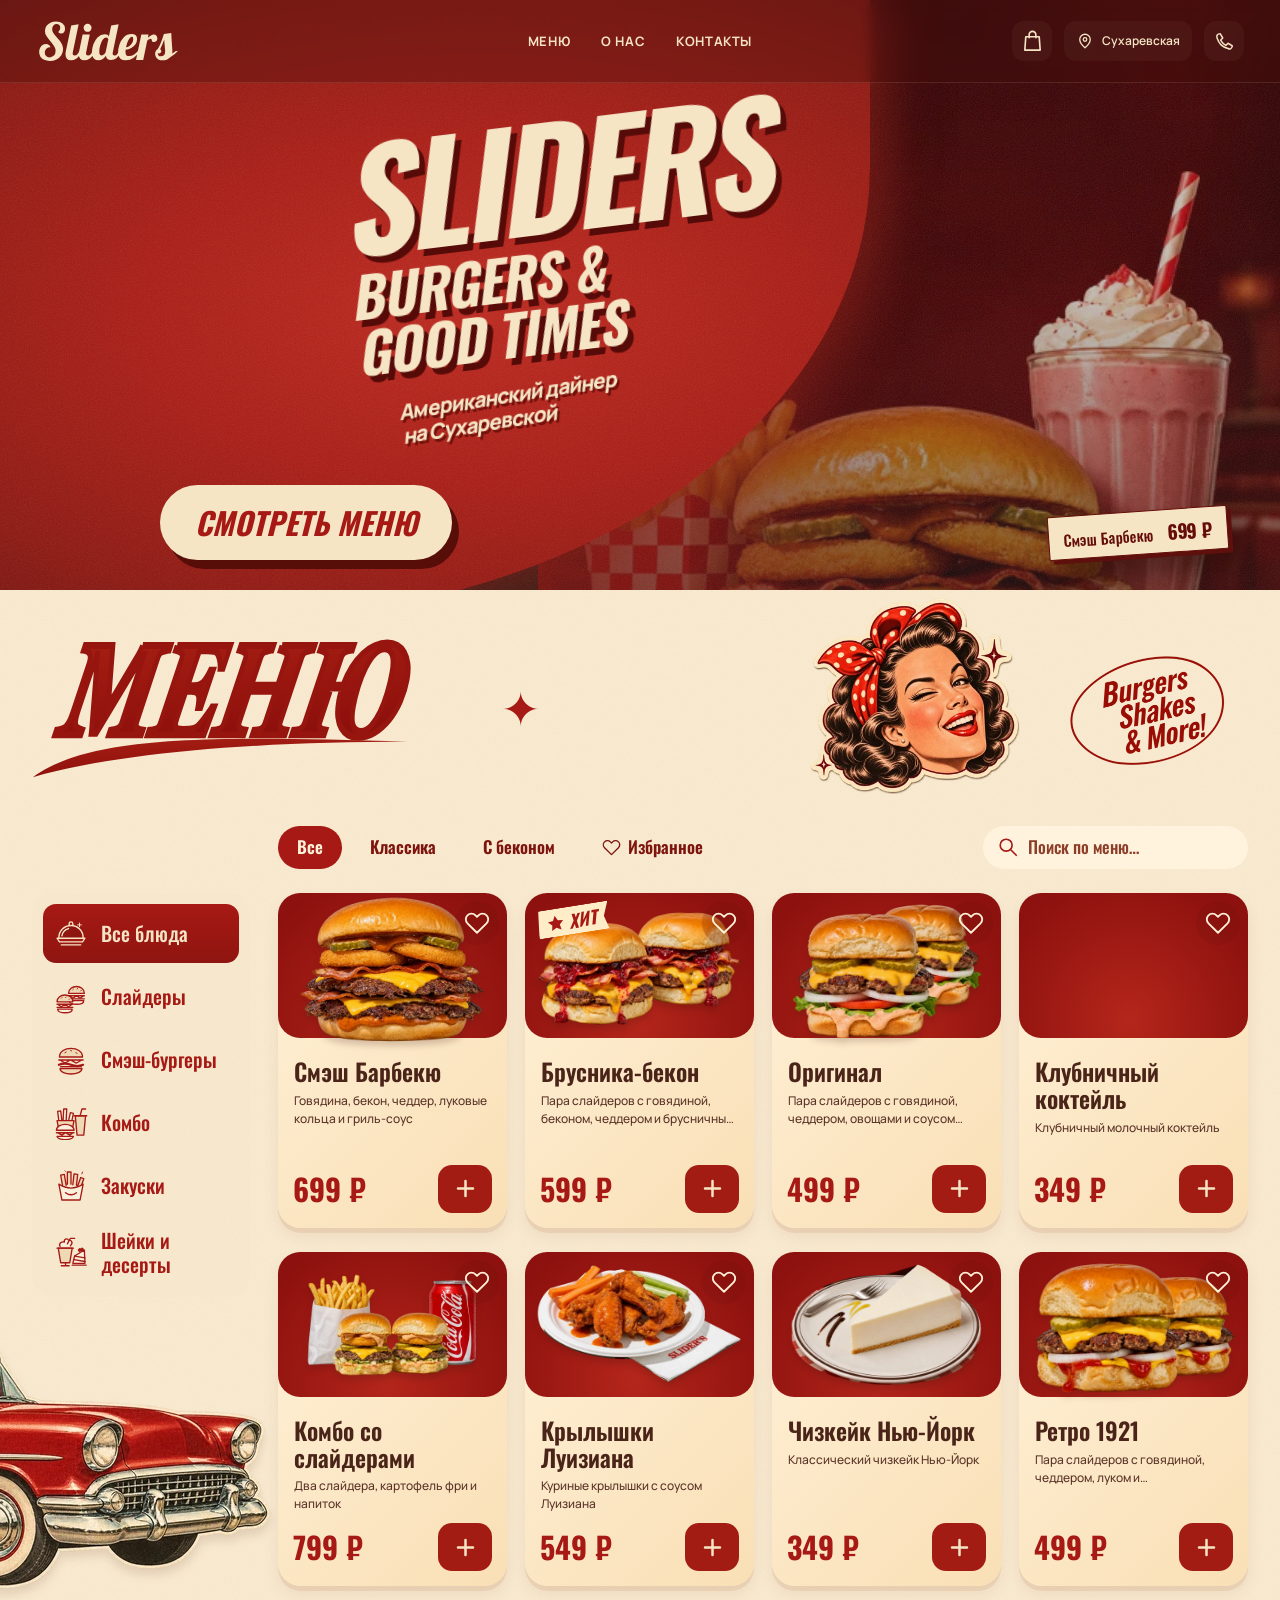
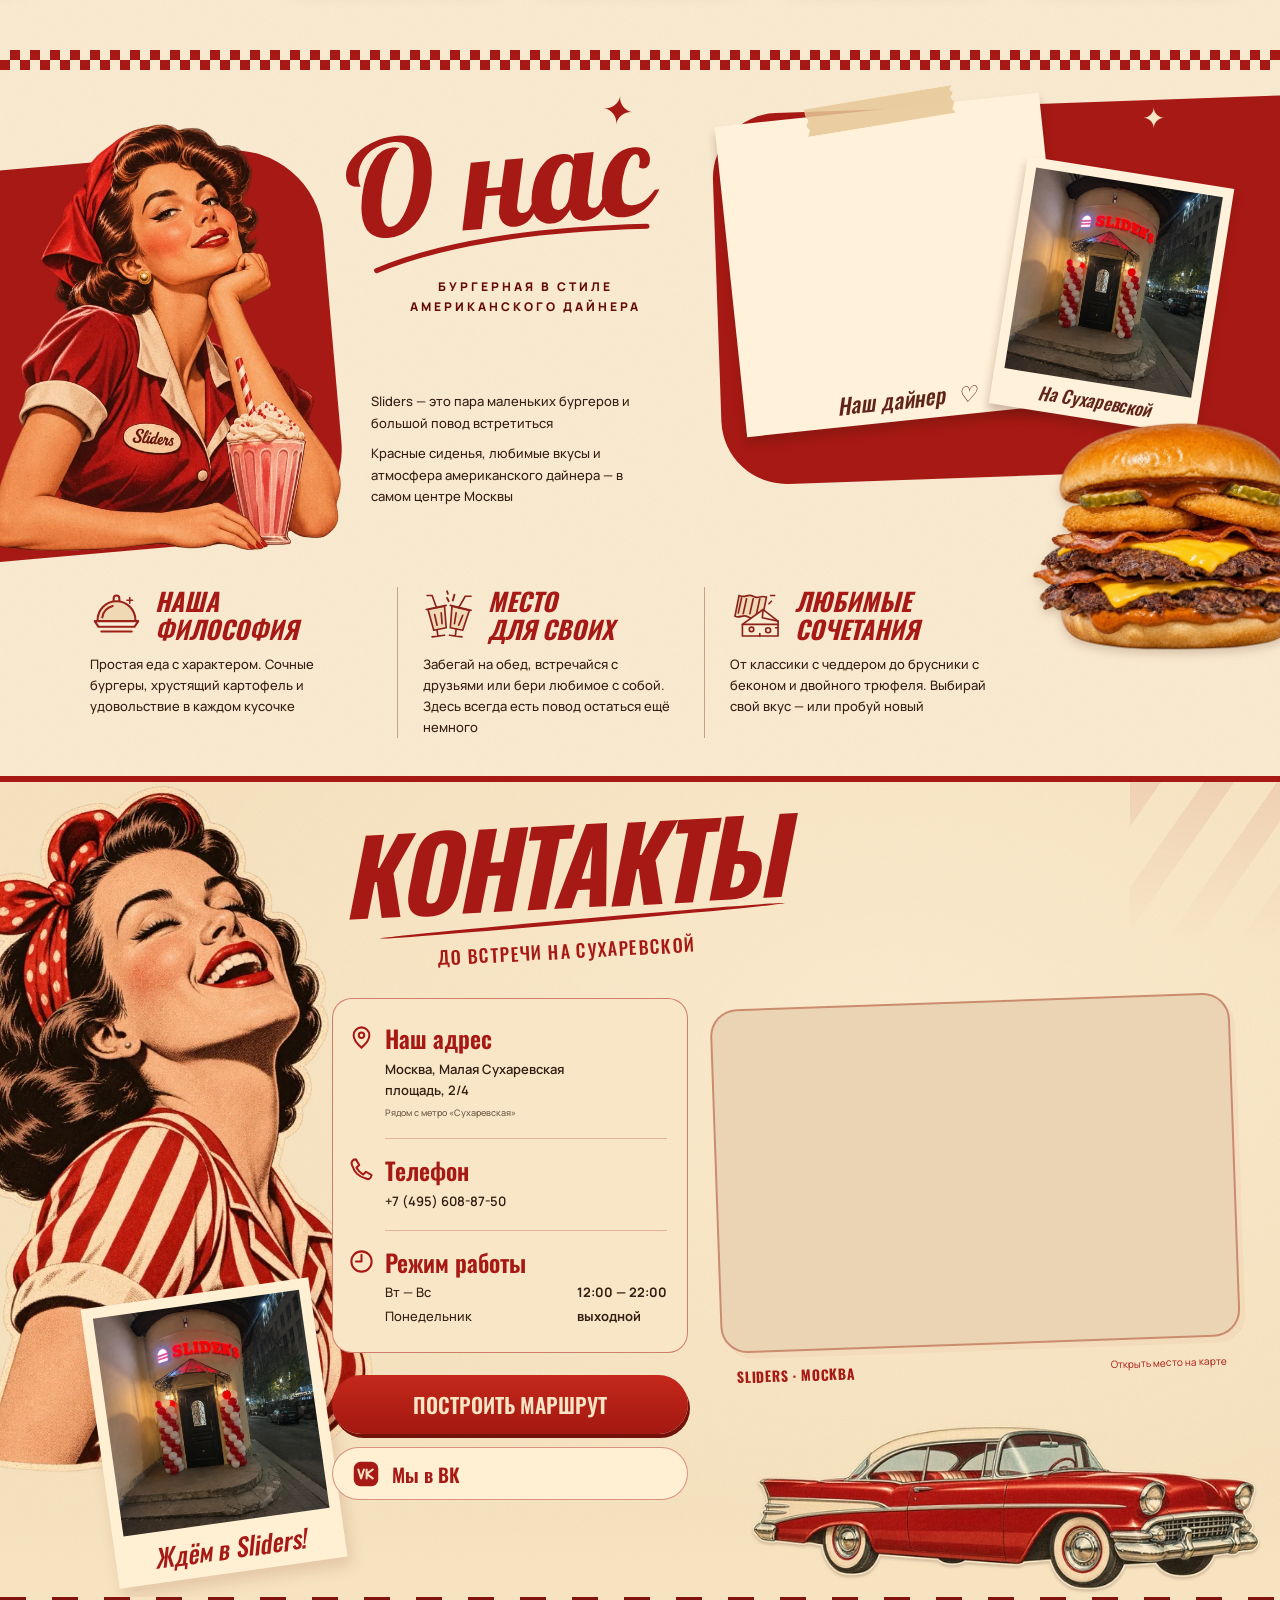
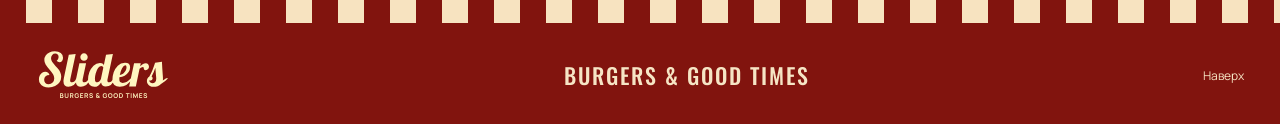
<file: index.html>
<!doctype html>
<html lang="ru"><head><meta charset="utf-8"><meta name="viewport" content="width=device-width,initial-scale=1,viewport-fit=cover"><meta name="theme-color" content="#a31813"><meta name="robots" content="noindex,nofollow"><title>Sliders — Burgers & Good Times</title><meta name="description" content="Слайдеры, большие смэш-бургеры и милкшейки в американском дайнере на Сухаревской. Москва, Малая Сухаревская площадь, 2/4."><meta property="og:title" content="Sliders — Burgers & Good Times"><meta property="og:image" content="https://fastnightshadow-bit.github.io/sliders-diner-demo/assets/smash-bbq-original.jpg"><link rel="icon" type="image/svg+xml" sizes="any" href="assets/favicon-burger.svg"><link rel="preload" as="font" href="assets/font-web-7.woff2" type="font/woff2" crossorigin><link rel="preload" as="font" href="assets/font-web-1.woff2" type="font/woff2" crossorigin><link rel="preconnect" href="https://yandex.ru"><link rel="stylesheet" href="assets/fonts.css"><link rel="stylesheet" href="poster.css"><link rel="stylesheet" href="contacts.css"><link rel="stylesheet" href="about-story.css"><link rel="stylesheet" href="menu-polish.css"><link rel="stylesheet" href="full-menu.css"><script src="dishes.js" defer></script><script src="image-loading.js?v=25" defer></script><script src="cart-recommendations.js?v=26" defer></script><script src="mobile-hero.js?v=30" defer></script><script src="mobile-experience.js?v=29" defer></script><script src="mobile-dialogs.js?v=30" defer></script><script src="cart-options.js?v=32" defer></script><script src="dish-options.js?v=34" defer></script><script src="app.js?v=32" defer></script><script src="map-loading.js?v=31" defer></script><link rel="stylesheet" href="performance.css"><link rel="stylesheet" href="mobile.css"><link rel="stylesheet" href="menu-experience.css?v=22"><link rel="stylesheet" href="cart.css?v=31"><link rel="stylesheet" href="mobile-reference.css?v=30"><link rel="stylesheet" href="dish-options.css?v=35"></head>
<body><a class="skip-link" href="#main">Перейти к содержимому</a>
<header class="site-header"><div class="header-inner"><a class="brand" href="#" aria-label="Sliders — на главную"><span class="checker-mark" aria-hidden="true"></span><picture><source srcset="assets/sliders-wordmark.svg"><img decoding="async" src="assets/sliders-logo.svg" alt="Sliders" width="180" height="76"></picture></a><button class="nav-toggle" aria-label="Открыть навигацию" aria-expanded="false" aria-controls="main-nav"><span></span><span></span></button><nav id="main-nav" class="main-nav" aria-label="Основная навигация"><a href="#menu">Меню</a><a href="#about">О нас</a><a href="#visit">Контакты</a></nav><div class="header-contact"><button class="cart-toggle" type="button" aria-label="Открыть корзину"><img decoding="async" src="assets/icon-bag.svg" alt="" width="23" height="23"><span id="cart-count" hidden>0</span></button><a href="#visit" class="location-pill"><img decoding="async" src="assets/icon-pin.svg" alt="" width="18" height="18"><span>Сухаревская</span></a><a class="phone-circle" href="tel:+74956088750" aria-label="Позвонить в Sliders"><img decoding="async" src="assets/icon-phone.svg" alt="" width="21" height="21"></a></div></div></header>
<main id="main"><section class="poster-hero" aria-labelledby="hero-title"><div class="hero-room"><picture><source media="(max-width:1000px)" srcset="assets/mobile-hero-v28-480.webp 480w, assets/mobile-hero-v28-800.webp 800w, assets/mobile-hero-v28-1000.webp 1000w" sizes="100vw"><img decoding="async" src="assets/diner-evening-1000.webp" srcset="assets/diner-evening-640.webp 640w, assets/diner-evening-1000.webp 1000w, assets/diner-evening.webp 1672w" sizes="(max-width: 800px) 100vw, 60vw" width="1672" height="940" alt="" fetchpriority="high"></picture></div><div class="hero-red"></div><div class="hero-grain" aria-hidden="true"></div><div class="hero-swoosh" aria-hidden="true"></div><div class="hero-copy"><h1 id="hero-title">SLIDERS</h1><p class="hero-motto">BURGERS & <br>GOOD TIMES</p><p class="hero-subtitle">Американский дайнер<br> на Сухаревской</p><span class="hero-small">МАЛЕНЬКИЕ БУРГЕРЫ · БОЛЬШОЙ ВКУС</span></div><div class="hero-scene"><div class="hero-woman parallax-layer" data-depth="0.018"><picture><source media="(max-width:1000px)" srcset="[data-uri]"><img decoding="async" src="assets/hostess-1000.webp" srcset="assets/hostess-640.webp 640w, assets/hostess-1000.webp 1000w, assets/hostess.webp 1024w" sizes="(min-width: 1452px) 450px, (min-width: 1001px) 31vw, (min-width: 536px) 245px, calc(49vw - 18px)" width="1024" height="1536" alt="" fetchpriority="high"></picture></div><div class="hero-food parallax-layer" data-depth="-0.012"><picture><source media="(max-width:1000px)" srcset="[data-uri]"><img decoding="async" class="food-cutout food-photo" src="assets/bbq-cutout-v5-1000.webp" srcset="assets/menu-food-v23-bbq-320.webp 320w, assets/menu-food-v23-bbq-480.webp 480w, assets/bbq-cutout-v5-640.webp 640w, assets/bbq-cutout-v5-1000.webp 1000w, assets/bbq-cutout-v5.webp 1435w" sizes="(min-width: 1582px) 680px, (min-width: 1001px) 43vw, (min-width: 650px) 460px, calc(75vw - 27px)" alt="Смэш Барбекю" width="1435" height="1096" fetchpriority="high"></picture><span class="hero-food-label">Смэш Барбекю <b>699 ₽</b></span></div></div><span class="hero-star star-one" aria-hidden="true">✦</span><span class="hero-star star-two" aria-hidden="true">✦</span><a href="#menu" class="hero-button">Смотреть меню </a><span class="hero-checks" aria-hidden="true"></span></section>
<section class="menu-section paper" id="menu" aria-labelledby="menu-title"><div class="menu-container">
<div class="menu-banner"><h2 id="menu-title"><span class="sr-only">Меню</span><img class="menu-lettering" src="assets/menu-lettering.svg" width="440" height="160" alt="" decoding="async"></h2><span class="menu-spark" aria-hidden="true">✦</span><div class="menu-portrait" aria-hidden="true"><img src="assets/menu-sticker-stars-640.webp" srcset="assets/menu-sticker-stars-384.webp 384w, assets/menu-sticker-stars-640.webp 640w" sizes="(max-width: 359px) 116px, (max-width: 480px) 132px, (max-width: 700px) 170px, (max-width: 1000px) 180px, (max-width: 1250px) 210px, 230px" width="1349" height="1166" alt="" loading="lazy" decoding="async"></div><div class="menu-sign"><img src="assets/menu-badge-v23-400.webp" srcset="assets/menu-badge-v23-400.webp 400w, assets/menu-badge-v23-800.webp 800w" sizes="(max-width: 700px) 120px, 200px" width="200" height="140" alt="Burgers Shakes &amp; More!" decoding="async"></div></div>
<div class="menu-layout"><aside class="menu-sidebar" aria-label="Разделы меню"><div class="filters" role="group" aria-label="Категории меню" hidden><button type="button" data-filter="all" aria-pressed="true"><svg class="category-icon" width="38" height="38" aria-hidden="true" xmlns="http://www.w3.org/2000/svg" viewBox="0 0 56 56" fill="none" stroke="currentColor" stroke-width="2.2" stroke-linecap="round" stroke-linejoin="round"><path d="M8 34a20 20 0 0 1 40 0" fill="var(--category-icon-base, #efd8b4)"/><path d="M13 31a15 15 0 0 1 11-12"/><path d="M5 35h46l-4 6H9z" fill="var(--category-icon-highlight, #faf0dc)"/><path d="M25 13v-2a3 3 0 0 1 6 0v2M12 46h32"/><path d="M42 10v6m-3-3h6" stroke-width="1.6"/></svg><span>Все блюда<small data-count hidden></small></span></button><button type="button" data-filter="sliders" aria-pressed="false"><svg class="category-icon" width="38" height="38" aria-hidden="true" xmlns="http://www.w3.org/2000/svg" viewBox="0 0 56 56" fill="none" stroke="currentColor" stroke-width="2.2" stroke-linecap="round" stroke-linejoin="round"><g transform="translate(23 6)"><path d="M1 16C1 1 27 1 27 16Z" fill="var(--category-icon-base, #efd8b4)"/><path d="m8 10 1-1m6 0 1-1m5 4 1-1" stroke-width="1.5"/><path d="M1 20h26m-25 0 6 4 6-4 6 4 6-4M2 28h24c0 8-24 8-24 0Z" fill="var(--category-icon-highlight, #faf0dc)"/><path d="M1 25h26"/></g><g transform="translate(4 20)"><path d="M1 16C1 1 27 1 27 16Z" fill="var(--category-icon-base, #efd8b4)"/><path d="m8 10 1-1m6 0 1-1m5 4 1-1" stroke-width="1.5"/><path d="M1 20h26m-25 0 6 4 6-4 6 4 6-4M2 28h24c0 8-24 8-24 0Z" fill="var(--category-icon-highlight, #faf0dc)"/><path d="M1 25h26"/></g></svg><span>Слайдеры<small data-count hidden></small></span></button><button type="button" data-filter="smash" aria-pressed="false"><svg class="category-icon" width="38" height="38" aria-hidden="true" xmlns="http://www.w3.org/2000/svg" viewBox="0 0 56 56" fill="none" stroke="currentColor" stroke-width="2.2" stroke-linecap="round" stroke-linejoin="round"><path d="M9 23C9 4 47 4 47 23Z" fill="var(--category-icon-base, #efd8b4)"/><path d="m18 16 2-1m7-3 2 1m7 3 2 1" stroke-width="1.5"/><path d="M8 28h40M10 28l8 5 9-5 10 5 9-5"/><path d="M8 36q10-4 20 0t20 0" stroke-width="3.5"/><path d="M10 42h36c0 12-36 12-36 0Z" fill="var(--category-icon-base, #efd8b4)"/><path d="M11 39h34"/></svg><span>Смэш-бургеры<small data-count hidden></small></span></button><button type="button" data-filter="combo" aria-pressed="false"><svg class="category-icon" width="38" height="38" aria-hidden="true" xmlns="http://www.w3.org/2000/svg" viewBox="0 0 56 56" fill="none" stroke="currentColor" stroke-width="2.2" stroke-linecap="round" stroke-linejoin="round"><path d="m35 16 3 32h11l3-32z" fill="var(--category-icon-base, #efd8b4)"/><path d="M33 16h21M43 16l3-11h6"/><path d="M8 24 6 9l5-1 2 16m2-1 1-18h5l-1 19m4 0 3-13 5 1-3 14" fill="var(--category-icon-highlight, #faf0dc)"/><path d="m5 24 3 15h22l3-15z" fill="var(--category-icon-base, #efd8b4)"/><path d="M4 40C4 27 33 27 33 40Z" fill="var(--category-icon-highlight, #faf0dc)"/><path d="M4 44h29m-27 0 7 4 6-4 7 4 5-4M5 50h27c-2 7-25 7-27 0Z" fill="var(--category-icon-highlight, #faf0dc)"/></svg><span>Комбо<small data-count hidden></small></span></button><button type="button" data-filter="snacks" aria-pressed="false"><svg class="category-icon" width="38" height="38" aria-hidden="true" xmlns="http://www.w3.org/2000/svg" viewBox="0 0 56 56" fill="none" stroke="currentColor" stroke-width="2.2" stroke-linecap="round" stroke-linejoin="round"><path d="m14 27-3-17 6-1 3 18m2-2V5h6v20m3 1 2-18 6 1-2 18m2 1 5-14 5 2-5 15" fill="var(--category-icon-base, #efd8b4)"/><path d="M8 25q20 13 40 0l-5 26H13Z" fill="var(--category-icon-highlight, #faf0dc)"/><path d="M19 39q9 7 18 0"/><path d="m18 3 1 1m28 1-1 3" stroke-width="1.5"/></svg><span>Закуски<small data-count hidden></small></span></button><button type="button" data-filter="sweet" aria-pressed="false"><svg class="category-icon" width="38" height="38" aria-hidden="true" xmlns="http://www.w3.org/2000/svg" viewBox="0 0 56 56" fill="none" stroke="currentColor" stroke-width="2.2" stroke-linecap="round" stroke-linejoin="round"><path d="M7 20h23l-4 24H11Z" fill="var(--category-icon-base, #efd8b4)"/><path d="M5 20h27M12 49h13m-6-5v5M10 17c-3-5 3-8 7-7-1-5 5-7 7-3 5-1 8 5 3 9M22 13l5-9h7" fill="var(--category-icon-highlight, #faf0dc)"/><path d="M34 33 50 23l1 22H31z" fill="var(--category-icon-highlight, #faf0dc)"/><path d="m34 33 17 3m-18 3 18 3M30 48h23"/><path d="M42 26c-4-1-2-7 2-5 3-3 7 1 3 4" fill="currentColor" stroke-width="1.5"/></svg><span>Шейки и десерты<small data-count hidden></small></span></button></div><img class="menu-car" src="assets/menu-car-v22-1600.webp" srcset="assets/menu-car-v22-800.webp 800w, assets/menu-car-v22-1600.webp 1600w, assets/menu-car-v22-2172.webp 2172w" sizes="(min-width: 1251px) 800px, (min-width: 1001px) 700px, 1px" width="2172" height="724" alt="" loading="lazy" decoding="async"></aside>
<div class="menu-content"><button class="mobile-reference-only mobile-menu-tools-toggle" id="mobile-menu-tools-toggle" type="button" aria-expanded="false" aria-controls="menu-tools">Поиск и избранное</button><div class="menu-tools" id="menu-tools"><div class="menu-tags" role="group" aria-label="Подбор блюда"><button type="button" data-menu-tag="all" aria-pressed="true">Все</button><button type="button" data-menu-tag="classic" aria-pressed="false">Классика</button><button type="button" data-menu-tag="bacon" aria-pressed="false">С беконом</button><button type="button" data-menu-tag="favorite" aria-pressed="false"><svg viewBox="0 0 24 24" fill="none" stroke="currentColor" stroke-width="1.7" stroke-linecap="round" stroke-linejoin="round" aria-hidden="true"><path d="M20.8 4.9a5.2 5.2 0 0 0-7.4 0L12 6.3l-1.4-1.4a5.2 5.2 0 0 0-7.4 7.4L12 21l8.8-8.7a5.2 5.2 0 0 0 0-7.4Z"/></svg>Избранное</button></div><label class="menu-search"><svg viewBox="0 0 24 24" fill="none" stroke="currentColor" stroke-width="1.8" stroke-linecap="round" aria-hidden="true"><circle cx="10" cy="10" r="6.5"/><path d="m15 15 6 6"/></svg><span class="sr-only">Поиск по меню</span><input id="menu-search" type="search" placeholder="Поиск по меню…" autocomplete="off" aria-controls="menu-grid"></label></div>
<div class="menu-grid" id="menu-grid"><article class="food-card burger-pop" data-category="smash" data-dish="bbq">
<button class="food-open" type="button" data-open-dish="bbq" aria-label="Смэш Барбекю — 699 рублей, подробнее"><div class="food-stage"><img class="food-cutout food-photo" src="assets/bbq-cutout-v5-640.webp" srcset="assets/menu-food-v23-bbq-320.webp 320w, assets/menu-food-v23-bbq-480.webp 480w, assets/bbq-cutout-v5-640.webp 640w, assets/bbq-cutout-v5-1000.webp 1000w, assets/bbq-cutout-v5.webp 1435w" sizes="(min-width: 1594px) 308px, (min-width: 1251px) calc((100vw - 364px) / 4), (min-width: 1001px) calc((100vw - 316px) / 3), (min-width: 497px) 154px, (min-width: 360px) 31vw, 96px" width="1435" height="1096" alt="Смэш Барбекю" loading="lazy" decoding="async"></div><div class="food-info"><h3>Смэш Барбекю</h3><p class="food-description">Говядина, бекон, чеддер, луковые кольца и гриль-соус</p></div></button>

<button class="favorite-toggle" type="button" data-favorite="bbq" aria-pressed="false" aria-label="В избранное: Смэш Барбекю"><svg viewBox="0 0 24 24" fill="none" stroke="currentColor" stroke-width="1.7" stroke-linecap="round" stroke-linejoin="round" aria-hidden="true"><path d="M20.8 4.9a5.2 5.2 0 0 0-7.4 0L12 6.3l-1.4-1.4a5.2 5.2 0 0 0-7.4 7.4L12 21l8.8-8.7a5.2 5.2 0 0 0 0-7.4Z"/></svg></button>
<div class="food-actions"><strong>699 ₽</strong><button class="quick-add" type="button" data-add-dish="bbq" aria-label="Добавить в корзину: Смэш Барбекю"><svg class="add-symbol" viewBox="0 0 20 20" fill="none" stroke="currentColor" stroke-width="2" stroke-linecap="round" aria-hidden="true"><path d="M10 4v12M4 10h12"/></svg><svg class="added-symbol" viewBox="0 0 24 24" fill="none" stroke="currentColor" stroke-width="2" stroke-linecap="round" stroke-linejoin="round" aria-hidden="true"><path d="m5 12 4 4 10-10"/></svg></button></div></article>
<article class="food-card burger-pop" data-category="sliders" data-dish="bacon">
<button class="food-open" type="button" data-open-dish="bacon" aria-label="Брусника-бекон — 599 рублей, подробнее"><div class="food-stage"><img class="food-cutout food-photo" src="assets/bacon-cutout-v5-640.webp" srcset="assets/menu-food-v23-bacon-320.webp 320w, assets/menu-food-v23-bacon-480.webp 480w, assets/bacon-cutout-v5-640.webp 640w, assets/bacon-cutout-v5-1000.webp 1000w, assets/bacon-cutout-v5.webp 1450w" sizes="(min-width: 1594px) 308px, (min-width: 1251px) calc((100vw - 364px) / 4), (min-width: 1001px) calc((100vw - 316px) / 3), (min-width: 497px) 154px, (min-width: 360px) 31vw, 96px" width="1450" height="871" alt="Брусника-бекон" loading="lazy" decoding="async"></div><div class="food-info"><h3>Брусника-бекон</h3><p class="food-description">Пара слайдеров с говядиной, беконом, чеддером и брусничным соусом</p></div></button>
<span class="dish-ribbon"><svg viewBox="0 0 20 20" aria-hidden="true"><path fill="currentColor" d="m10 1 2.8 5.7 6.2.9-4.5 4.4 1.1 6.2L10 15.3l-5.6 2.9 1.1-6.2L1 7.6l6.2-.9Z"/></svg>Хит</span>
<button class="favorite-toggle" type="button" data-favorite="bacon" aria-pressed="false" aria-label="В избранное: Брусника-бекон"><svg viewBox="0 0 24 24" fill="none" stroke="currentColor" stroke-width="1.7" stroke-linecap="round" stroke-linejoin="round" aria-hidden="true"><path d="M20.8 4.9a5.2 5.2 0 0 0-7.4 0L12 6.3l-1.4-1.4a5.2 5.2 0 0 0-7.4 7.4L12 21l8.8-8.7a5.2 5.2 0 0 0 0-7.4Z"/></svg></button>
<div class="food-actions"><strong>599 ₽</strong><button class="quick-add" type="button" data-add-dish="bacon" aria-label="Добавить в корзину: Брусника-бекон"><svg class="add-symbol" viewBox="0 0 20 20" fill="none" stroke="currentColor" stroke-width="2" stroke-linecap="round" aria-hidden="true"><path d="M10 4v12M4 10h12"/></svg><svg class="added-symbol" viewBox="0 0 24 24" fill="none" stroke="currentColor" stroke-width="2" stroke-linecap="round" stroke-linejoin="round" aria-hidden="true"><path d="m5 12 4 4 10-10"/></svg></button></div></article>
<article class="food-card burger-pop" data-category="sliders" data-dish="original">
<button class="food-open" type="button" data-open-dish="original" aria-label="Оригинал — 499 рублей, подробнее"><div class="food-stage"><img class="food-cutout food-photo" src="assets/original-cutout-v5-640.webp" srcset="assets/menu-food-v23-original-320.webp 320w, assets/menu-food-v23-original-480.webp 480w, assets/original-cutout-v5-640.webp 640w, assets/original-cutout-v5-1000.webp 1000w, assets/original-cutout-v5.webp 1450w" sizes="(min-width: 1594px) 308px, (min-width: 1251px) calc((100vw - 364px) / 4), (min-width: 1001px) calc((100vw - 316px) / 3), (min-width: 497px) 154px, (min-width: 360px) 31vw, 96px" width="1450" height="967" alt="Оригинал" loading="lazy" decoding="async"></div><div class="food-info"><h3>Оригинал</h3><p class="food-description">Пара слайдеров с говядиной, чеддером, овощами и соусом Special</p></div></button>

<button class="favorite-toggle" type="button" data-favorite="original" aria-pressed="false" aria-label="В избранное: Оригинал"><svg viewBox="0 0 24 24" fill="none" stroke="currentColor" stroke-width="1.7" stroke-linecap="round" stroke-linejoin="round" aria-hidden="true"><path d="M20.8 4.9a5.2 5.2 0 0 0-7.4 0L12 6.3l-1.4-1.4a5.2 5.2 0 0 0-7.4 7.4L12 21l8.8-8.7a5.2 5.2 0 0 0 0-7.4Z"/></svg></button>
<div class="food-actions"><strong>499 ₽</strong><button class="quick-add" type="button" data-add-dish="original" aria-label="Добавить в корзину: Оригинал"><svg class="add-symbol" viewBox="0 0 20 20" fill="none" stroke="currentColor" stroke-width="2" stroke-linecap="round" aria-hidden="true"><path d="M10 4v12M4 10h12"/></svg><svg class="added-symbol" viewBox="0 0 24 24" fill="none" stroke="currentColor" stroke-width="2" stroke-linecap="round" stroke-linejoin="round" aria-hidden="true"><path d="m5 12 4 4 10-10"/></svg></button></div></article>
<article class="food-card" data-category="sweet" data-dish="shake">
<button class="food-open" type="button" data-open-dish="shake" aria-label="Клубничный молочный коктейль — 349 рублей, подробнее"><div class="food-stage"><img class="food-cutout food-photo" src="assets/menu-food-v23-shake-192.webp" srcset="assets/menu-food-v23-shake-96.webp 96w, assets/menu-food-v23-shake-192.webp 192w, assets/menu-food-v23-shake-320.webp 320w, assets/menu-food-v23-shake-435.webp 435w" sizes="80px" width="435" height="1240" alt="Молочный коктейль" loading="lazy" decoding="async"></div><div class="food-info"><h3>Клубничный коктейль</h3><p class="food-description">Клубничный молочный коктейль</p></div></button>

<button class="favorite-toggle" type="button" data-favorite="shake" aria-pressed="false" aria-label="В избранное: Клубничный молочный коктейль"><svg viewBox="0 0 24 24" fill="none" stroke="currentColor" stroke-width="1.7" stroke-linecap="round" stroke-linejoin="round" aria-hidden="true"><path d="M20.8 4.9a5.2 5.2 0 0 0-7.4 0L12 6.3l-1.4-1.4a5.2 5.2 0 0 0-7.4 7.4L12 21l8.8-8.7a5.2 5.2 0 0 0 0-7.4Z"/></svg></button>
<div class="food-actions"><strong>349 ₽</strong><button class="quick-add" type="button" data-add-dish="shake" aria-label="Добавить в корзину: Клубничный молочный коктейль"><svg class="add-symbol" viewBox="0 0 20 20" fill="none" stroke="currentColor" stroke-width="2" stroke-linecap="round" aria-hidden="true"><path d="M10 4v12M4 10h12"/></svg><svg class="added-symbol" viewBox="0 0 24 24" fill="none" stroke="currentColor" stroke-width="2" stroke-linecap="round" stroke-linejoin="round" aria-hidden="true"><path d="m5 12 4 4 10-10"/></svg></button></div></article>
<article class="food-card" data-category="combo" data-dish="combo">
<button class="food-open" type="button" data-open-dish="combo" aria-label="Комбо со слайдерами · Классика — 799 рублей, подробнее"><div class="food-stage"><img class="food-cutout food-photo" src="assets/combo-cutout-v5-640.webp" srcset="assets/menu-food-v23-combo-320.webp 320w, assets/menu-food-v23-combo-480.webp 480w, assets/combo-cutout-v5-640.webp 640w, assets/combo-cutout-v5-1000.webp 1000w, assets/combo-cutout-v5.webp 1450w" sizes="(min-width: 1594px) 308px, (min-width: 1251px) calc((100vw - 364px) / 4), (min-width: 1001px) calc((100vw - 316px) / 3), (min-width: 497px) 154px, (min-width: 360px) 31vw, 96px" width="1450" height="967" alt="Комбо со слайдерами" loading="lazy" decoding="async"></div><div class="food-info"><h3>Комбо со слайдерами</h3><p class="food-description">Два слайдера, картофель фри и напиток</p></div></button>

<button class="favorite-toggle" type="button" data-favorite="combo" aria-pressed="false" aria-label="В избранное: Комбо со слайдерами · Классика"><svg viewBox="0 0 24 24" fill="none" stroke="currentColor" stroke-width="1.7" stroke-linecap="round" stroke-linejoin="round" aria-hidden="true"><path d="M20.8 4.9a5.2 5.2 0 0 0-7.4 0L12 6.3l-1.4-1.4a5.2 5.2 0 0 0-7.4 7.4L12 21l8.8-8.7a5.2 5.2 0 0 0 0-7.4Z"/></svg></button>
<div class="food-actions"><strong>799 ₽</strong><button class="quick-add" type="button" data-add-dish="combo" aria-label="Добавить в корзину: Комбо со слайдерами · Классика"><svg class="add-symbol" viewBox="0 0 20 20" fill="none" stroke="currentColor" stroke-width="2" stroke-linecap="round" aria-hidden="true"><path d="M10 4v12M4 10h12"/></svg><svg class="added-symbol" viewBox="0 0 24 24" fill="none" stroke="currentColor" stroke-width="2" stroke-linecap="round" stroke-linejoin="round" aria-hidden="true"><path d="m5 12 4 4 10-10"/></svg></button></div></article>
<article class="food-card" data-category="snacks" data-dish="wings">
<button class="food-open" type="button" data-open-dish="wings" aria-label="Крылышки Луизиана — 549 рублей, подробнее"><div class="food-stage"><img class="food-cutout food-photo" src="assets/menu-food-v23-wings-640.webp" srcset="assets/menu-food-v23-wings-320.webp 320w, assets/menu-food-v23-wings-480.webp 480w, assets/menu-food-v23-wings-640.webp 640w, assets/menu-food-v23-wings-970.webp 970w" sizes="(min-width: 1594px) 308px, (min-width: 1251px) calc((100vw - 364px) / 4), (min-width: 1001px) calc((100vw - 316px) / 3), (min-width: 497px) 154px, (min-width: 360px) 31vw, 96px" width="970" height="565" alt="Крылышки Луизиана" loading="lazy" decoding="async"></div><div class="food-info"><h3>Крылышки Луизиана</h3><p class="food-description">Куриные крылышки с соусом Луизиана</p></div></button>

<button class="favorite-toggle" type="button" data-favorite="wings" aria-pressed="false" aria-label="В избранное: Крылышки Луизиана"><svg viewBox="0 0 24 24" fill="none" stroke="currentColor" stroke-width="1.7" stroke-linecap="round" stroke-linejoin="round" aria-hidden="true"><path d="M20.8 4.9a5.2 5.2 0 0 0-7.4 0L12 6.3l-1.4-1.4a5.2 5.2 0 0 0-7.4 7.4L12 21l8.8-8.7a5.2 5.2 0 0 0 0-7.4Z"/></svg></button>
<div class="food-actions"><strong>549 ₽</strong><button class="quick-add" type="button" data-add-dish="wings" aria-label="Добавить в корзину: Крылышки Луизиана"><svg class="add-symbol" viewBox="0 0 20 20" fill="none" stroke="currentColor" stroke-width="2" stroke-linecap="round" aria-hidden="true"><path d="M10 4v12M4 10h12"/></svg><svg class="added-symbol" viewBox="0 0 24 24" fill="none" stroke="currentColor" stroke-width="2" stroke-linecap="round" stroke-linejoin="round" aria-hidden="true"><path d="m5 12 4 4 10-10"/></svg></button></div></article>
<article class="food-card" data-category="sweet" data-dish="cheesecake">
<button class="food-open" type="button" data-open-dish="cheesecake" aria-label="Чизкейк Нью-Йорк — 349 рублей, подробнее"><div class="food-stage"><img class="food-cutout food-photo" src="assets/menu-food-v23-cheesecake-640.webp" srcset="assets/menu-food-v23-cheesecake-320.webp 320w, assets/menu-food-v23-cheesecake-480.webp 480w, assets/menu-food-v23-cheesecake-640.webp 640w, assets/menu-food-v23-cheesecake-1000.webp 1000w, assets/menu-food-v23-cheesecake-1130.webp 1130w" sizes="(min-width: 1594px) 308px, (min-width: 1251px) calc((100vw - 364px) / 4), (min-width: 1001px) calc((100vw - 316px) / 3), (min-width: 497px) 154px, (min-width: 360px) 31vw, 96px" width="1130" height="730" alt="Чизкейк Нью-Йорк" loading="lazy" decoding="async"></div><div class="food-info"><h3>Чизкейк Нью-Йорк</h3><p class="food-description">Классический чизкейк Нью-Йорк</p></div></button>

<button class="favorite-toggle" type="button" data-favorite="cheesecake" aria-pressed="false" aria-label="В избранное: Чизкейк Нью-Йорк"><svg viewBox="0 0 24 24" fill="none" stroke="currentColor" stroke-width="1.7" stroke-linecap="round" stroke-linejoin="round" aria-hidden="true"><path d="M20.8 4.9a5.2 5.2 0 0 0-7.4 0L12 6.3l-1.4-1.4a5.2 5.2 0 0 0-7.4 7.4L12 21l8.8-8.7a5.2 5.2 0 0 0 0-7.4Z"/></svg></button>
<div class="food-actions"><strong>349 ₽</strong><button class="quick-add" type="button" data-add-dish="cheesecake" aria-label="Добавить в корзину: Чизкейк Нью-Йорк"><svg class="add-symbol" viewBox="0 0 20 20" fill="none" stroke="currentColor" stroke-width="2" stroke-linecap="round" aria-hidden="true"><path d="M10 4v12M4 10h12"/></svg><svg class="added-symbol" viewBox="0 0 24 24" fill="none" stroke="currentColor" stroke-width="2" stroke-linecap="round" stroke-linejoin="round" aria-hidden="true"><path d="m5 12 4 4 10-10"/></svg></button></div></article>
<article class="food-card burger-pop" data-category="sliders" data-dish="retro">
<button class="food-open" type="button" data-open-dish="retro" aria-label="Ретро 1921 — 499 рублей, подробнее"><div class="food-stage"><img class="food-cutout food-photo" src="assets/retro-cutout-v5-640.webp" srcset="assets/menu-food-v23-retro-320.webp 320w, assets/menu-food-v23-retro-480.webp 480w, assets/retro-cutout-v5-640.webp 640w, assets/retro-cutout-v5-1000.webp 1000w, assets/retro-cutout-v5.webp 1450w" sizes="(min-width: 1594px) 308px, (min-width: 1251px) calc((100vw - 364px) / 4), (min-width: 1001px) calc((100vw - 316px) / 3), (min-width: 497px) 154px, (min-width: 360px) 31vw, 96px" width="1450" height="967" alt="Ретро 1921" loading="lazy" decoding="async"></div><div class="food-info"><h3>Ретро 1921</h3><p class="food-description">Пара слайдеров с говядиной, чеддером, луком и маринованными огурцами</p></div></button>

<button class="favorite-toggle" type="button" data-favorite="retro" aria-pressed="false" aria-label="В избранное: Ретро 1921"><svg viewBox="0 0 24 24" fill="none" stroke="currentColor" stroke-width="1.7" stroke-linecap="round" stroke-linejoin="round" aria-hidden="true"><path d="M20.8 4.9a5.2 5.2 0 0 0-7.4 0L12 6.3l-1.4-1.4a5.2 5.2 0 0 0-7.4 7.4L12 21l8.8-8.7a5.2 5.2 0 0 0 0-7.4Z"/></svg></button>
<div class="food-actions"><strong>499 ₽</strong><button class="quick-add" type="button" data-add-dish="retro" aria-label="Добавить в корзину: Ретро 1921"><svg class="add-symbol" viewBox="0 0 20 20" fill="none" stroke="currentColor" stroke-width="2" stroke-linecap="round" aria-hidden="true"><path d="M10 4v12M4 10h12"/></svg><svg class="added-symbol" viewBox="0 0 24 24" fill="none" stroke="currentColor" stroke-width="2" stroke-linecap="round" stroke-linejoin="round" aria-hidden="true"><path d="m5 12 4 4 10-10"/></svg></button></div></article></div><div class="menu-empty" id="menu-empty" hidden><p>Пока ничего не нашлось</p><span>Попробуй другой поиск или выбери все блюда</span><button type="button" id="menu-reset">Показать все блюда</button></div><p class="sr-only" id="menu-results" role="status" aria-live="polite" aria-atomic="true"></p></div></div>
</div><div class="menu-toast" id="menu-feedback" role="status" aria-live="polite" aria-atomic="true"></div></section>
<section class="about-section about-story" id="about" aria-label="О Sliders"><span id="gallery" class="story-gallery-anchor" aria-hidden="true"></span><div class="about-story-desktop">
  <div class="story-checkers" aria-hidden="true"></div>
  <div class="story-canvas">
    <div class="story-red-panel" aria-hidden="true"></div><div class="story-left-panel" aria-hidden="true"></div>
    <img decoding="async" class="story-hostess" src="assets/about-hostess-v9-1000.webp" srcset="assets/about-hostess-v9-640.webp 640w, assets/about-hostess-v9-1000.webp 1000w, assets/about-hostess-v9.webp 1136w" sizes="32vw" width="1136" height="1408" alt="" loading="lazy">
    <div class="story-heading"><h2 id="about-title"><span class="sr-only">О нас</span><img decoding="async" src="assets/about-lettering.svg" alt="" width="450" height="190"></h2><svg class="story-underline" viewBox="0 0 340 45" aria-hidden="true"><path d="M9 34C100 5 215 3 328 10" fill="none" stroke="currentColor" stroke-width="6" stroke-linecap="round"/></svg><p>Бургерная в стиле<br>американского дайнера</p></div>
    <div class="story-gallery" aria-label="Настоящие фотографии Sliders"><figure class="story-polaroid story-room"><img decoding="async" src="assets/diner-evening-1000.webp" srcset="assets/diner-evening-640.webp 640w, assets/diner-evening-1000.webp 1000w, assets/diner-evening.webp 1672w" sizes="(max-width: 600px) 45vw, (max-width: 1000px) 300px, 35vw" width="1672" height="940" alt="Настоящий зал Sliders с красными сиденьями и стойкой" loading="lazy"><figcaption>Наш дайнер <span aria-hidden="true">♡</span></figcaption></figure><figure class="story-polaroid story-door"><img decoding="async" src="assets/interior-1280-1000.webp" srcset="assets/interior-1280-640.webp 640w, assets/interior-1280-1000.webp 1000w, assets/interior-1280.webp 1086w" sizes="(max-width: 359px) 90vw, (max-width: 600px) 45vw, (max-width: 1000px) 315px, 480px" width="1086" height="1448" alt="Вход в Sliders на Малой Сухаревской площади" loading="lazy"><figcaption>На Сухаревской</figcaption></figure></div>
    <div class="story-intro"><p>Sliders — это пара маленьких бургеров и большой повод встретиться</p><p>Красные сиденья, любимые вкусы и атмосфера американского дайнера — в самом центре Москвы</p></div>
    <img decoding="async" class="story-burger" src="assets/story-burger-v23-640.webp" srcset="assets/story-burger-v23-640.webp 640w, assets/story-burger-v23-1000.webp 1000w, assets/bbq-restored-v10.webp 1435w" sizes="(max-width: 700px) 45vw, 30vw" width="1435" height="1096" alt="Настоящий смэш-бургер Барбекю Sliders" loading="lazy">
    <span class="story-spark story-spark-one" aria-hidden="true">✦</span><span class="story-spark story-spark-two" aria-hidden="true">✦</span>
    <div class="story-values">
      <article><div class="story-value-heading"><img decoding="async" src="assets/menu-all.svg" alt="" width="58" height="58"><h3>Наша<br> философия</h3></div><p>Простая еда с характером. Сочные бургеры, хрустящий картофель и удовольствие в каждом кусочке</p></article>
      <article><div class="story-value-heading"><img decoding="async" src="assets/about-together-v10.svg" alt="" width="58" height="58"><h3>Место<br> для своих</h3></div><p>Забегай на обед, встречайся с друзьями или бери любимое с собой. Здесь всегда есть повод остаться ещё немного</p></article>
      <article><div class="story-value-heading"><img decoding="async" src="assets/about-flavors-v10.svg" alt="" width="58" height="58"><h3>Любимые<br> сочетания</h3></div><p>От классики с чеддером до брусники с беконом и двойного трюфеля. Выбирай свой вкус — или пробуй новый</p></article>
    </div>
  </div>
</div><div class="about-legacy"><div class="container about-grid"><div class="about-copy" data-reveal><p class="eyebrow">СЛАЙДЕРЫ, ДРУЗЬЯ И ХОРОШИЙ ДЕНЬ</p><h2 id="about-title-mobile">Чуть-чуть Америки<br><em>Прямо в Москве</em></h2><p>Красные сиденья, клетчатые детали и любимые бургеры. Наш маленький американский дайнер — на Малой Сухаревской площади.</p><p>Забегай на пару слайдеров, встречайся с друзьями или бери любимое с собой.</p><a class="cream-link" href="#visit">Увидимся в Sliders </a></div><div class="about-collage" id="gallery-mobile" data-reveal><figure class="room-frame"><img decoding="async" src="assets/diner-evening-1000.webp" srcset="assets/diner-evening-640.webp 640w, assets/diner-evening-1000.webp 1000w, assets/diner-evening.webp 1672w" sizes="(max-width: 800px) 90vw, 35vw" alt="Зал Sliders с красными сиденьями и деревянными столами" width="1672" height="940" loading="lazy"><figcaption>AMERICAN DINER <span>Настоящий Sliders</span></figcaption></figure><figure class="entrance-frame"><img decoding="async" src="assets/interior-1280-1000.webp" srcset="assets/interior-1280-640.webp 640w, assets/interior-1280-1000.webp 1000w, assets/interior-1280.webp 1086w" sizes="(max-width: 359px) 90vw, (max-width: 600px) 45vw, (max-width: 1000px) 315px, 480px" alt="Вход в Sliders на Малой Сухаревской площади" width="1086" height="1448" loading="lazy"><figcaption>Сухаревская · Москва</figcaption></figure></div></div><div class="checker-divider" aria-hidden="true"></div></div></section>
<section class="visit-section paper" id="visit" aria-label="Контакты Sliders"><div class="visit-desktop"><div class="contact-poster"><div class="contact-portrait" aria-hidden="true"><img decoding="async" src="assets/hostess-1000.webp" srcset="assets/hostess-640.webp 640w, assets/hostess-1000.webp 1000w, assets/hostess.webp 1024w" sizes="(max-width: 359px) 90vw, (max-width: 600px) 45vw, (max-width: 1000px) 315px, 480px" alt="" width="1024" height="1536" loading="lazy"></div><header class="contact-heading"><h2>Контакты</h2><p>До встречи на Сухаревской</p></header><a class="entrance-polaroid" href="https://yandex.ru/maps/org/sliders/8034663955/panorama/" target="_blank" rel="noopener noreferrer" aria-label="Посмотреть вход в Sliders на панораме"><img decoding="async" src="assets/interior-1280-1000.webp" srcset="assets/interior-1280-640.webp 640w, assets/interior-1280-1000.webp 1000w, assets/interior-1280.webp 1086w" sizes="(max-width: 359px) 90vw, (max-width: 600px) 45vw, (max-width: 1000px) 315px, 480px" alt="Настоящий вход в Sliders с красной вывеской" width="1280" height="1280" loading="lazy"><span>Ждём в Sliders!</span></a><div class="contact-details"><dl class="contact-info"><div><dt><svg viewBox="0 0 24 24" fill="none" stroke="currentColor" stroke-width="1.8" stroke-linecap="round" stroke-linejoin="round" aria-hidden="true"><path d="M19 10c0 5-7 11-7 11S5 15 5 10a7 7 0 1 1 14 0Z"/><circle cx="12" cy="10" r="2.4"/></svg><span>Наш адрес</span></dt><dd>Москва, Малая Сухаревская<br>площадь, 2/4</dd><dd class="contact-small">Рядом с метро «Сухаревская»</dd></div><div><dt><svg viewBox="0 0 24 24" fill="none" stroke="currentColor" stroke-width="1.8" stroke-linecap="round" stroke-linejoin="round" aria-hidden="true"><path d="m7 3 3 5-2.5 2.5a16 16 0 0 0 6 6L16 14l5 3c-1 4-3 4-5 3C9 18 6 15 3.5 8 2.5 5.5 4 3 7 3Z"/></svg><span>Телефон</span></dt><dd><a href="tel:+74956088750">+7 (495) 608-87-50</a></dd></div><div><dt><svg viewBox="0 0 24 24" fill="none" stroke="currentColor" stroke-width="1.8" stroke-linecap="round" stroke-linejoin="round" aria-hidden="true"><circle cx="12" cy="12" r="9"/><path d="M12 6v6H7"/></svg><span>Режим работы</span></dt><dd class="contact-hours"><span>Вт — Вс</span><b>12:00 — 22:00</b><span>Понедельник</span><b>выходной</b></dd></div></dl><a class="red-button contact-route" href="https://yandex.ru/maps/?mode=routes&amp;rtext=~55.773015,37.628173&amp;ruri=~ymapsbm1%3A%2F%2Forg%3Foid%3D8034663955&amp;rtt=pd" target="_blank" rel="noopener noreferrer">Построить маршрут</a><a class="contact-vk" href="https://vk.com/sliders1921" target="_blank" rel="noopener noreferrer"><img decoding="async" src="assets/icon-vk.svg" width="28" height="28" alt=""><span class="vk-label">Мы в ВК</span></a></div><div class="contact-location"><div class="contact-map"><iframe title="Карточка Sliders на Яндекс Картах" data-src="https://yandex.ru/map-widget/v1/?ol=biz&amp;oid=8034663955&amp;ll=37.628173%2C55.773015&amp;z=17&amp;lang=ru_RU" loading="lazy" referrerpolicy="strict-origin-when-cross-origin" allowfullscreen></iframe></div><a class="contact-map-caption" href="https://yandex.ru/maps/org/sliders/8034663955/" target="_blank" rel="noopener noreferrer"><b>SLIDERS · МОСКВА</b><span>Открыть место на карте</span></a></div><img decoding="async" class="contact-car" src="assets/retro-car.webp" alt="" width="2172" height="724" loading="lazy"></div></div><div class="visit-mobile"><div class="container"><div class="visit-heading"><p class="eyebrow">ЗАХОДИ В ГОСТИ</p><h2 id="visit-title">Твой столик<br>на Сухаревской</h2></div><div class="visit-grid"><div class="address-card"><span class="address-icon" aria-hidden="true">⌖</span><h3>Малая Сухаревская<br>площадь, 2/4</h3><p>Москва · рядом с метро «Сухаревская»<br>Ищи красную вывеску Sliders</p><a class="red-button" href="https://yandex.ru/maps/?mode=routes&amp;rtext=~55.773015,37.628173&amp;ruri=~ymapsbm1%3A%2F%2Forg%3Foid%3D8034663955&amp;rtt=pd" target="_blank" rel="noopener noreferrer">Построить маршрут </a><div class="contact-links"><a href="tel:+74956088750">+7 (495) 608-87-50</a><a href="https://vk.com/sliders1921" target="_blank" rel="noopener noreferrer">Мы в ВК</a></div><p class="hours-note">Часы работы и отзывы — <a href="https://yandex.ru/maps/org/8034663955" target="_blank" rel="noopener noreferrer">на Яндекс Картах</a></p></div><div class="map-card"><iframe title="Sliders на Яндекс Картах — Малая Сухаревская площадь, 2/4" data-src="https://yandex.ru/map-widget/v1/?ol=biz&amp;oid=8034663955&amp;ll=37.628173%2C55.773015&amp;z=17&amp;lang=ru_RU" loading="lazy" referrerpolicy="strict-origin-when-cross-origin" allowfullscreen></iframe><a href="https://yandex.ru/maps/org/8034663955" target="_blank" rel="noopener noreferrer">SLIDERS · МОСКВА <span>Открыть карту</span></a></div></div></div></div></section></main>
<footer><div class="checker-divider" aria-hidden="true"></div><div class="container footer-top"><a href="#" class="brand" aria-label="Sliders — наверх"><img decoding="async" src="assets/sliders-logo.svg" alt="Sliders" width="180" height="76"></a><span>BURGERS & GOOD TIMES</span><a href="#">Наверх</a></div></footer>
<button class="mobile-reference-only mobile-cart-dock" id="mobile-cart-dock" type="button" hidden><img src="assets/icon-bag.svg" width="25" height="28" alt=""><span id="mobile-cart-summary"></span><span class="dock-action">В корзину</span></button>
<dialog id="dish-dialog" class="dish-dialog" aria-labelledby="dialog-title" aria-describedby="dialog-description"><button class="dialog-close" type="button" aria-label="Закрыть карточку блюда">×</button><div class="dialog-shell"><div class="dialog-art"><span class="dialog-star" aria-hidden="true">✦</span><div id="dialog-food"></div><p class="dialog-slogan">ВКУС К КОТОРОМУ <br>ХОЧЕТСЯ ВЕРНУТЬСЯ</p></div><div class="dialog-copy"><p id="dialog-category" class="eyebrow"></p><h2 id="dialog-title"></h2><img decoding="async" class="dialog-woman" src="assets/hostess-1000.webp" srcset="assets/hostess-640.webp 640w, assets/hostess-1000.webp 1000w, assets/hostess.webp 1024w" sizes="(max-width: 359px) 90vw, (max-width: 600px) 45vw, (max-width: 1000px) 315px, 480px" width="1024" height="1536" alt=""><p id="dialog-description"></p><div class="ingredient-box"><h3>Что внутри</h3><p id="ingredient-help" class="ingredient-help">Сними галочку, чтобы убрать. Цена не меняется.</p><ul id="dialog-ingredients"></ul><p id="ingredient-summary" class="ingredient-summary" role="status" aria-live="polite"></p></div><div class="dialog-order"><strong id="dialog-price"></strong><button class="red-button" id="dialog-action" type="button">В корзину </button></div><p class="dialog-note">Если есть аллергия, уточни полный состав у команды Sliders</p><button class="dialog-back" type="button">Вернуться к меню</button></div><div class="dialog-decoration" aria-hidden="true"><div class="dialog-checkers"></div><img decoding="async" class="dialog-car" src="assets/retro-car.webp" width="2172" height="724" alt=""></div></div></dialog><dialog class="cart-dialog" id="cart-dialog" aria-labelledby="cart-title">
  <button class="cart-drag-handle" id="cart-drag-handle" type="button" aria-label="Свернуть корзину"></button>
  <button class="cart-close" aria-label="Закрыть корзину" type="button">×</button>
  <div class="cart-mobile-heading"><img src="assets/cart-diner-v26-480.webp" width="80" height="101" alt="" loading="lazy" decoding="async"><h2 id="cart-mobile-title">Корзина</h2></div>
  <div class="cart-layout">
    <aside class="cart-poster">
      <div class="cart-brand" aria-hidden="true"><div><span>Sliders</span><small>BURGERS & GOOD TIMES</small></div></div>
      <h2 id="cart-title"><span>Твоя</span> Корзина</h2>
      <span class="cart-spark cart-spark-one" aria-hidden="true">✦</span><span class="cart-spark cart-spark-two" aria-hidden="true">✦</span><span class="cart-spark cart-spark-three" aria-hidden="true">✧</span>
      <img class="cart-illustration" src="assets/cart-diner-v26-480.webp" srcset="assets/cart-diner-v26-480.webp 480w, assets/cart-diner-v26-800.webp 800w" sizes="(max-width:850px) 90px, 290px" width="1120" height="1408" alt="" decoding="async" loading="lazy">
    </aside>
    <div class="cart-content">
      <div id="cart-items" aria-label="Блюда в корзине"></div>
      <section class="cart-smart" id="cart-smart" aria-labelledby="cart-smart-title" hidden>
        <div class="cart-smart-heading"><h3 id="cart-smart-title">Умный выбор</h3><p id="cart-smart-caption"></p></div>
        <div class="cart-recommendations" id="cart-recommendations"></div>
      </section>
      <div class="cart-checkout">
        <div class="cart-total"><span>Итого:</span><strong id="cart-total">0 ₽</strong></div>
        <a class="red-button cart-call" href="tel:+74956088750">Заказать по телефону</a>
      </div>
      <div class="cart-footer"><p class="cart-hint">Заказ и наличие блюд уточним по телефону</p><button class="cart-continue" type="button">Продолжить выбирать</button></div>
      <p class="sr-only" id="cart-status" role="status" aria-live="polite"></p>
    </div>
  </div>
</dialog></body></html>
</file>
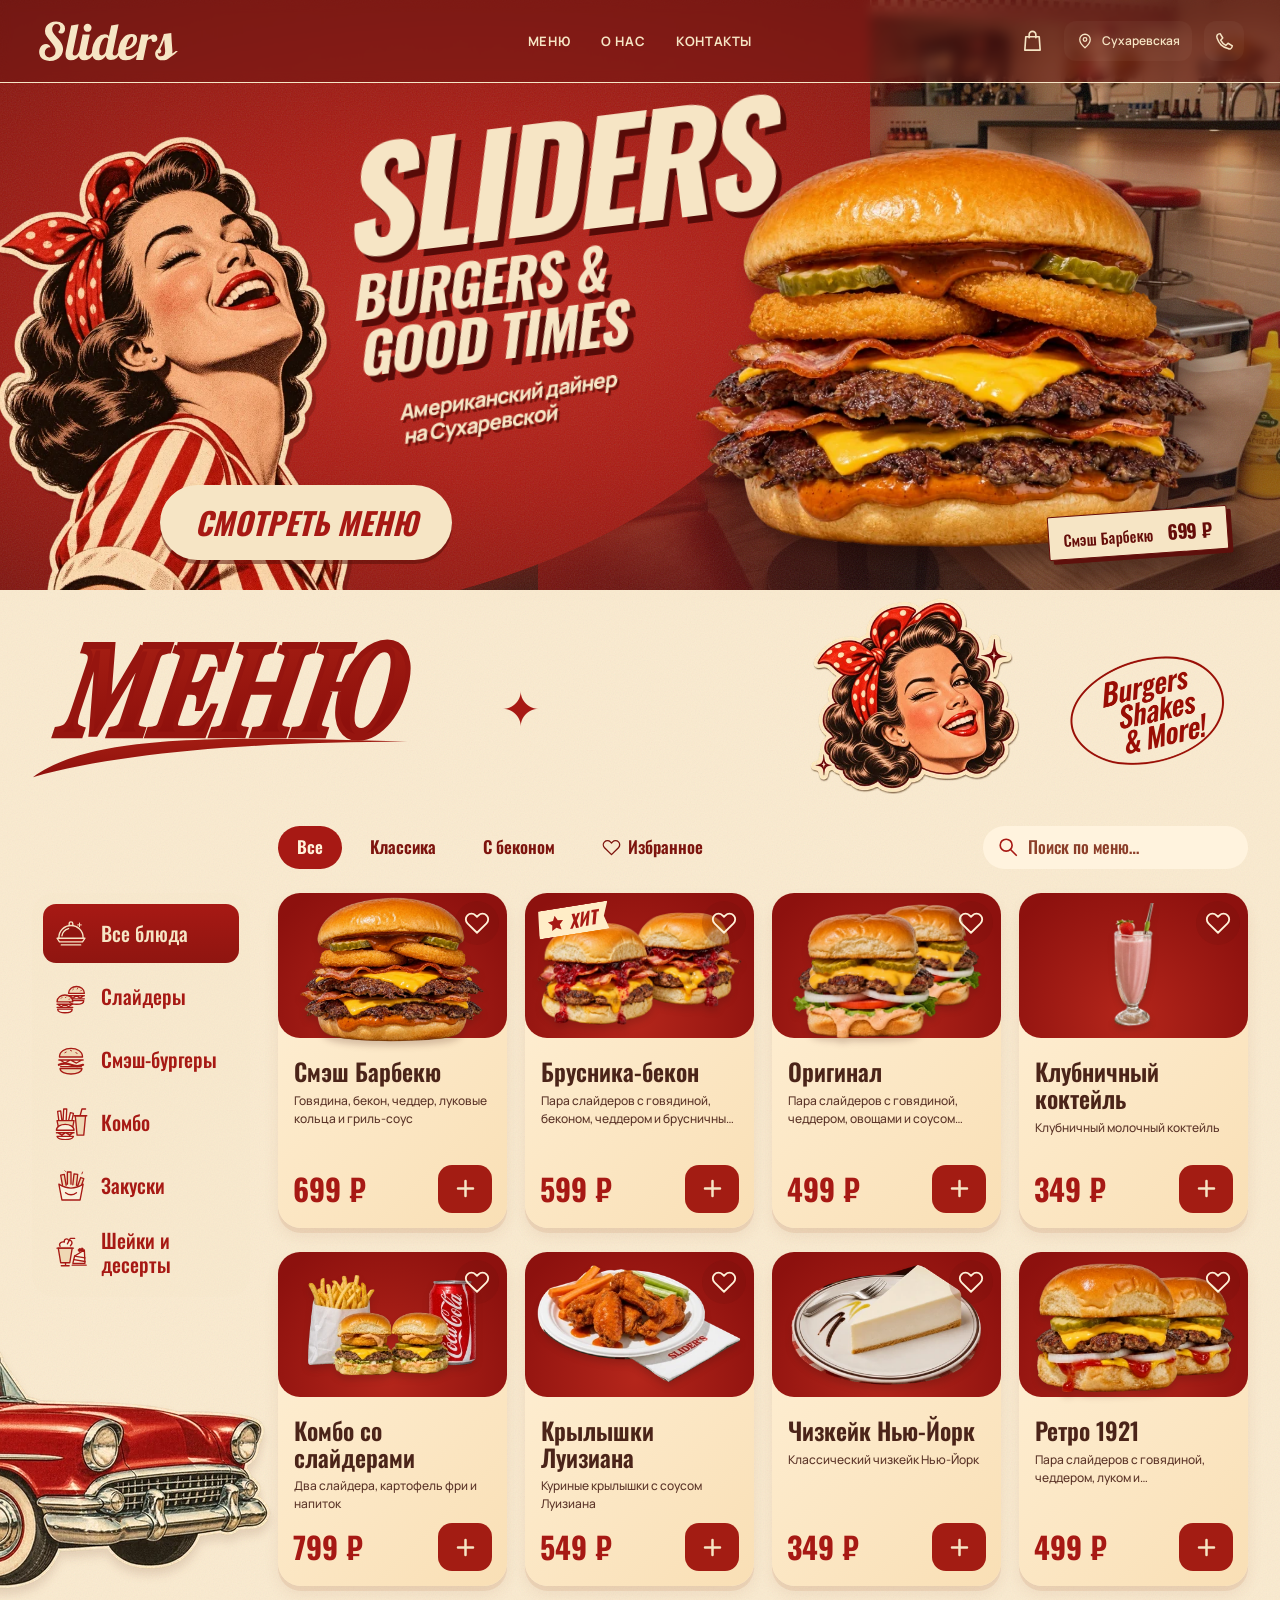
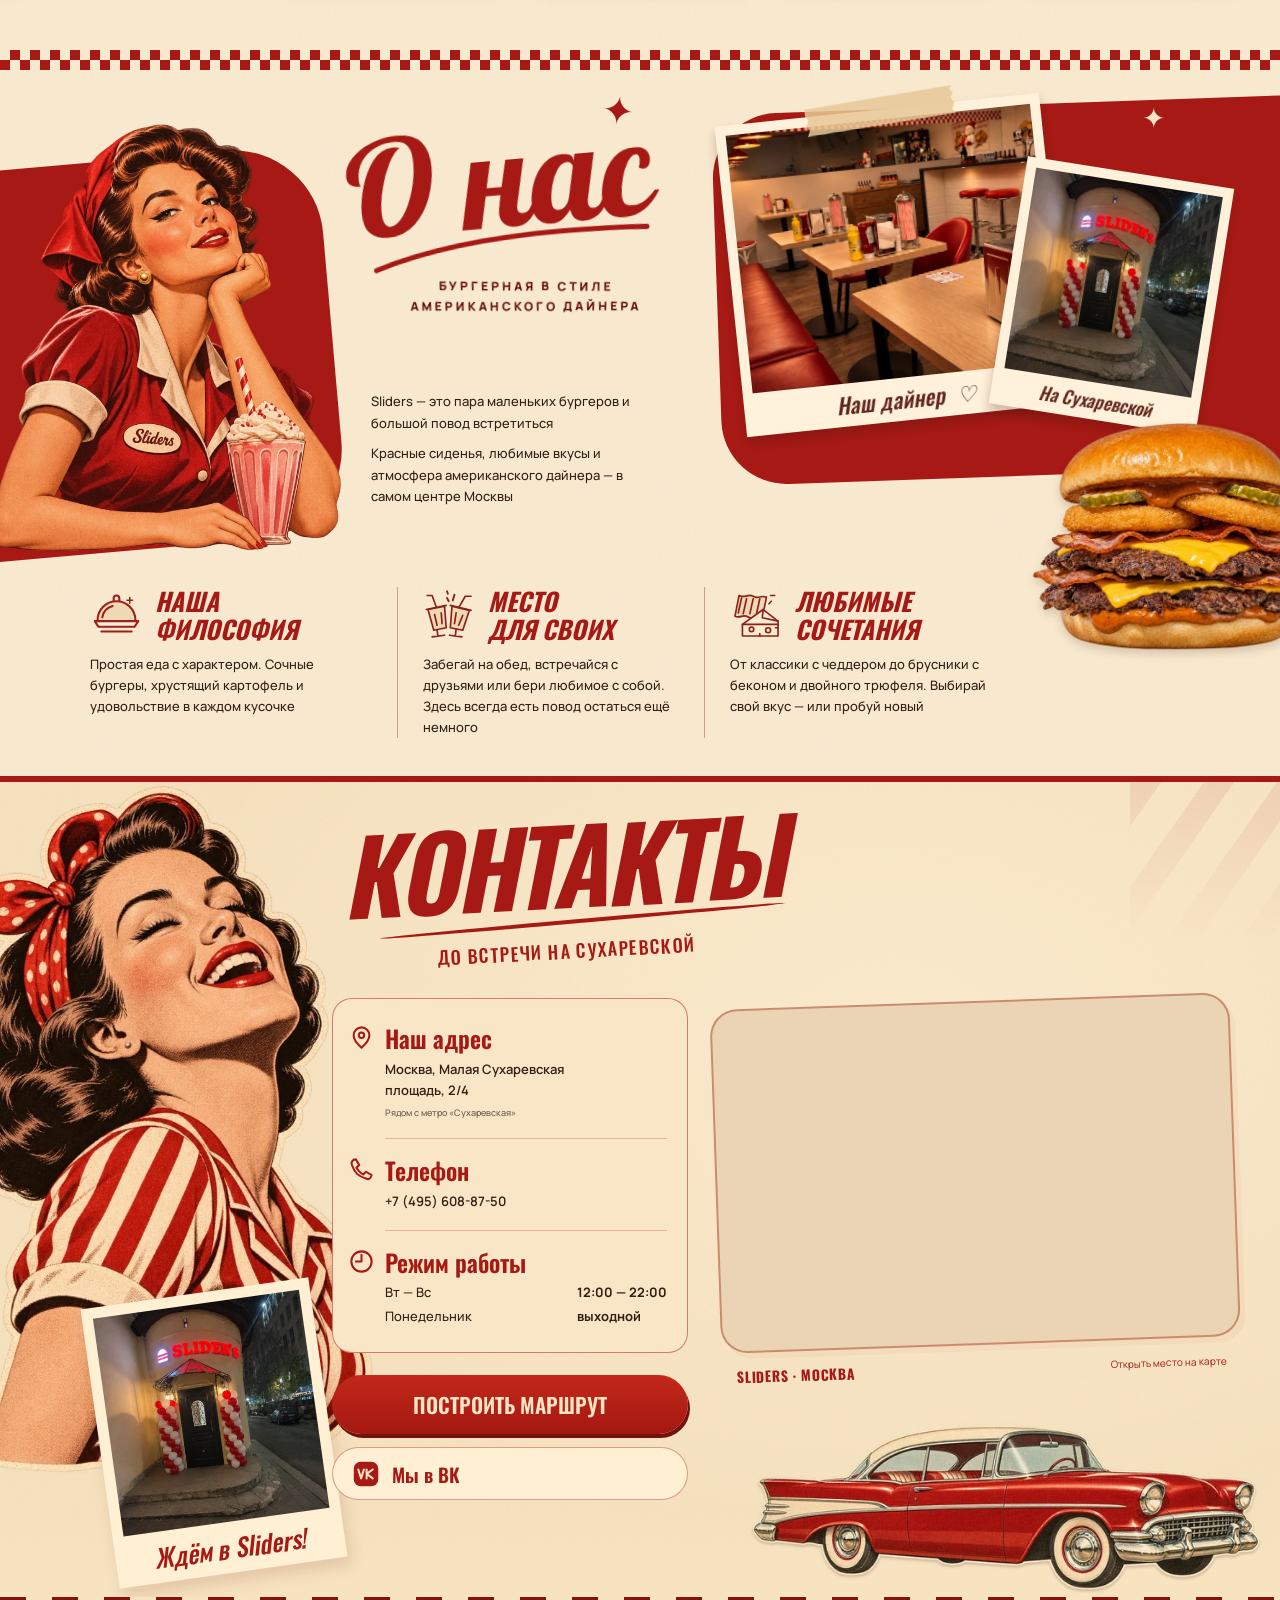
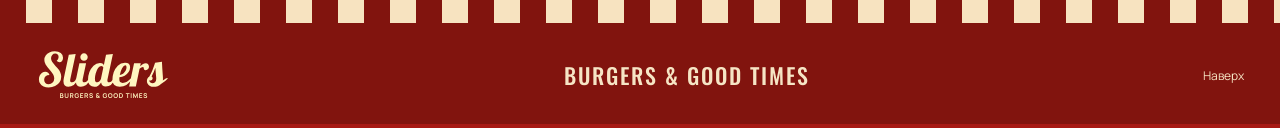
<file: menu.html>
<!doctype html><html lang="ru"><head><meta charset="utf-8"><meta name="viewport" content="width=device-width,initial-scale=1"><meta name="robots" content="noindex,nofollow"><meta http-equiv="refresh" content="0; url=./#menu"><title>Sliders — блюда</title></head><body><p><a href="./#menu">Перейти к блюдам на главной</a></p></body></html>
</file>
<file: assets/fonts.css>
/* cyrillic-ext */
@font-face {
  font-family: 'Manrope';
  font-style: normal;
  font-weight: 400;
  font-display: swap;
  src: url(./font-web-0.woff2) format('woff2');
  unicode-range: U+0460-052F, U+1C80-1C8A, U+20B4, U+2DE0-2DFF, U+A640-A69F, U+FE2E-FE2F;
}
/* cyrillic */
@font-face {
  font-family: 'Manrope';
  font-style: normal;
  font-weight: 400;
  font-display: swap;
  src: url(./font-web-1.woff2) format('woff2');
  unicode-range: U+0301, U+0400-045F, U+0490-0491, U+04B0-04B1, U+2116;
}
/* greek */
@font-face {
  font-family: 'Manrope';
  font-style: normal;
  font-weight: 400;
  font-display: swap;
  src: url(./font-web-2.woff2) format('woff2');
  unicode-range: U+0370-0377, U+037A-037F, U+0384-038A, U+038C, U+038E-03A1, U+03A3-03FF;
}
/* vietnamese */
@font-face {
  font-family: 'Manrope';
  font-style: normal;
  font-weight: 400;
  font-display: swap;
  src: url(./font-web-3.woff2) format('woff2');
  unicode-range: U+0102-0103, U+0110-0111, U+0128-0129, U+0168-0169, U+01A0-01A1, U+01AF-01B0, U+0300-0301, U+0303-0304, U+0308-0309, U+0323, U+0329, U+1EA0-1EF9, U+20AB;
}
/* latin-ext */
@font-face {
  font-family: 'Manrope';
  font-style: normal;
  font-weight: 400;
  font-display: swap;
  src: url(./font-web-4.woff2) format('woff2');
  unicode-range: U+0100-02BA, U+02BD-02C5, U+02C7-02CC, U+02CE-02D7, U+02DD-02FF, U+0304, U+0308, U+0329, U+1D00-1DBF, U+1E00-1E9F, U+1EF2-1EFF, U+2020, U+20A0-20AB, U+20AD-20C4, U+2113, U+2C60-2C7F, U+A720-A7FF;
}
/* latin */
@font-face {
  font-family: 'Manrope';
  font-style: normal;
  font-weight: 400;
  font-display: swap;
  src: url(./font-web-5.woff2) format('woff2');
  unicode-range: U+0000-00FF, U+0131, U+0152-0153, U+02BB-02BC, U+02C6, U+02DA, U+02DC, U+0304, U+0308, U+0329, U+2000-206F, U+20AC, U+2122, U+2191, U+2193, U+2212, U+2215, U+FEFF, U+FFFD;
}
/* cyrillic-ext */
@font-face {
  font-family: 'Manrope';
  font-style: normal;
  font-weight: 500;
  font-display: swap;
  src: url(./font-web-0.woff2) format('woff2');
  unicode-range: U+0460-052F, U+1C80-1C8A, U+20B4, U+2DE0-2DFF, U+A640-A69F, U+FE2E-FE2F;
}
/* cyrillic */
@font-face {
  font-family: 'Manrope';
  font-style: normal;
  font-weight: 500;
  font-display: swap;
  src: url(./font-web-1.woff2) format('woff2');
  unicode-range: U+0301, U+0400-045F, U+0490-0491, U+04B0-04B1, U+2116;
}
/* greek */
@font-face {
  font-family: 'Manrope';
  font-style: normal;
  font-weight: 500;
  font-display: swap;
  src: url(./font-web-2.woff2) format('woff2');
  unicode-range: U+0370-0377, U+037A-037F, U+0384-038A, U+038C, U+038E-03A1, U+03A3-03FF;
}
/* vietnamese */
@font-face {
  font-family: 'Manrope';
  font-style: normal;
  font-weight: 500;
  font-display: swap;
  src: url(./font-web-3.woff2) format('woff2');
  unicode-range: U+0102-0103, U+0110-0111, U+0128-0129, U+0168-0169, U+01A0-01A1, U+01AF-01B0, U+0300-0301, U+0303-0304, U+0308-0309, U+0323, U+0329, U+1EA0-1EF9, U+20AB;
}
/* latin-ext */
@font-face {
  font-family: 'Manrope';
  font-style: normal;
  font-weight: 500;
  font-display: swap;
  src: url(./font-web-4.woff2) format('woff2');
  unicode-range: U+0100-02BA, U+02BD-02C5, U+02C7-02CC, U+02CE-02D7, U+02DD-02FF, U+0304, U+0308, U+0329, U+1D00-1DBF, U+1E00-1E9F, U+1EF2-1EFF, U+2020, U+20A0-20AB, U+20AD-20C4, U+2113, U+2C60-2C7F, U+A720-A7FF;
}
/* latin */
@font-face {
  font-family: 'Manrope';
  font-style: normal;
  font-weight: 500;
  font-display: swap;
  src: url(./font-web-5.woff2) format('woff2');
  unicode-range: U+0000-00FF, U+0131, U+0152-0153, U+02BB-02BC, U+02C6, U+02DA, U+02DC, U+0304, U+0308, U+0329, U+2000-206F, U+20AC, U+2122, U+2191, U+2193, U+2212, U+2215, U+FEFF, U+FFFD;
}
/* cyrillic-ext */
@font-face {
  font-family: 'Manrope';
  font-style: normal;
  font-weight: 600;
  font-display: swap;
  src: url(./font-web-0.woff2) format('woff2');
  unicode-range: U+0460-052F, U+1C80-1C8A, U+20B4, U+2DE0-2DFF, U+A640-A69F, U+FE2E-FE2F;
}
/* cyrillic */
@font-face {
  font-family: 'Manrope';
  font-style: normal;
  font-weight: 600;
  font-display: swap;
  src: url(./font-web-1.woff2) format('woff2');
  unicode-range: U+0301, U+0400-045F, U+0490-0491, U+04B0-04B1, U+2116;
}
/* greek */
@font-face {
  font-family: 'Manrope';
  font-style: normal;
  font-weight: 600;
  font-display: swap;
  src: url(./font-web-2.woff2) format('woff2');
  unicode-range: U+0370-0377, U+037A-037F, U+0384-038A, U+038C, U+038E-03A1, U+03A3-03FF;
}
/* vietnamese */
@font-face {
  font-family: 'Manrope';
  font-style: normal;
  font-weight: 600;
  font-display: swap;
  src: url(./font-web-3.woff2) format('woff2');
  unicode-range: U+0102-0103, U+0110-0111, U+0128-0129, U+0168-0169, U+01A0-01A1, U+01AF-01B0, U+0300-0301, U+0303-0304, U+0308-0309, U+0323, U+0329, U+1EA0-1EF9, U+20AB;
}
/* latin-ext */
@font-face {
  font-family: 'Manrope';
  font-style: normal;
  font-weight: 600;
  font-display: swap;
  src: url(./font-web-4.woff2) format('woff2');
  unicode-range: U+0100-02BA, U+02BD-02C5, U+02C7-02CC, U+02CE-02D7, U+02DD-02FF, U+0304, U+0308, U+0329, U+1D00-1DBF, U+1E00-1E9F, U+1EF2-1EFF, U+2020, U+20A0-20AB, U+20AD-20C4, U+2113, U+2C60-2C7F, U+A720-A7FF;
}
/* latin */
@font-face {
  font-family: 'Manrope';
  font-style: normal;
  font-weight: 600;
  font-display: swap;
  src: url(./font-web-5.woff2) format('woff2');
  unicode-range: U+0000-00FF, U+0131, U+0152-0153, U+02BB-02BC, U+02C6, U+02DA, U+02DC, U+0304, U+0308, U+0329, U+2000-206F, U+20AC, U+2122, U+2191, U+2193, U+2212, U+2215, U+FEFF, U+FFFD;
}
/* cyrillic-ext */
@font-face {
  font-family: 'Manrope';
  font-style: normal;
  font-weight: 700;
  font-display: swap;
  src: url(./font-web-0.woff2) format('woff2');
  unicode-range: U+0460-052F, U+1C80-1C8A, U+20B4, U+2DE0-2DFF, U+A640-A69F, U+FE2E-FE2F;
}
/* cyrillic */
@font-face {
  font-family: 'Manrope';
  font-style: normal;
  font-weight: 700;
  font-display: swap;
  src: url(./font-web-1.woff2) format('woff2');
  unicode-range: U+0301, U+0400-045F, U+0490-0491, U+04B0-04B1, U+2116;
}
/* greek */
@font-face {
  font-family: 'Manrope';
  font-style: normal;
  font-weight: 700;
  font-display: swap;
  src: url(./font-web-2.woff2) format('woff2');
  unicode-range: U+0370-0377, U+037A-037F, U+0384-038A, U+038C, U+038E-03A1, U+03A3-03FF;
}
/* vietnamese */
@font-face {
  font-family: 'Manrope';
  font-style: normal;
  font-weight: 700;
  font-display: swap;
  src: url(./font-web-3.woff2) format('woff2');
  unicode-range: U+0102-0103, U+0110-0111, U+0128-0129, U+0168-0169, U+01A0-01A1, U+01AF-01B0, U+0300-0301, U+0303-0304, U+0308-0309, U+0323, U+0329, U+1EA0-1EF9, U+20AB;
}
/* latin-ext */
@font-face {
  font-family: 'Manrope';
  font-style: normal;
  font-weight: 700;
  font-display: swap;
  src: url(./font-web-4.woff2) format('woff2');
  unicode-range: U+0100-02BA, U+02BD-02C5, U+02C7-02CC, U+02CE-02D7, U+02DD-02FF, U+0304, U+0308, U+0329, U+1D00-1DBF, U+1E00-1E9F, U+1EF2-1EFF, U+2020, U+20A0-20AB, U+20AD-20C4, U+2113, U+2C60-2C7F, U+A720-A7FF;
}
/* latin */
@font-face {
  font-family: 'Manrope';
  font-style: normal;
  font-weight: 700;
  font-display: swap;
  src: url(./font-web-5.woff2) format('woff2');
  unicode-range: U+0000-00FF, U+0131, U+0152-0153, U+02BB-02BC, U+02C6, U+02DA, U+02DC, U+0304, U+0308, U+0329, U+2000-206F, U+20AC, U+2122, U+2191, U+2193, U+2212, U+2215, U+FEFF, U+FFFD;
}
/* cyrillic-ext */
@font-face {
  font-family: 'Manrope';
  font-style: normal;
  font-weight: 800;
  font-display: swap;
  src: url(./font-web-0.woff2) format('woff2');
  unicode-range: U+0460-052F, U+1C80-1C8A, U+20B4, U+2DE0-2DFF, U+A640-A69F, U+FE2E-FE2F;
}
/* cyrillic */
@font-face {
  font-family: 'Manrope';
  font-style: normal;
  font-weight: 800;
  font-display: swap;
  src: url(./font-web-1.woff2) format('woff2');
  unicode-range: U+0301, U+0400-045F, U+0490-0491, U+04B0-04B1, U+2116;
}
/* greek */
@font-face {
  font-family: 'Manrope';
  font-style: normal;
  font-weight: 800;
  font-display: swap;
  src: url(./font-web-2.woff2) format('woff2');
  unicode-range: U+0370-0377, U+037A-037F, U+0384-038A, U+038C, U+038E-03A1, U+03A3-03FF;
}
/* vietnamese */
@font-face {
  font-family: 'Manrope';
  font-style: normal;
  font-weight: 800;
  font-display: swap;
  src: url(./font-web-3.woff2) format('woff2');
  unicode-range: U+0102-0103, U+0110-0111, U+0128-0129, U+0168-0169, U+01A0-01A1, U+01AF-01B0, U+0300-0301, U+0303-0304, U+0308-0309, U+0323, U+0329, U+1EA0-1EF9, U+20AB;
}
/* latin-ext */
@font-face {
  font-family: 'Manrope';
  font-style: normal;
  font-weight: 800;
  font-display: swap;
  src: url(./font-web-4.woff2) format('woff2');
  unicode-range: U+0100-02BA, U+02BD-02C5, U+02C7-02CC, U+02CE-02D7, U+02DD-02FF, U+0304, U+0308, U+0329, U+1D00-1DBF, U+1E00-1E9F, U+1EF2-1EFF, U+2020, U+20A0-20AB, U+20AD-20C4, U+2113, U+2C60-2C7F, U+A720-A7FF;
}
/* latin */
@font-face {
  font-family: 'Manrope';
  font-style: normal;
  font-weight: 800;
  font-display: swap;
  src: url(./font-web-5.woff2) format('woff2');
  unicode-range: U+0000-00FF, U+0131, U+0152-0153, U+02BB-02BC, U+02C6, U+02DA, U+02DC, U+0304, U+0308, U+0329, U+2000-206F, U+20AC, U+2122, U+2191, U+2193, U+2212, U+2215, U+FEFF, U+FFFD;
}
/* cyrillic-ext */
@font-face {
  font-family: 'Oswald';
  font-style: normal;
  font-weight: 500;
  font-display: swap;
  src: url(./font-web-6.woff2) format('woff2');
  unicode-range: U+0460-052F, U+1C80-1C8A, U+20B4, U+2DE0-2DFF, U+A640-A69F, U+FE2E-FE2F;
}
/* cyrillic */
@font-face {
  font-family: 'Oswald';
  font-style: normal;
  font-weight: 500;
  font-display: swap;
  src: url(./font-web-7.woff2) format('woff2');
  unicode-range: U+0301, U+0400-045F, U+0490-0491, U+04B0-04B1, U+2116;
}
/* vietnamese */
@font-face {
  font-family: 'Oswald';
  font-style: normal;
  font-weight: 500;
  font-display: swap;
  src: url(./font-web-8.woff2) format('woff2');
  unicode-range: U+0102-0103, U+0110-0111, U+0128-0129, U+0168-0169, U+01A0-01A1, U+01AF-01B0, U+0300-0301, U+0303-0304, U+0308-0309, U+0323, U+0329, U+1EA0-1EF9, U+20AB;
}
/* latin-ext */
@font-face {
  font-family: 'Oswald';
  font-style: normal;
  font-weight: 500;
  font-display: swap;
  src: url(./font-web-9.woff2) format('woff2');
  unicode-range: U+0100-02BA, U+02BD-02C5, U+02C7-02CC, U+02CE-02D7, U+02DD-02FF, U+0304, U+0308, U+0329, U+1D00-1DBF, U+1E00-1E9F, U+1EF2-1EFF, U+2020, U+20A0-20AB, U+20AD-20C4, U+2113, U+2C60-2C7F, U+A720-A7FF;
}
/* latin */
@font-face {
  font-family: 'Oswald';
  font-style: normal;
  font-weight: 500;
  font-display: swap;
  src: url(./font-web-10.woff2) format('woff2');
  unicode-range: U+0000-00FF, U+0131, U+0152-0153, U+02BB-02BC, U+02C6, U+02DA, U+02DC, U+0304, U+0308, U+0329, U+2000-206F, U+20AC, U+2122, U+2191, U+2193, U+2212, U+2215, U+FEFF, U+FFFD;
}
/* cyrillic-ext */
@font-face {
  font-family: 'Oswald';
  font-style: normal;
  font-weight: 600;
  font-display: swap;
  src: url(./font-web-6.woff2) format('woff2');
  unicode-range: U+0460-052F, U+1C80-1C8A, U+20B4, U+2DE0-2DFF, U+A640-A69F, U+FE2E-FE2F;
}
/* cyrillic */
@font-face {
  font-family: 'Oswald';
  font-style: normal;
  font-weight: 600;
  font-display: swap;
  src: url(./font-web-7.woff2) format('woff2');
  unicode-range: U+0301, U+0400-045F, U+0490-0491, U+04B0-04B1, U+2116;
}
/* vietnamese */
@font-face {
  font-family: 'Oswald';
  font-style: normal;
  font-weight: 600;
  font-display: swap;
  src: url(./font-web-8.woff2) format('woff2');
  unicode-range: U+0102-0103, U+0110-0111, U+0128-0129, U+0168-0169, U+01A0-01A1, U+01AF-01B0, U+0300-0301, U+0303-0304, U+0308-0309, U+0323, U+0329, U+1EA0-1EF9, U+20AB;
}
/* latin-ext */
@font-face {
  font-family: 'Oswald';
  font-style: normal;
  font-weight: 600;
  font-display: swap;
  src: url(./font-web-9.woff2) format('woff2');
  unicode-range: U+0100-02BA, U+02BD-02C5, U+02C7-02CC, U+02CE-02D7, U+02DD-02FF, U+0304, U+0308, U+0329, U+1D00-1DBF, U+1E00-1E9F, U+1EF2-1EFF, U+2020, U+20A0-20AB, U+20AD-20C4, U+2113, U+2C60-2C7F, U+A720-A7FF;
}
/* latin */
@font-face {
  font-family: 'Oswald';
  font-style: normal;
  font-weight: 600;
  font-display: swap;
  src: url(./font-web-10.woff2) format('woff2');
  unicode-range: U+0000-00FF, U+0131, U+0152-0153, U+02BB-02BC, U+02C6, U+02DA, U+02DC, U+0304, U+0308, U+0329, U+2000-206F, U+20AC, U+2122, U+2191, U+2193, U+2212, U+2215, U+FEFF, U+FFFD;
}
/* cyrillic-ext */
@font-face {
  font-family: 'Oswald';
  font-style: normal;
  font-weight: 700;
  font-display: swap;
  src: url(./font-web-6.woff2) format('woff2');
  unicode-range: U+0460-052F, U+1C80-1C8A, U+20B4, U+2DE0-2DFF, U+A640-A69F, U+FE2E-FE2F;
}
/* cyrillic */
@font-face {
  font-family: 'Oswald';
  font-style: normal;
  font-weight: 700;
  font-display: swap;
  src: url(./font-web-7.woff2) format('woff2');
  unicode-range: U+0301, U+0400-045F, U+0490-0491, U+04B0-04B1, U+2116;
}
/* vietnamese */
@font-face {
  font-family: 'Oswald';
  font-style: normal;
  font-weight: 700;
  font-display: swap;
  src: url(./font-web-8.woff2) format('woff2');
  unicode-range: U+0102-0103, U+0110-0111, U+0128-0129, U+0168-0169, U+01A0-01A1, U+01AF-01B0, U+0300-0301, U+0303-0304, U+0308-0309, U+0323, U+0329, U+1EA0-1EF9, U+20AB;
}
/* latin-ext */
@font-face {
  font-family: 'Oswald';
  font-style: normal;
  font-weight: 700;
  font-display: swap;
  src: url(./font-web-9.woff2) format('woff2');
  unicode-range: U+0100-02BA, U+02BD-02C5, U+02C7-02CC, U+02CE-02D7, U+02DD-02FF, U+0304, U+0308, U+0329, U+1D00-1DBF, U+1E00-1E9F, U+1EF2-1EFF, U+2020, U+20A0-20AB, U+20AD-20C4, U+2113, U+2C60-2C7F, U+A720-A7FF;
}
/* latin */
@font-face {
  font-family: 'Oswald';
  font-style: normal;
  font-weight: 700;
  font-display: swap;
  src: url(./font-web-10.woff2) format('woff2');
  unicode-range: U+0000-00FF, U+0131, U+0152-0153, U+02BB-02BC, U+02C6, U+02DA, U+02DC, U+0304, U+0308, U+0329, U+2000-206F, U+20AC, U+2122, U+2191, U+2193, U+2212, U+2215, U+FEFF, U+FFFD;
}
</file>
<file: poster.css>
:root{--red:#a71914;--deep:#650d09;--cream:#f6e5c5;--paper:#faebd1;--ink:#361d14;--line:#b87954;--title:Oswald,Arial,sans-serif;--body:Manrope,Arial,sans-serif}
*{box-sizing:border-box}html{scroll-behavior:smooth;scroll-padding-top:88px}body{margin:0;background:var(--red);color:var(--ink);font-family:var(--body);font-size:15px;line-height:1.6}body.dialog-open{overflow:hidden}button,a{-webkit-tap-highlight-color:transparent}button,input{font:inherit}button,a{touch-action:manipulation}button{cursor:pointer}a{color:inherit;text-decoration:none}button{color:inherit}img,svg{display:block;max-width:100%}button:focus,a:focus{outline:none}button:focus-visible,a:focus-visible{outline:3px solid currentColor;outline-offset:5px}button:disabled{cursor:default}h1,h2,h3,p,figure{margin:0}h1,h2,h3{font-family:var(--title);line-height:1.06}button[hidden],[hidden]{display:none!important}.container{width:min(1280px,calc(100% - 72px));margin-inline:auto}.skip-link{position:fixed;left:20px;top:-80px;background:var(--cream);padding:12px 20px;z-index:100}.skip-link:focus{top:12px}.eyebrow{font-size:11px;font-weight:800;letter-spacing:1.8px;line-height:1.5}.paper{background:var(--paper);position:relative}.paper:before,.hero-grain:before,.about-section:before,.dialog-shell:after{content:"";position:absolute;inset:0;pointer-events:none;opacity:.13;z-index:1;background-image:url("assets/paper-grain.png");mix-blend-mode:multiply}.paper>.container{position:relative;z-index:2}
.site-header{position:absolute;inset:0 0 auto;z-index:20;color:var(--cream)}.header-inner{width:min(1450px,calc(100% - 72px));height:94px;margin:auto;display:flex;align-items:center;gap:30px}.brand{display:flex;align-items:center;gap:13px;flex-shrink:0}.brand img{width:150px;height:auto;filter:brightness(0) saturate(100%) invert(92%) sepia(25%) saturate(441%) hue-rotate(339deg) brightness(104%)}.checker-mark{width:47px;height:35px;display:block;transform:skew(-15deg);background:conic-gradient(var(--cream) 25%,transparent 0 50%,var(--cream) 0 75%,transparent 0) 0 0/23.5px 23.5px}.main-nav{display:flex;gap:40px;margin-left:auto}.main-nav a{font-family:var(--title);text-transform:uppercase;font-size:15px;letter-spacing:1.5px;position:relative;padding:10px 0}.main-nav a:after{content:"";position:absolute;bottom:3px;left:0;width:100%;height:2px;background:var(--cream);transform:scaleX(0);transform-origin:left;transition:transform .2s}.main-nav a:hover:after,.main-nav a:focus-visible:after{transform:scaleX(1)}.header-contact{display:flex;align-items:center;gap:12px;margin-left:auto}.location-pill{border:1px solid #f6e5c5a6;border-radius:99px;padding:5px 15px;font-family:var(--title);font-size:13px;letter-spacing:.7px;text-transform:uppercase;white-space:nowrap}.phone-circle{display:grid;place-items:center;width:39px;height:39px;border-radius:50%;border:1px solid var(--cream);font-size:22px;background:#96161177}.nav-toggle{display:none}
.poster-hero{height:clamp(555px,46.1vw,720px);position:relative;isolation:isolate;overflow:hidden;background:#3b1710;color:var(--cream)}.hero-room{position:absolute;inset:0 0 0 42%;z-index:-4}.hero-room img{width:100%;height:100%;object-fit:cover;object-position:52% 50%;filter:brightness(.77) saturate(.95)}.hero-room:after{content:"";position:absolute;inset:0;background:linear-gradient(90deg,#86130fbb,transparent 50%),linear-gradient(0deg,#32100f75,transparent 50%)}.hero-red{position:absolute;inset:0 32% -5% -10%;background:radial-gradient(ellipse at 60% 50%,#bd261c 0,#aa1b13 39%,#8e160f 72%,#6c100c 100%);border-bottom-right-radius:64% 73%;z-index:-3;box-shadow:20px 0 45px #8c180f88}.hero-grain{position:absolute;inset:0;z-index:6;pointer-events:none;opacity:.8}.hero-grain:before{mix-blend-mode:overlay;opacity:.3}.hero-swoosh{position:absolute;top:62px;left:22%;width:42%;height:88px;border-top:8px solid var(--cream);border-radius:70% 80% 0 0;transform:rotate(-12deg);opacity:.92;z-index:-1}.hero-swoosh:after{content:"";position:absolute;left:-26px;top:-14px;border-width:20px 60px 20px 0;border-style:solid;border-color:transparent var(--cream) transparent transparent;transform:rotate(-18deg)}.hero-woman{position:absolute;left:-16px;bottom:-138px;width:31%;max-width:450px;z-index:1;will-change:transform}.hero-woman img{width:100%;height:auto;filter:drop-shadow(4px 4px 0 #57120c55)}.hero-copy{position:absolute;left:27%;top:18%;z-index:2;transform:rotate(-7deg);width:47%;text-shadow:5px 7px 0 #570b08}.hero-copy h1{font-size:clamp(100px,10.7vw,170px);line-height:.98;font-weight:700;letter-spacing:-5px;font-style:italic}.hero-motto{font-family:var(--title);font-size:clamp(32px,4.8vw,73px);font-style:italic;font-weight:700;line-height:1.01;letter-spacing:-1px;max-width:500px;margin:4px 0 14px}.hero-subtitle{font-family:var(--body);font-size:clamp(18px,1.85vw,29px);line-height:1.13;font-style:italic;font-weight:800;letter-spacing:-1px;text-shadow:2px 3px 0 #6f100a;transform:rotate(-2deg);margin-left:35px}.hero-small{display:block;font-family:var(--title);font-size:11px;letter-spacing:1.5px;margin:18px 0 0 35px;text-shadow:none;max-width:310px}.hero-food{position:absolute;z-index:4;right:4%;bottom:21px;width:43%;max-width:680px;filter:drop-shadow(12px 16px 10px #23090470);will-change:transform}.food-cutout{overflow:visible;width:100%;height:100%;object-fit:contain}.hero-food .food-cutout{aspect-ratio:710/565;height:auto}.hero-food-label{position:absolute;right:0;bottom:14px;background:var(--cream);color:var(--deep);border:1px solid var(--deep);padding:6px 14px;border-radius:2px;font-family:var(--title);font-size:15px;transform:rotate(-4deg);box-shadow:4px 4px 0 #5e100c}.hero-food-label b{margin-left:10px;font-size:19px}.hero-button{position:absolute;z-index:7;left:12.5%;bottom:45px;border:3px solid var(--deep);outline:6px solid var(--cream);outline-offset:-10px;box-shadow:7px 9px 0 #570e09;border-radius:99px;background:var(--cream);color:var(--red);font-family:var(--title);font-size:clamp(22px,2.4vw,35px);line-height:1;font-style:italic;font-weight:700;text-transform:uppercase;padding:22px 35px;display:flex;align-items:center;gap:30px;transition:transform .2s,box-shadow .2s}.hero-button span{font-family:Arial,sans-serif;font-size:40px;font-style:normal}.hero-button:hover{transform:translate(3px,3px);box-shadow:3px 5px 0 #570e09}.hero-button:focus-visible{outline:3px solid var(--cream);outline-offset:6px}.hero-star{position:absolute;color:var(--cream);font-size:70px;line-height:1;z-index:2}.star-one{left:24.2%;top:62%;transform:rotate(12deg)}.star-two{right:4.5%;top:21%;font-size:39px;opacity:.8}.hero-checks{position:absolute;z-index:6;width:145px;height:80px;bottom:-20px;left:-15px;background:conic-gradient(var(--cream) 25%,var(--red) 0 50%,var(--cream) 0 75%,var(--red) 0) 0 0/46px 46px;transform:rotate(15deg)}
.menu-section{padding:12px 0 58px}.menu-section:after{content:"";position:absolute;z-index:3;bottom:-18px;height:22px;left:0;right:0;background:var(--paper);clip-path:polygon(0 0,100% 0,100% 60%,98% 35%,96% 70%,94% 44%,91% 80%,87% 45%,84% 66%,80% 42%,77% 82%,74% 51%,70% 72%,66% 40%,62% 70%,59% 44%,54% 80%,51% 46%,48% 65%,44% 40%,40% 76%,36% 46%,32% 80%,28% 47%,24% 65%,20% 44%,16% 85%,12% 40%,8% 70%,4% 42%,0 78%)}.filters{display:grid;grid-template-columns:repeat(6,minmax(0,1fr));padding:8px 0 15px;border-bottom:1px solid #ad6b3d55;gap:0}.filters button{border:0;background:none;display:flex;align-items:center;justify-content:center;gap:10px;text-align:left;min-height:66px;padding:5px 10px;position:relative;color:var(--deep);transition:color .2s,background .2s}.filters button+button:before{content:"";position:absolute;left:0;top:16px;bottom:16px;width:1px;background:#8a5f41}.filters button svg{width:40px;flex-shrink:0;color:var(--red)}.filters button>span{font-family:var(--title);font-weight:600;font-size:17px;line-height:1.12;text-transform:uppercase;max-width:125px}.filters button small{font-family:var(--body);font-weight:600;font-size:11px;margin-left:6px;opacity:.7;vertical-align:top}.filters button[aria-pressed=true]{background:#e7cfa559;border-radius:9px}.filters button[aria-pressed=true]:after{content:"";position:absolute;left:20%;right:20%;bottom:3px;height:3px;background:var(--red);border-radius:99px}.filters button:hover{background:#ead4b073;border-radius:9px}.menu-heading{display:flex;align-items:flex-end;gap:25px;padding:30px 0 27px}.menu-heading h2{font-size:clamp(40px,4.5vw,67px);font-style:italic;text-transform:uppercase;letter-spacing:-1.6px;color:var(--red)}.menu-heading .eyebrow{margin:0 0 6px;color:var(--red)}.menu-count,#menu-count{font-size:12px;color:#76563a;margin:0 auto 7px 0;white-space:nowrap}.outline-link{border:1.5px solid var(--red);border-radius:14px;padding:11px 18px;font-family:var(--title);font-weight:600;font-size:19px;line-height:1.2;text-transform:uppercase;color:var(--red);display:flex;align-items:center;gap:23px;transition:background .2s,color .2s}.outline-link:hover{background:var(--red);color:var(--cream)}.menu-grid{display:grid;grid-template-columns:repeat(4,minmax(0,1fr));gap:25px 18px}.food-card{min-width:0}.food-open{border:1px solid #a74f2838;border-radius:17px;background:transparent;overflow:hidden;padding:0;width:100%;text-align:left;display:block;box-shadow:0 2px 0 #a8652c12;transition:transform .23s,box-shadow .23s}.food-stage{height:205px;background:radial-gradient(ellipse at 50% 76%,#c93721 0,#9c160f 48%,#650b08 100%);position:relative;padding:20px 16px 8px;display:flex;align-items:end;justify-content:center;isolation:isolate}.food-stage:before{content:"";position:absolute;inset:0;opacity:.14;background:repeating-conic-gradient(from 2deg at 50% 100%,#f8e8bb 0 8deg,transparent 8deg 25deg);mask-image:linear-gradient(transparent,#000)}.food-stage>.food-cutout{position:relative;z-index:1;max-height:100%;filter:drop-shadow(4px 8px 3px #3c0b0755);transition:transform .3s cubic-bezier(.2,.8,.3,1)}.food-card[data-dish=bbq] .food-stage{padding:8px 27px 0}.food-card[data-dish=shake] .food-stage{padding-top:8px}.food-open:hover{transform:translateY(-5px);box-shadow:0 8px 0 #8b28121a}.food-open:hover .food-cutout{transform:translateY(-3px) rotate(-2deg)}.food-info{display:flex;gap:9px;justify-content:space-between;align-items:center;padding:14px 14px 16px;min-height:77px}.food-info h3{font-size:20px;line-height:1.07;font-weight:600}.food-info div>span{font-size:8px;letter-spacing:.5px;display:block;margin-top:6px;opacity:.65;font-weight:700}.food-info strong{font-family:var(--title);font-size:25px;white-space:nowrap;color:var(--red);line-height:1}.menu-note{font-size:11px;color:#806244;text-align:center;padding-top:28px}
.about-section{position:relative;background:radial-gradient(ellipse at 70% 60%,#be2a1e,#94180f 65%,#70100c);color:var(--cream);padding:86px 0 0}.about-grid{display:grid;grid-template-columns:1fr 1.15fr;align-items:center;gap:7%;padding-bottom:66px}.about-copy{position:relative;z-index:2}.about-copy h2{font-size:clamp(34px,3.8vw,58px);text-transform:uppercase;font-style:italic;letter-spacing:-.7px;line-height:1.09;margin:15px 0 25px;text-shadow:3px 4px #75110b}.about-copy em{font-size:.69em;line-height:1.5;font-weight:500}.about-copy>p:not(.eyebrow){font-size:14px;line-height:1.85;max-width:440px;margin-top:14px;color:#f9dfba}.cream-link{display:inline-flex;gap:35px;border-bottom:2px solid var(--cream);font-family:var(--title);font-size:22px;font-style:italic;text-transform:uppercase;margin-top:25px;padding:0 0 8px}.about-collage{position:relative;min-height:370px;isolation:isolate;scroll-margin-top:110px}.room-frame{width:84%;background:var(--cream);padding:8px;transform:rotate(-5deg);box-shadow:6px 9px 0 #4b0d0850;position:relative;z-index:2;margin-top:15px}.room-frame img{width:100%;aspect-ratio:1.6;object-fit:cover}.room-frame figcaption{padding:10px 3px 5px;color:var(--red);font-size:10px;font-family:var(--title);display:flex;justify-content:space-between;gap:8px}.room-frame:before{content:"";position:absolute;width:85px;height:28px;top:-13px;left:35%;background:#e5d0a185;transform:rotate(8deg);z-index:3}.entrance-frame{position:absolute;width:29%;right:1%;bottom:-2%;background:var(--cream);padding:7px;transform:rotate(8deg);z-index:3;box-shadow:5px 7px 0 #4b0d0850}.entrance-frame img{width:100%;aspect-ratio:.8;object-fit:cover}.entrance-frame figcaption{padding:7px 0 2px;color:var(--red);font-family:var(--title);font-size:9px;text-align:center}.checker-divider{height:26px;background:conic-gradient(var(--cream) 25%,transparent 0 50%,var(--cream) 0 75%,transparent 0) 0 0/52px 52px;position:relative;z-index:2}
.visit-section{padding:67px 0 75px}.visit-heading{display:flex;align-items:end;justify-content:space-between;gap:25px;margin-bottom:34px;color:var(--red)}.visit-heading h2{font-size:clamp(40px,4.9vw,72px);font-style:italic;text-transform:uppercase;letter-spacing:-1px;text-align:right}.visit-grid{display:grid;grid-template-columns:.85fr 1.15fr;gap:50px;align-items:stretch}.address-card{position:relative;padding:20px 0 0 48px}.address-icon{position:absolute;left:0;top:6px;font-size:44px;color:var(--red)}.address-card h3{font-size:clamp(29px,2.5vw,40px);color:var(--red);line-height:1.15}.address-card>p{margin-top:20px;font-size:13px;line-height:1.8}.red-button{display:inline-flex;justify-content:center;align-items:center;gap:23px;padding:15px 25px;background:linear-gradient(#c4281b,#a31811);border:2px solid #7f120c;outline:1px solid #da8261;outline-offset:-5px;color:var(--cream);border-radius:99px;font-family:var(--title);font-size:22px;font-weight:600;text-transform:uppercase;line-height:1.2;box-shadow:2px 4px 0 #71120b;transition:transform .2s,box-shadow .2s}.red-button:hover{transform:translateY(2px);box-shadow:1px 2px 0 #71120b}.red-button span{font-family:Arial,sans-serif;font-size:28px}.address-card .red-button{margin-top:24px}.contact-links{display:flex;flex-wrap:wrap;gap:20px;margin-top:28px;font-weight:700;font-size:13px}.contact-links a:hover,.hours-note a:hover{text-decoration:underline}.address-card .hours-note{font-size:11px;opacity:.72;margin-top:18px}.map-card{border:1px solid #9e4f2d55;padding:7px;background:#fff8ea;border-radius:16px;overflow:hidden;min-width:0}.map-card iframe{border:0;width:100%;height:330px;display:block;border-radius:10px}.map-card>a{display:flex;align-items:center;justify-content:space-between;padding:11px 7px 5px;color:var(--red);font-family:var(--title);font-size:12px;gap:20px}.map-card>a span{font-family:var(--body);font-size:10px}footer{background:#81140e;color:var(--cream);padding-bottom:22px}.footer-top{display:flex;align-items:center;justify-content:space-between;padding-top:26px}.footer-top>.brand img{width:135px}.footer-top>span{font-family:var(--title);font-size:22px;letter-spacing:2px;font-weight:500}.footer-top>a:last-child{font-size:12px}
.dish-dialog{width:min(1080px,calc(100% - 48px));max-width:none;max-height:calc(100dvh - 60px);padding:0;border:0;background:transparent;overflow:visible;color:var(--ink)}.dish-dialog::backdrop{background:#210500d4;backdrop-filter:blur(4px)}.dialog-shell{display:grid;grid-template-columns:.98fr 1.05fr;position:relative;border:7px solid var(--cream);outline:2px solid #9a2f1c;outline-offset:-11px;border-radius:31px;background:var(--paper);box-shadow:9px 12px 0 #27070088,0 25px 80px #0008;isolation:isolate;max-height:calc(100dvh - 64px);overflow:auto;scrollbar-width:thin;scrollbar-color:var(--red) var(--cream)}.dialog-shell:after{z-index:6;opacity:.1;border-radius:25px}.dialog-close{position:absolute;right:-12px;top:-14px;z-index:12;width:49px;height:49px;border-radius:50%;border:2px solid var(--cream);background:var(--red);color:var(--cream);font-family:var(--body);font-size:38px;line-height:40px;padding:0;box-shadow:2px 3px 0 #601009;transition:transform .2s}.dialog-close:hover{transform:rotate(10deg)}.dialog-art{position:relative;min-height:560px;background:radial-gradient(circle at 47% 40%,#ce3820,#a71611 65%,#790f0b);border-radius:24px 15px 0 24px;overflow:hidden;padding:55px 22px 115px;display:flex;align-items:center;justify-content:center}.dialog-art:before{content:"";position:absolute;inset:0;background:repeating-conic-gradient(from -10deg at 49% 60%,transparent 0 14deg,#f8d49530 14deg 22deg,transparent 22deg 37deg);mask-image:radial-gradient(ellipse,#000,transparent 80%)}#dialog-food{position:relative;width:100%;filter:drop-shadow(8px 16px 5px #590b0866);z-index:2}#dialog-food .food-cutout{max-height:370px;width:100%;height:auto;min-height:230px}.dialog-star{position:absolute;right:25px;top:40px;color:var(--cream);font-size:44px;font-weight:400}.dialog-slogan{position:absolute;bottom:63px;left:25px;right:25px;color:var(--cream);font-family:var(--title);font-size:29px;font-weight:700;line-height:1.1;font-style:italic;text-align:center;transform:rotate(-5deg);text-shadow:2px 3px 0 #78100b}.dialog-copy{padding:27px 26px 82px 30px;position:relative;z-index:3;min-width:0}.dialog-copy>.eyebrow{font-size:9px;max-width:72%;color:var(--red);margin-bottom:10px}.dialog-copy h2{position:relative;font-size:clamp(38px,4.9vw,63px);font-weight:700;font-style:italic;text-transform:uppercase;letter-spacing:-1.6px;line-height:.98;color:var(--red);max-width:77%;min-height:120px;z-index:2;margin-bottom:18px}.dialog-copy h2:after{content:"";display:block;margin:13px 0 0;width:80%;height:4px;border-radius:50%;background:var(--red);transform:rotate(-5deg)}.dialog-woman{position:absolute;top:18px;right:-15px;width:190px;height:260px;object-fit:cover;object-position:top;transform:scaleX(-1);opacity:.95;z-index:0;mask-image:linear-gradient(#000 65%,transparent 98%);pointer-events:none}#dialog-description{font-size:13px;font-weight:600;line-height:1.5;position:relative;max-width:81%;z-index:2;min-height:58px}.ingredient-box{border:1px solid #a34226;border-radius:16px;position:relative;margin-top:25px;padding:19px 17px 12px;background:#f9e5c7e6;z-index:3}.ingredient-box h3{position:absolute;left:15px;top:-13px;font-family:var(--title);font-size:18px;line-height:1.1;color:var(--cream);background:var(--red);padding:5px 14px;text-transform:uppercase;transform:skew(-5deg)}.ingredient-box ul{display:flex;flex-wrap:wrap;gap:7px 13px;list-style:none;margin:0;padding:4px 0 0;font-size:11px;line-height:1.3}.ingredient-box li{display:flex;align-items:center;gap:7px;min-height:18px}.ingredient-box li:before{content:"";width:6px;height:6px;border:1px solid var(--red);flex-shrink:0}.dialog-order{display:flex;align-items:center;justify-content:space-between;gap:12px;margin-top:22px;position:relative;z-index:3}.dialog-order>strong{font-family:var(--title);font-size:55px;font-style:italic;line-height:1;color:var(--red);white-space:nowrap}.dialog-order .red-button{font-size:19px;padding:14px 21px;gap:12px}.dialog-note{font-size:9px;line-height:1.5;color:#835d40;margin-top:18px;max-width:90%;position:relative;z-index:3}.dialog-back{background:none;border:0;border-bottom:1px solid #a3422670;padding:0;margin-top:12px;font-size:10px;color:#8a2e1c;position:relative;z-index:3}.dialog-checkers{position:absolute;height:27px;left:12px;right:12px;bottom:12px;background:conic-gradient(var(--red) 25%,var(--cream) 0 50%,var(--red) 0 75%,var(--cream) 0) 0 0/38px 38px;z-index:4;pointer-events:none;border-radius:0 0 10px 10px}.dialog-car{position:absolute;bottom:8px;left:31%;width:250px;height:100px;object-fit:contain;z-index:5;pointer-events:none;filter:drop-shadow(4px 4px 1px #51100c44)}
@media(prefers-reduced-motion:no-preference){.hero-copy{animation:poster-in .7s .1s both}.hero-woman{animation:woman-in .8s .05s both}.hero-food{animation:food-in .8s .2s both}.hero-button{animation:button-in .55s .4s both}.dish-dialog[open] .dialog-shell{animation:modal-in .25s both}.dish-dialog[open] .dialog-car{animation:car-in .55s .1s both}.motion-ready [data-reveal]{opacity:0;transform:translateY(22px);transition:opacity .65s,transform .65s}.motion-ready [data-reveal].is-visible{opacity:1;transform:none}}
@keyframes poster-in{from{opacity:0;transform:translateY(20px) rotate(-10deg)}to{opacity:1;transform:translateY(0) rotate(-7deg)}}@keyframes woman-in{from{opacity:0;translate:-30px 18px}to{opacity:1;translate:0 0}}@keyframes food-in{from{opacity:0;translate:30px 22px}to{opacity:1;translate:0 0}}@keyframes button-in{from{opacity:0;translate:0 15px}to{opacity:1;translate:0 0}}@keyframes modal-in{from{opacity:0;transform:translateY(15px) scale(.97)}to{opacity:1;transform:none}}@keyframes car-in{from{opacity:0;translate:-85px 0}to{opacity:1;translate:0 0}}
@media(min-width:1550px){.hero-woman{left:calc((100vw - 1550px)/2 - 20px);bottom:-150px}.hero-copy{left:calc((100vw - 1550px)/2 + 410px)}.hero-button{left:calc((100vw - 1550px)/2 + 170px)}.hero-food{right:calc((100vw - 1550px)/2 + 65px)}}
@media(max-width:1100px){.header-inner{gap:20px;width:calc(100% - 48px)}.main-nav{gap:25px}.brand img{width:125px}.checker-mark{width:36px;height:30px;background-size:18px 18px}.header-contact{gap:8px}.location-pill{padding:5px 10px}.hero-woman{bottom:-80px;width:32%}.hero-copy{left:26%;top:20%}.hero-copy h1{font-size:112px}.hero-small{font-size:9px;max-width:240px}.hero-subtitle{font-size:22px}.hero-food{right:1.5%;width:44%;bottom:43px}.hero-button{left:10.5%;bottom:45px;padding:18px 27px;gap:20px}.filters button{gap:7px;padding:5px 7px}.filters button svg{width:33px}.filters button>span{font-size:15px}.container{width:calc(100% - 48px)}.food-stage{height:175px}.food-info{padding:12px 10px;min-height:80px}.food-info h3{font-size:17px}.food-info strong{font-size:22px}.food-info div>span{font-size:7px}.about-grid{gap:5%}.about-collage{min-height:320px}.dialog-copy{padding-left:22px;padding-right:20px}.dialog-woman{width:170px}.dialog-copy h2{font-size:51px}.dialog-order .red-button{font-size:17px;padding:14px 17px}.dialog-order>strong{font-size:47px}.dialog-art{min-height:550px}.dialog-slogan{font-size:25px}}
@media(max-width:800px){.header-inner{height:80px}.header-contact .location-pill{display:none}.main-nav{gap:19px}.main-nav a{font-size:13px;letter-spacing:.8px}.checker-mark{display:none}.poster-hero{height:535px}.hero-copy{left:26%;top:21%;width:52%}.hero-copy h1{font-size:91px;letter-spacing:-3px}.hero-motto{font-size:39px}.hero-subtitle{font-size:19px;margin-left:15px}.hero-small{font-size:8px;max-width:190px;margin-left:15px}.hero-woman{width:33%;bottom:-4px}.hero-food{width:48%;right:1%;bottom:24px}.hero-button{font-size:23px;padding:16px 23px;left:7%;bottom:35px;gap:15px}.hero-button span{font-size:30px}.star-one{font-size:43px;left:24%;top:66%}.hero-swoosh{top:80px;left:19%;width:49%}.star-two{font-size:30px;right:3%;top:20%}.hero-food-label{font-size:12px;bottom:-8px}.hero-food-label b{font-size:15px}.filters{grid-template-columns:repeat(3,1fr);row-gap:5px;padding-bottom:15px}.filters button:nth-child(4):before{display:none}.filters button{min-height:60px}.filters button>span{font-size:16px}.filters button svg{width:35px}.menu-grid{grid-template-columns:repeat(2,minmax(0,1fr));gap:18px}.food-stage{height:210px}.food-info h3{font-size:22px}.food-info strong{font-size:27px}.food-info div>span{font-size:8px}.menu-heading{flex-wrap:wrap;gap:13px;padding-top:25px}.menu-heading>div{flex:1}.menu-heading #menu-count{margin:0 0 4px auto}.outline-link{font-size:16px;padding:10px 15px}.about-grid{grid-template-columns:1fr;gap:36px}.about-copy{max-width:600px}.about-copy h2{font-size:46px}.about-copy>p:not(.eyebrow){max-width:550px}.about-collage{max-width:600px;width:100%;min-height:400px;margin:auto}.entrance-frame{bottom:0}.visit-grid{gap:26px;grid-template-columns:1fr 1fr}.address-card{padding-left:0;padding-top:0}.address-icon{display:none}.address-card h3{font-size:30px}.red-button{font-size:18px;padding:15px 20px}.visit-heading h2{font-size:48px}.map-card iframe{height:340px}.dialog-shell{grid-template-columns:43% 57%}.dialog-art{padding-inline:12px;min-height:560px}.dialog-slogan{left:15px;right:15px;font-size:21px}.dialog-woman{width:135px;right:-7px;top:35px;height:230px}.dialog-copy{padding:26px 20px 78px}.dialog-copy h2{font-size:43px;min-height:105px;max-width:80%}#dialog-description{font-size:12px;max-width:92%}.dialog-order{gap:10px}.dialog-order>strong{font-size:40px}.dialog-order .red-button{font-size:15px;padding:14px;gap:8px}.dialog-order .red-button span{font-size:21px}.dialog-car{width:210px;left:23%}.ingredient-box{padding-inline:12px}.ingredient-box ul{font-size:10px;gap:7px 10px}.ingredient-box h3{font-size:16px}}
@media(max-width:600px){html{scroll-padding-top:18px}.container{width:calc(100% - 32px)}.site-header{z-index:30}.header-inner{width:calc(100% - 32px);height:75px;gap:12px}.brand img{width:126px}.header-contact{margin-left:auto}.phone-circle{width:36px;height:36px;font-size:21px}.nav-toggle{display:flex;flex-direction:column;gap:6px;justify-content:center;align-items:center;width:40px;height:40px;background:transparent;border:1px solid #f6e5c599;border-radius:50%;order:3}.nav-toggle span{width:17px;height:2px;background:var(--cream);transition:transform .2s}.nav-toggle[aria-expanded=true] span:first-child{transform:translateY(4px) rotate(45deg)}.nav-toggle[aria-expanded=true] span:last-child{transform:translateY(-4px) rotate(-45deg)}.main-nav{display:none;position:absolute;top:68px;right:16px;left:16px;margin:0;border:1px solid #d79f6e;background:#83140ef5;padding:14px 22px;border-radius:16px;box-shadow:0 15px 30px #26040070;gap:0}.main-nav.is-open{display:flex;flex-direction:column}.main-nav a{padding:13px 0;font-size:17px;letter-spacing:1px}.poster-hero{height:690px}.hero-room{inset:0 0 0 10%}.hero-room img{object-position:65% center;filter:brightness(.64)}.hero-red{inset:0 6% 24% -70%;border-bottom-right-radius:70% 74%;box-shadow:10px 15px 30px #8c180f77}.hero-copy{left:18%;top:12.8%;width:78%;z-index:3;text-shadow:4px 5px 0 #570b08}.hero-copy h1{font-size:clamp(82px,21vw,120px);letter-spacing:-3px}.hero-motto{font-size:clamp(33px,8.8vw,48px);margin-top:1px}.hero-motto br{display:none}.hero-subtitle{font-size:17px;margin:17px 0 0 30px;line-height:1.15}.hero-small{font-size:7px;letter-spacing:1.1px;margin:12px 0 0 30px;max-width:none}.hero-woman{left:-29px;bottom:12px;width:53%;max-width:300px;z-index:2}.hero-food{width:70%;right:-1%;bottom:103px;z-index:4}.hero-food-label{right:18px;bottom:-21px;font-size:12px;padding:5px 10px}.hero-food-label b{font-size:16px;margin-left:7px}.hero-button{bottom:31px;left:50%;transform:translateX(-50%);font-size:26px;padding:18px 28px;width:max-content;max-width:calc(100% - 42px);gap:25px;box-shadow:5px 7px 0 #570e09;white-space:nowrap}.hero-button:hover{transform:translate(-50%,2px)}.hero-checks{width:95px;height:66px;bottom:0;background-size:34px 34px;left:-26px}.hero-swoosh{top:78px;left:18%;width:80%;height:58px;border-width:5px}.hero-swoosh:after{left:-15px;border-width:12px 37px 12px 0;top:-9px}.star-one{left:46%;top:50%;font-size:41px}.star-two{right:5%;top:41%;font-size:27px}.menu-section{padding-top:8px;padding-bottom:38px}.filters{margin:0 -4px;grid-template-columns:repeat(3,minmax(0,1fr));row-gap:8px}.filters button{flex-direction:column;gap:4px;text-align:center;min-height:77px;padding:4px 2px 8px}.filters button svg{width:30px;height:30px}.filters button>span{font-size:12px;max-width:100%;white-space:normal}.filters button small{font-size:9px;margin-left:4px}.filters button+button:before{top:15px;bottom:15px;opacity:.5}.filters button[aria-pressed=true]:after{bottom:0;height:2px}.menu-heading{padding:24px 0 18px;gap:12px 8px;align-items:center}.menu-heading>div{flex-basis:65%}.menu-heading h2{font-size:37px;letter-spacing:-.7px}.menu-heading .eyebrow{font-size:7px;letter-spacing:1.3px}.menu-heading #menu-count{font-size:9px;margin:0}.outline-link{font-size:14px;padding:8px 12px;gap:20px;border-radius:9px}.menu-grid{gap:15px 10px}.food-open{border-radius:11px}.food-stage{height:145px;padding:13px 7px 6px}.food-card[data-dish=bbq] .food-stage{padding:8px 12px 0}.food-info{min-height:89px;align-items:flex-start;padding:10px 9px 12px;flex-direction:column;gap:7px}.food-info h3{font-size:18px;line-height:1.08}.food-info strong{font-size:22px}.food-info div>span{font-size:6px;margin-top:4px;letter-spacing:.3px}.menu-note{font-size:9px;line-height:1.7;padding-top:20px}.about-section{padding-top:58px}.about-grid{gap:38px;padding-bottom:48px}.about-copy .eyebrow{font-size:9px;letter-spacing:1px}.about-copy h2{font-size:37px;line-height:1.1}.about-copy>p:not(.eyebrow){font-size:13px;line-height:1.75}.cream-link{font-size:21px;margin-top:22px}.about-collage{min-height:265px}.room-frame{width:85%;padding:6px}.room-frame figcaption{font-size:8px;padding:8px 2px 3px;gap:5px}.entrance-frame{right:0;width:30%;bottom:0;padding:5px}.entrance-frame figcaption{font-size:7px;line-height:1.3}.checker-divider{height:22px;background-size:44px 44px}.ticker{padding:13px 0}.ticker-group{gap:34px;padding-right:34px}.ticker b{font-size:16px}.visit-section{padding:40px 0}.visit-heading{display:block;margin-bottom:27px}.visit-heading .eyebrow{font-size:9px}.visit-heading h2{font-size:43px;text-align:left;margin-top:12px}.visit-grid{grid-template-columns:1fr;gap:30px}.address-card h3{font-size:31px}.address-card>p{font-size:12px;margin-top:15px}.address-card .red-button{margin-top:21px;font-size:21px}.contact-links{margin-top:26px;font-size:12px;gap:25px}.address-card .hours-note{font-size:10px;margin-top:15px}.map-card iframe{height:280px}.footer-top{gap:15px;flex-wrap:wrap;padding-top:23px}.footer-top>.brand img{width:115px}.footer-top>span{font-size:16px;letter-spacing:1px}.footer-top>a:last-child{font-size:11px}footer{padding-bottom:24px}.dish-dialog{width:calc(100% - 24px);max-height:calc(100dvh - 38px);margin:auto}.dialog-shell{grid-template-columns:1fr;border:5px solid var(--cream);border-radius:22px;max-height:calc(100dvh - 38px);outline-offset:-8px}.dialog-art{min-height:0;height:245px;border-radius:17px 17px 0 0;padding:25px 30px 54px}.dialog-art #dialog-food{width:85%;height:100%;display:flex;align-items:center;justify-content:center}#dialog-food .food-cutout{height:100%;max-height:190px;min-height:0}.dialog-slogan{font-size:19px;bottom:19px;left:15px;right:15px;line-height:1}.dialog-slogan br{display:none}.dialog-star{font-size:28px;top:17px;right:18px}.dialog-copy{padding:23px 20px 85px}.dialog-copy>.eyebrow{font-size:8px;max-width:68%;margin-bottom:8px}.dialog-copy h2{font-size:43px;min-height:80px;max-width:72%;letter-spacing:-1px;margin-bottom:16px}.dialog-copy h2:after{margin-top:10px;height:3px}.dialog-woman{top:12px;right:-7px;width:130px;height:200px;opacity:.9}#dialog-description{font-size:12px;max-width:82%;min-height:0}.ingredient-box{margin-top:24px;padding:18px 12px 12px;background:#f9e5c7f2}.ingredient-box ul{font-size:10px;gap:6px 11px}.dialog-order{margin-top:20px;gap:10px}.dialog-order>strong{font-size:44px}.dialog-order .red-button{font-size:17px;padding:13px 17px;gap:12px;flex:1}.dialog-note{font-size:9px;max-width:100%;margin-top:17px}.dialog-back{font-size:10px}.dialog-close{width:42px;height:42px;top:-10px;right:-3px;font-size:34px;line-height:35px}.dialog-checkers{height:22px;bottom:10px;left:10px;right:10px;background-size:34px 34px}.dialog-car{width:190px;left:25%;bottom:7px;height:80px}.dialog-shell:after{position:fixed;display:none}}
@media(max-width:359px){.hero-copy{left:13%;top:13%}.hero-copy h1{font-size:78px}.hero-motto{font-size:30px}.hero-subtitle{font-size:16px;margin-left:25px}.hero-small{font-size:6px;margin-left:25px}.poster-hero{height:635px}.hero-woman{bottom:25px;width:54%}.hero-food{bottom:110px;width:71%}.hero-button{font-size:23px;gap:18px;padding:17px 23px}.hero-food-label{right:12px;font-size:10px}.menu-heading h2{font-size:31px}.menu-heading #menu-count{font-size:8px}.food-stage{height:124px}.food-info h3{font-size:16px}.food-info strong{font-size:21px}.about-collage{min-height:230px}.dialog-copy{padding-inline:15px}.dialog-copy h2{font-size:37px}.dialog-woman{width:113px}.dialog-order .red-button{font-size:15px;padding:12px 14px;gap:8px}.dialog-order>strong{font-size:38px}.dialog-art{height:220px}.dialog-slogan{font-size:17px}}
@media(prefers-reduced-motion:reduce){html{scroll-behavior:auto}*,*:before,*:after{animation:none!important;transition:none!important}.parallax-layer,.ticker-track{transform:none!important}.motion-ready [data-reveal]{opacity:1;transform:none}}
@media(forced-colors:active){button:focus-visible,a:focus-visible{outline:3px solid CanvasText}.hero-red{background:Canvas}.hero-copy{text-shadow:none}.food-open{border:1px solid CanvasText}.dialog-shell{border:3px solid CanvasText}}
/* Corrections from the first visual pass */
.room-frame img,.entrance-frame img{height:auto}
.about-collage{min-width:0}
.food-stage{overflow:hidden}
.dialog-copy #dialog-description{max-width:calc(100% - 118px)}
.dialog-slogan{bottom:77px}
.hero-subtitle{font-size:clamp(18px,1.65vw,25px);margin-top:10px}
.hero-small{margin-top:12px;font-size:9px}
.hero-button{bottom:30px}
@media(min-width:801px) and (max-width:1400px){.hero-copy{top:16%}.hero-motto{font-size:4.35vw}.hero-small{display:none}}
@media(max-width:800px){.hero-small{display:none}.hero-subtitle{font-size:19px}.hero-copy{top:20%}}
@media(max-width:600px){.hero-copy{top:12.8%}.hero-subtitle{font-size:17px}.hero-small{display:block;font-size:7px}.hero-button{bottom:31px}.dialog-copy #dialog-description{max-width:calc(100% - 78px)}.dialog-slogan{bottom:19px}}
@media(max-width:359px){.hero-subtitle{font-size:16px}.hero-small{font-size:6px}}
.dialog-woman{right:0}
.dialog-shell{overflow-x:hidden}
@media(max-width:600px){.hero-food-label{bottom:5px}.dialog-woman{width:120px;right:0}.dialog-copy #dialog-description{max-width:calc(100% - 120px)}}
@media(max-width:359px){.dialog-woman{width:105px}.dialog-copy #dialog-description{max-width:calc(100% - 103px)}}

/* Keep the decorative footer in the scrolling content flow. */
.dialog-decoration{grid-column:1/-1;position:relative;height:36px;min-width:0}
.dialog-copy{padding-bottom:64px}
@media(max-width:800px){
  .dish-dialog{width:calc(100% - 32px);max-height:calc(100dvh - 38px);margin:auto}
  .dialog-shell{grid-template-columns:1fr;border:5px solid var(--cream);border-radius:22px;max-height:calc(100dvh - 38px);outline-offset:-8px}
  .dialog-art{min-height:0;height:245px;border-radius:17px 17px 0 0;padding:25px 30px 54px}
  .dialog-art #dialog-food{width:85%;height:100%;display:flex;align-items:center;justify-content:center}
  #dialog-food .food-cutout{height:100%;max-height:190px;min-height:0}
  .dialog-slogan{font-size:19px;bottom:19px;left:15px;right:15px;line-height:1}
  .dialog-slogan br{display:none}
  .dialog-copy{padding:23px 20px 64px}
  .dialog-copy h2{font-size:clamp(34px,7.5vw,46px);min-height:0;max-width:100%;letter-spacing:-1px;margin-bottom:20px}
  .dialog-copy h2:after{width:65%;margin-top:10px;height:3px}
  .dialog-copy .dialog-woman{position:relative;float:right;top:auto;right:auto;width:105px;height:145px;margin:-6px -10px 8px 14px;opacity:.95}
  .dialog-copy #dialog-description{max-width:none;min-height:0;font-size:12px}
  .ingredient-box{clear:both;margin-top:25px}
  .dialog-order>strong{font-size:44px}
  .dialog-order .red-button{font-size:17px;padding:13px 17px;gap:12px;flex:1}
  .dialog-close{width:42px;height:42px;top:-10px;right:-3px;font-size:34px;line-height:35px}
  .dialog-car{width:190px;height:80px;left:25%;bottom:7px}
  .dialog-checkers{height:22px;bottom:10px;left:10px;right:10px;background-size:34px 34px}
  .dialog-shell:after{display:none}
}
@media(max-width:359px){
  .dialog-copy{padding-inline:15px}
  .dialog-copy .dialog-woman{width:90px;height:135px;margin-left:10px}
  .dialog-art{height:220px}
  .dialog-order{align-items:flex-start}
  .dialog-order>strong{font-size:36px}
  .dialog-order .red-button{font-size:15px;padding:12px;gap:8px}
}

.sr-only{position:absolute;width:1px;height:1px;overflow:hidden;clip-path:inset(50%);white-space:nowrap}
.cart-toggle{position:relative;display:grid;place-items:center;width:40px;height:40px;flex-shrink:0;border:1px solid var(--cream);border-radius:50%;background:#96161177;color:var(--cream)}
#cart-count{position:absolute;top:-7px;right:-7px;background:var(--cream);color:var(--red);font-size:10px;font-weight:800;min-width:20px;height:20px;line-height:20px;border-radius:99px;padding:0 4px}
.cart-dialog{width:min(610px,calc(100% - 32px));max-height:calc(100dvh - 40px);padding:32px;border:5px solid var(--cream);outline:2px solid var(--red);outline-offset:-10px;border-radius:25px;background:var(--paper);color:var(--ink);overflow:auto;scrollbar-width:thin;scrollbar-color:var(--red) var(--cream);box-shadow:8px 9px 0 #420c0888}
.cart-dialog::backdrop{background:#210500d4;backdrop-filter:blur(4px)}
.cart-close{position:absolute;top:13px;right:14px;width:37px;height:37px;border:1px solid var(--red);border-radius:50%;background:var(--red);color:var(--cream);font-size:30px;line-height:30px}
.cart-dialog>.eyebrow{font-size:9px;color:var(--red);padding-right:40px}
.cart-dialog h2{font-size:48px;font-style:italic;text-transform:uppercase;color:var(--red);margin:8px 35px 14px 0}
.cart-demo{font-size:11px;line-height:1.5;padding:10px 12px;border:1px dashed #a7191477;border-radius:8px;color:var(--red)}
#cart-items{margin-top:10px}.cart-item{display:grid;grid-template-columns:85px minmax(0,1fr) auto;gap:15px;padding:20px 0;border-bottom:1px solid #a7191430;align-items:start}
.cart-item-art{height:85px;border-radius:12px;padding:7px;background:radial-gradient(#d13a23,#86120c)}
.cart-item-art svg{max-height:100%;overflow:hidden}.cart-item h3{font-size:22px;line-height:1.1}
.cart-item-info>p{font-size:10px;opacity:.65;margin:5px 0 9px}.cart-quantity{display:inline-flex;align-items:center;gap:10px;border:1px solid #a7191477;border-radius:99px;color:var(--red);overflow:hidden;vertical-align:middle}
.cart-quantity button{border:0;background:none;width:34px;height:34px;font-size:22px;line-height:1}.cart-quantity button:hover{background:#a7191410}.cart-quantity span{font-size:13px;min-width:14px;text-align:center;font-weight:700}
.cart-quantity button:disabled{opacity:.35}.cart-remove{font-size:10px;color:#8a2e1c;border:0;border-bottom:1px solid #8a2e1c66;background:none;padding:2px 0;margin:0 0 0 10px}.cart-item-sum{font-family:var(--title);font-size:25px;color:var(--red);white-space:nowrap}
.cart-total{display:flex;justify-content:space-between;align-items:center;margin:23px 0 17px;font-family:var(--title);font-size:25px;text-transform:uppercase}.cart-total strong{font-size:42px;color:var(--red)}
.cart-hint{font-size:11px;line-height:1.5;margin-bottom:15px;max-width:350px}.cart-call{width:100%;justify-content:center}.cart-continue{display:block;margin:20px auto 2px;background:none;border:0;border-bottom:1px solid #a7191460;padding:3px 0;color:var(--red);font-size:12px}.cart-empty{padding:30px 15px;text-align:center;font-size:15px;line-height:1.7}
@media(max-width:600px){.header-contact{gap:7px}.cart-toggle{width:36px;height:36px}.header-inner{gap:9px}.cart-dialog{padding:25px 19px}.cart-dialog h2{font-size:37px}.cart-item{grid-template-columns:60px minmax(0,1fr);gap:10px}.cart-item-art{height:65px}.cart-item-sum{grid-column:2;margin-top:-3px;font-size:23px}.cart-item h3{font-size:20px}.cart-remove{margin-left:8px}.cart-quantity{gap:7px}.cart-quantity button{width:32px;height:32px}.cart-demo{font-size:10px}.cart-total strong{font-size:37px}.cart-call{font-size:20px}}
@media(max-width:359px){.header-contact .phone-circle{display:none}}


@media(min-width:801px){.hero-swoosh{top:120px}}

/* Desktop refinement: quieter decoration and a single consistent icon set. */
.location-pill img{display:none}
@media(min-width:801px){
  .site-header{position:fixed;z-index:40;inset:0 0 auto;background:rgba(68,13,10,.32);border-bottom:1px solid #f6e5c51c;backdrop-filter:blur(16px);-webkit-backdrop-filter:blur(16px);transition:transform .28s ease,background .25s,border-color .25s}
  .site-header.is-scrolled{background:rgba(76,15,11,.84);border-color:#f6e5c52b;box-shadow:0 6px 25px #2805001c}
  .site-header.is-scroll-hidden{transform:translateY(-105%)}
  .site-header:has(:focus-visible){transform:none}
  .header-inner{display:grid;grid-template-columns:1fr auto 1fr;height:82px;width:min(1440px,calc(100% - 72px));gap:28px}
  .site-header .brand{display:block;line-height:1;justify-self:start}
  .site-header .brand picture{display:block}
  .site-header .brand img{width:145px;filter:none}
  .site-header .brand:focus-visible{outline:0;filter:brightness(1.25);box-shadow:0 3px 0 #f6e5c580}
  .site-header .checker-mark{display:none}
  .header-contact{gap:12px;margin-left:0;justify-self:end}
  .main-nav{gap:31px;margin-left:0}
  .main-nav a{font-family:var(--body);font-size:13px;font-weight:700;letter-spacing:.6px}
  .cart-toggle,.phone-circle{height:40px;width:40px;background:#f6e5c50a;border-color:#f6e5c548;border-radius:12px;transition:background .2s,border-color .2s}
  .cart-toggle:hover,.phone-circle:hover,.location-pill:hover{background:#f6e5c51a;border-color:#f6e5c5a0}
  .location-pill{display:flex;align-items:center;gap:8px;height:40px;padding:0 12px;background:#f6e5c50a;border:1px solid #f6e5c548;border-radius:12px;font-family:var(--body);font-size:12px;letter-spacing:0;font-weight:600;text-transform:none;transition:background .2s,border-color .2s}
  .location-pill img{display:block;flex-shrink:0}
  #cart-count{top:-6px;right:-6px;border:2px solid #701910;height:21px;line-height:17px}
  .hero-swoosh,.hero-checks,.hero-star{display:none}
  .hero-grain{z-index:0}
  .dialog-shell:after{display:none}
}
@media(min-width:801px) and (max-width:1100px){
  .header-inner{width:calc(100% - 40px);gap:20px}
  .site-header .brand img{width:130px}
  .main-nav{gap:22px}
  .header-contact{gap:8px;margin-left:0}
  .location-pill{font-size:11px;padding:0 9px;gap:5px}
}
@media(prefers-reduced-motion:reduce){.site-header{transition:none}}


.menu-heading .outline-link{margin-left:auto}
</file>
<file: contacts.css>
.visit-desktop{display:none}
@media(min-width:801px){
  .visit-mobile{display:none}
  .visit-section{padding:0;background:#f7e3c0;overflow:hidden;border-top:6px solid var(--red)}
  .visit-desktop{display:block;position:relative;z-index:2;background:radial-gradient(ellipse at 70% 30%,#fff1d981,transparent 62%)}
  .contact-poster{position:relative;display:grid;grid-template-columns:24% 29% minmax(0,1fr);grid-template-rows:auto auto;gap:34px 28px;max-width:1450px;min-height:720px;margin:auto;padding:30px 44px 115px 10px;isolation:isolate}
  .contact-poster:before{content:"";position:absolute;right:-70px;top:-60px;width:220px;height:220px;background:repeating-linear-gradient(125deg,transparent 0 35px,#a71914 35px 60px);opacity:.12;z-index:-1;mask-image:linear-gradient(#000,transparent)}
  .contact-heading{grid-column:2/4;grid-row:1;align-self:start;position:relative;width:max-content;max-width:100%;padding:0 0 0 10px;z-index:3;color:var(--red);transform:rotate(-3deg)}
  .contact-heading h2{position:relative;font-size:clamp(70px,8vw,112px);font-weight:700;font-style:italic;text-transform:uppercase;letter-spacing:-3px;line-height:1}
  .contact-heading h2:after{content:"";position:absolute;left:8%;right:0;height:4px;bottom:-10px;border-radius:50%;background:var(--red);transform:rotate(-2deg)}
  .contact-heading p{font-family:var(--title);font-size:18px;line-height:1.3;text-transform:uppercase;letter-spacing:1.4px;text-align:center;margin-top:26px}
  .contact-portrait{position:absolute;left:-70px;top:0;width:36%;max-width:490px;z-index:1;pointer-events:none}
  .contact-portrait img{width:100%;height:auto}
  .entrance-polaroid{position:absolute;z-index:4;left:7.7%;bottom:41px;width:230px;padding:11px 11px 10px;background:#fff0d4;box-shadow:3px 9px 15px #74241325;transform:rotate(-8deg);transition:transform .25s}
  .entrance-polaroid:hover{transform:rotate(-5deg) translateY(-4px)}
  .entrance-polaroid img{width:100%;height:220px;object-fit:cover;object-position:center}
  .entrance-polaroid span{display:block;font-family:var(--title);font-size:25px;font-style:italic;text-align:center;color:var(--red);margin-top:11px;line-height:1.2}
  .contact-details{grid-column:2;grid-row:2;position:relative;z-index:5;align-self:start;min-width:0}
  .contact-info{margin:0;padding:8px 20px 8px 52px;border:1px solid #a7191480;border-radius:20px;background:#f9e6c6}
  .contact-info>div{padding:17px 0;border-bottom:1px solid #a7191440;position:relative}
  .contact-info>div:last-child{border-bottom:0}
  .contact-info dt{font-family:var(--title);font-size:24px;font-weight:600;line-height:1.2;color:var(--red);margin-bottom:6px}
  .contact-info dt svg{position:absolute;left:-37px;top:17px;width:27px;height:27px}
  .contact-info dd{margin:0;font-size:13px;font-weight:600;line-height:1.65}
  .contact-info a{white-space:nowrap}
  .contact-info a:hover{text-decoration:underline;text-underline-offset:4px}
  .contact-info .contact-small{font-size:9px;font-weight:500;opacity:.7;margin-top:5px}
  .contact-hours{display:grid;grid-template-columns:1fr auto;gap:2px 12px}
  .contact-hours span{font-weight:500}.contact-hours b{font-weight:650}
  .contact-route{margin-top:22px;display:flex;width:100%;padding:17px 13px;gap:10px;white-space:nowrap;font-size:21px}
  .contact-vk{display:flex;align-items:center;justify-content:center;gap:12px;width:100%;min-height:53px;margin:13px 0 0;padding:10px 19px;border:1px solid #a7191470;border-radius:999px;background:#fff0d4;color:var(--red);font-family:var(--title);font-size:19px;font-weight:600;line-height:1.2;transition:background .2s,border-color .2s,transform .2s}
  .contact-vk img{width:28px;height:28px;flex-shrink:0}
  .contact-vk .vk-label{flex:1}
  .contact-vk:hover{background:#f2d9b1;border-color:var(--red);transform:translateY(-2px)}
  .contact-vk:focus-visible{outline:2px solid var(--red);outline-offset:4px}
  .contact-location{grid-column:3;grid-row:2;align-self:start;position:relative;z-index:3;margin-top:3px;min-width:0;transform:rotate(-2deg)}
  .contact-map{border:2px solid #ac493285;border-radius:27px;overflow:hidden;background:#ead4b3;box-shadow:5px 6px 0 #ac49320c}
  .contact-map iframe{display:block;width:100%;height:340px;border:0;filter:sepia(.24) saturate(.75)}
  .contact-map-caption{display:flex;gap:15px;justify-content:space-between;align-items:center;padding:13px 15px;color:var(--red);font-size:10px}
  .contact-map-caption b{font-family:var(--title);font-size:14px;letter-spacing:.7px}
  .contact-map-caption:hover span{text-decoration:underline}
  .contact-car{position:absolute;z-index:6;right:18px;bottom:25px;width:40%;max-width:560px;height:auto;pointer-events:none;filter:drop-shadow(0 2px 1px #3f130e30)}
  main+footer{position:relative;z-index:3;margin-top:-18px}
  main+footer>.checker-divider{background-image:conic-gradient(#f7e3c0 25%,transparent 0 50%,#f7e3c0 0 75%,transparent 0)}
  .visit-section.paper:before{mask-image:linear-gradient(#000 calc(100% - 100px),transparent calc(100% - 35px))}
}
@media(min-width:801px) and (max-width:1100px){
  .contact-poster{grid-template-columns:22% 33% minmax(0,1fr);gap:30px 18px;padding-right:24px;min-height:700px}
  .contact-heading h2{font-size:85px}.contact-heading p{font-size:15px}
  .contact-portrait{width:40%;left:-75px;top:35px}
  .entrance-polaroid{left:3%;width:190px;bottom:46px;padding:9px}.entrance-polaroid img{height:190px}.entrance-polaroid span{font-size:22px}
  .contact-info{padding-right:14px;padding-left:45px}.contact-info dt{font-size:22px}.contact-info dd{font-size:12px}.contact-info dt svg{left:-32px;width:24px}
  .contact-route{font-size:18px;padding-inline:10px;gap:7px}
  .contact-map iframe{height:335px}.contact-map-caption{padding:11px 8px;flex-wrap:wrap;gap:4px}.contact-car{right:0;width:42%;bottom:27px}
  main+footer{margin-top:-20px}
}
</file>
<file: about-story.css>
.about-story-desktop{display:none}
.story-gallery-anchor{position:absolute;top:0;left:0;scroll-margin-top:88px}
@media(min-width:801px){
  .about-story{padding:0;background:var(--paper);color:var(--ink);overflow:hidden}
  .about-story>.about-legacy{display:none}
  .about-story-desktop{display:block;position:relative;z-index:2}
  .menu-section:after{display:none}
  .story-checkers{height:20px;background:conic-gradient(var(--red) 25%,transparent 0 50%,var(--red) 0 75%,transparent 0) 0 0/20px 20px}
  .story-canvas{position:relative;max-width:1450px;margin:auto;padding-top:485px;isolation:isolate}
  .story-red-panel{position:absolute;z-index:-1;top:10px;right:-4%;width:58%;height:440px;background:#a71914;clip-path:polygon(14% 9%,95% 0,100% 100%,62% 94%,0 69%,9% 40%);transform:rotate(2deg)}
  .story-red-panel:after{content:"";position:absolute;right:0;top:45px;width:90px;height:225px;background:conic-gradient(var(--cream) 25%,transparent 0 50%,var(--cream) 0 75%,transparent 0) 0 0/90px 90px;transform:rotate(9deg)}
  .story-left-panel{position:absolute;left:0;top:90px;width:25%;height:390px;background:var(--red);clip-path:polygon(0 8%,93% 0,100% 84%,0 100%);z-index:-1}
  .story-hostess{position:absolute;z-index:3;left:-3.5%;top:12px;width:32%;height:475px;object-fit:contain;object-position:left bottom;pointer-events:none}
  .story-heading{position:absolute;z-index:4;left:25%;top:40px;width:26%;color:var(--red);transform:rotate(-5deg)}
  .story-heading h2{width:100%;margin:0}
  .story-heading h2 img{width:100%;height:auto}
  .story-underline{width:91%;height:auto;margin:-2px 0 0 6%}
  .story-heading p{font-family:var(--body);font-size:12px;font-weight:800;line-height:1.65;letter-spacing:3px;text-transform:uppercase;text-align:center;margin:9px 0 0 8%;color:var(--deep);transform:rotate(5deg)}
  .story-gallery{position:absolute;z-index:3;left:54%;right:4%;top:32px;height:340px;scroll-margin-top:110px}
  .story-polaroid{position:absolute;background:#fff1da;padding:10px 10px 0;box-shadow:0 7px 10px #4a160c44;transition:transform .3s}
  .story-polaroid>img{width:100%;height:auto;object-fit:cover}
  .story-polaroid figcaption{display:flex;align-items:center;justify-content:center;gap:13px;height:43px;font-family:var(--title);font-style:italic;font-size:22px;color:#60251a}
  .story-room{left:0;top:0;width:67%;transform:rotate(-6deg)}
  .story-room>img{aspect-ratio:1.18;object-position:48% center}
  .story-room:before{content:"";position:absolute;top:-13px;left:28%;width:46%;height:29px;background:#e7c798d9;box-shadow:0 1px 3px #6d3c1c22;transform:rotate(-3deg);clip-path:polygon(0 5%,100% 0,98% 13%,100% 26%,98% 41%,100% 61%,98% 82%,100% 96%,0 100%,2% 79%,0 63%,2% 44%,0 25%)}
  .story-door{right:0;top:62px;width:43%;transform:rotate(9deg)}
  .story-door>img{aspect-ratio:.93;object-position:center 48%}
  .story-door figcaption{height:37px;font-size:18px}
  .story-room:hover{transform:rotate(-3deg) translateY(-4px)}
  .story-door:hover{transform:rotate(5deg) translateY(-4px)}
  .story-intro{position:absolute;z-index:4;left:28%;top:321px;width:24%;max-width:350px;padding-top:17px;border-top:1px solid #8a45285c;font-size:13px;font-weight:500;line-height:1.65}
  .story-intro p+p{margin-top:9px}
  .story-burger{position:absolute;z-index:5;right:-12%;top:285px;width:31%;height:auto;pointer-events:none;filter:drop-shadow(-4px 13px 6px #57231540);transform:rotate(-3deg)}
  .story-spark{position:absolute;color:var(--red);font-size:39px;line-height:1;pointer-events:none}
  .story-spark-one{left:47%;top:20px;transform:rotate(8deg)}
  .story-spark-two{right:9%;top:33px;color:var(--cream);font-size:28px}
  .story-values{position:relative;z-index:4;display:grid;grid-template-columns:repeat(3,minmax(0,1fr));gap:0;width:74%;margin:0 0 0 7%;padding:28px 0 32px;border-top:1px solid #8a452870}
  .story-values article{padding:0 25px}
  .story-values article:first-child{padding-left:0}
  .story-values article+article{border-left:1px solid #8a452870}
  .story-value-heading{display:flex;align-items:center;gap:12px;margin-bottom:12px}
  .story-value-heading img{width:53px;height:53px;flex-shrink:0}
  .story-value-heading h3{font-family:var(--title);font-size:25px;font-weight:700;font-style:italic;text-transform:uppercase;line-height:1.1;color:var(--red)}
  .story-values p{font-size:13px;line-height:1.6;font-weight:500}
  .story-bottom{position:relative;height:128px;background:var(--red);margin-top:3px}
  .story-bottom:before{content:"";position:absolute;top:-18px;left:0;right:0;height:20px;background:var(--red);clip-path:polygon(0 62%,9% 100%,20% 80%,36% 100%,50% 69%,66% 100%,80% 61%,100% 0,100% 100%,0 100%)}
  .story-bottom:after{content:"";position:absolute;bottom:0;right:0;width:54%;height:26px;background:conic-gradient(var(--cream) 25%,transparent 0 50%,var(--cream) 0 75%,transparent 0) 0 0/52px 52px}
  .story-car{position:absolute;left:5%;bottom:-6px;width:31%;height:auto;max-height:158px;object-fit:contain;object-position:left bottom;filter:drop-shadow(2px 4px 2px #5c0d0a44)}
  .story-welcome{position:absolute;left:43%;top:32px;width:25%;height:auto;transform:rotate(-5deg)}
  .story-ticket{position:absolute;z-index:2;right:3.5%;top:-30px;width:23%;padding:17px 12px;background:#fae3bb;outline:1px solid #ab352e;outline-offset:-8px;color:var(--red);transform:rotate(-7deg);text-align:center;box-shadow:0 5px 5px #5b130b33;transition:transform .2s}
  .story-ticket span{display:block;font-size:9px;line-height:1.6;font-weight:600}
  .story-ticket strong{display:block;margin:4px 0;font-family:var(--title);font-size:24px;font-style:italic;text-transform:uppercase;line-height:1.2}
  .story-ticket:hover{transform:rotate(-3deg) translateY(-3px)}
}
@media(min-width:801px) and (max-width:1100px){
 .story-canvas{padding-top:465px}.story-hostess{left:-4%;width:33%;height:455px}.story-heading{top:65px;left:25%;width:27%}.story-heading p{font-size:10px;letter-spacing:2px}.story-gallery{left:59%;right:3%;top:43px}.story-intro{left:28%;top:302px;width:27%;font-size:12px}.story-burger{top:285px;right:-12%;width:30%}.story-values{width:78%;margin-left:6%;padding-top:24px}.story-values article{padding-inline:18px}.story-value-heading{gap:9px}.story-value-heading img{width:43px;height:43px}.story-value-heading h3{font-size:22px}.story-values p{font-size:12px}.story-ticket{width:25%}.story-ticket strong{font-size:20px}
}
@media(max-width:800px){.about-story>.about-legacy{display:block}}
@media(min-width:801px) and (max-width:1100px){.story-intro{left:30%;width:25%}}
@media(prefers-reduced-motion:reduce){.story-polaroid,.story-ticket{transition:none}.story-polaroid:hover,.story-ticket:hover{transform:none}}
/* Full-width artwork scales with the screen; each text column keeps its own space. */
@media(min-width:1101px){
 .story-canvas{max-width:none;padding-top:clamp(485px,37vw,920px)}
 .story-hostess{left:-1%;top:22px;width:28%;height:clamp(475px,36vw,900px)}
 .story-heading{left:27%;width:25%;top:clamp(40px,4vw,100px)}
 .story-heading p{font-size:clamp(12px,.85vw,19px)}
 .story-gallery{left:57%;right:5%;top:clamp(32px,3vw,85px)}
 .story-intro{left:29%;top:clamp(321px,24vw,620px);width:23%;max-width:510px;font-size:clamp(13px,.9vw,20px)}
 .story-burger{right:-4%;top:clamp(350px,26vw,665px);width:24%;transform:none;filter:drop-shadow(0 5px 4px #57231530)}
 .story-values{width:72%;margin-left:7%;padding:32px 0 40px}
 .story-values p{font-size:clamp(13px,.9vw,19px)}
 .story-value-heading h3{font-size:clamp(25px,1.8vw,41px)}
}
@media(min-width:801px){
 .story-intro{border-top:0;padding-top:0}
 .story-values{border-top:0;padding-bottom:clamp(36px,3vw,64px)}
 .story-red-panel{clip-path:none;right:-2%;top:35px;width:46%;height:clamp(370px,29vw,740px);border-radius:65px 0 0 65px;transform:rotate(-2deg)}
 .story-red-panel:after{display:none}
 .story-left-panel{left:-6%;width:32%;clip-path:none;border-radius:0 90px 90px 0;transform:rotate(-5deg)}
 .story-bottom{margin-top:0}
 .story-bottom:before{top:0;bottom:0;left:calc((100% - 100vw)/2);right:calc((100% - 100vw)/2);height:auto;clip-path:none;z-index:-1}
 .story-bottom:after{display:none}
 .story-car{bottom:12px;max-height:135px;filter:drop-shadow(0 2px 1px #5c0d0a30)}
 .story-welcome{width:clamp(230px,25vw,420px);top:50%;transform:translateY(-50%) rotate(-5deg)}
 .story-ticket{top:18px;transform:none;box-shadow:none;padding:14px 12px;background:transparent;outline-color:#fae3bb70;border-radius:10px;color:var(--cream)}
 .story-ticket:hover{transform:translateY(-2px)}
}
@media(min-width:801px) and (max-width:1100px){
 .story-burger{right:-4%;width:24%;top:345px;transform:none;filter:drop-shadow(0 5px 4px #57231530)}
 .story-values{width:72%}
 .story-red-panel{top:33px;width:42%;height:330px;border-radius:40px 0 0 40px}
}
</file>
<file: menu-polish.css>
/* Quiet photo backgrounds keep the attention on the real food. */
.food-photo{object-fit:contain}
.category-icon{display:block;width:40px;height:40px;object-fit:contain;flex-shrink:0}
@media(max-width:1100px){.category-icon{width:33px;height:33px}}
@media(max-width:600px){.category-icon{width:30px;height:30px}}
@media(min-width:801px){
  .filters{gap:8px;padding:17px 0 20px}
  .filters button{padding:12px 10px;gap:9px;min-height:80px;border:1px solid transparent;border-radius:14px;transition:background .2s,border-color .2s}
  .filters button+button:before,.filters button[aria-pressed=true]:after{display:none}
  .filters button>span{flex:1;min-width:0;max-width:none;display:grid;grid-template-columns:minmax(0,1fr) auto;align-items:center;column-gap:8px;font-size:16px;line-height:1.18}
  .filters button small{display:grid;place-items:center;width:27px;height:27px;margin:0;border:1px solid #a7191445;border-radius:50%;background:#f7e6cb;color:var(--red);opacity:1;font-size:14px;font-weight:750;line-height:1;font-variant-numeric:tabular-nums;vertical-align:baseline;transition:color .2s,background .2s}
  .filters .category-icon{width:42px;height:42px}
  .filters button[aria-pressed=true]{background:#eedabd;border-color:#a7191455;border-radius:14px}
  .filters button[aria-pressed=true] small{background:var(--red);border-color:var(--red);color:var(--cream)}
  .filters button:hover{background:#f0dec1;border-color:#a7191440;border-radius:14px}
  .menu-grid{gap:25px 22px}
  .food-open{background:#fff0d6;border:1px solid #9c3b2129;border-radius:20px;box-shadow:0 3px 0 #78211408}
  .food-stage{height:230px;padding:18px 12px 14px;background:radial-gradient(ellipse at 50% 80%,#b92319,#8f130d 74%);align-items:center}
  .food-stage:before{display:none}
  .food-stage>.food-cutout{filter:drop-shadow(0 9px 6px #4d0a0a45)}
  .food-stage>.food-photo{width:100%;height:100%;max-height:100%;object-fit:contain}
  .food-card[data-dish=bbq] .food-stage{padding:14px 21px 11px}
  .food-card[data-dish=bacon] .food-stage,.food-card[data-dish=retro] .food-stage{padding-inline:5px}
  .cart-item-art .food-photo{height:100%;width:100%;object-fit:contain}
  .food-info{padding:17px 16px 19px;min-height:108px;align-items:flex-start;gap:12px;border-top:1px solid #9c3b2120}
  .food-info h3{font-size:22px;line-height:1.1;font-weight:600}
  .food-info div>span{font-size:9px;font-weight:600;letter-spacing:.15px;line-height:1.5;margin-top:7px}
  .food-info strong{font-size:27px;padding-top:2px}
  .card-arrow{opacity:1;transform:none;right:12px;top:12px;width:27px;height:27px;background:#f6e5c5ed;color:var(--red)}
  .food-open:hover{transform:translateY(-4px);box-shadow:0 12px 25px #75241213}
  .food-open:hover .food-cutout{transform:translateY(-2px) scale(1.025)}
  .dialog-copy #dialog-description{max-width:calc(100% - 145px)}
}
@media(min-width:801px) and (max-width:1100px){.food-stage{height:205px}.food-info{padding:15px 11px;gap:8px}.food-info h3{font-size:19px}.food-info strong{font-size:24px}.food-info div>span{font-size:8px}}
@media(min-width:801px) and (max-width:950px){.menu-grid{grid-template-columns:repeat(3,minmax(0,1fr))}}
@media(min-width:801px) and (max-width:1100px){.filters{grid-template-columns:repeat(3,minmax(0,1fr));gap:6px 14px}.filters button{min-height:68px;padding:10px 15px}.filters button>span{font-size:17px}}
</file>
<file: full-menu.css>
.full-menu-page{background:var(--paper)}
.full-menu-page .site-header{background:#761811ed}
.full-menu-page main{padding-top:82px}
.catalog-wrap{max-width:1440px;width:calc(100% - 80px);margin:auto}
.catalog-hero{display:grid;grid-template-columns:1.2fr 1fr;gap:40px;align-items:center;padding:48px 0 32px;min-height:320px;border-bottom:1px solid #a7191433}
.catalog-back{display:inline-flex;gap:9px;font-size:12px;font-weight:650;color:var(--red);margin-bottom:26px}
.catalog-hero .eyebrow{color:var(--red);font-size:10px;letter-spacing:2px}
.catalog-hero h1{font-family:var(--title);font-size:clamp(72px,8vw,112px);font-style:italic;font-weight:700;line-height:1;text-transform:uppercase;color:var(--red);letter-spacing:-2px;margin:8px 0 22px}
.catalog-intro{max-width:450px;font-size:14px;line-height:1.75}
.catalog-hero-art{position:relative;display:grid;place-items:center;min-height:260px;isolation:isolate}
.catalog-hero-art:before{content:"";position:absolute;inset:20px 3% 8px;background:#a71914;border-radius:50%;transform:rotate(-8deg);z-index:-1}
.catalog-hero-art img{width:88%;max-height:280px;object-fit:contain;filter:drop-shadow(0 12px 10px #5b160b33);transform:rotate(-5deg)}
.catalog-toolbar{display:flex;gap:28px;align-items:center;justify-content:space-between;padding:27px 0 30px;scroll-margin-top:100px}
.catalog-search{position:relative;display:flex;align-items:center;gap:14px;max-width:630px;flex:1;background:#fff4df;border:1px solid #a7191455;border-radius:13px;padding:0 18px}
.catalog-search svg{width:20px;height:20px;flex-shrink:0;color:var(--red)}
.catalog-search input{width:100%;min-width:0;height:52px;border:0;outline:0;background:none;color:var(--ink);font:500 14px var(--body)}
.catalog-search:focus-within{outline:2px solid var(--red);outline-offset:3px}
.catalog-search input::placeholder{color:#916f57}
.catalog-toolbar #menu-count{font-size:12px;color:#896247;white-space:nowrap}
.catalog-layout{display:grid;grid-template-columns:226px minmax(0,1fr);gap:35px;padding-bottom:70px;align-items:start}
.catalog-sidebar{position:sticky;top:104px}
.catalog-sidebar h2{font-size:14px;letter-spacing:1.4px;text-transform:uppercase;color:var(--red);margin:0 0 14px 11px}
.full-menu-page .filters{display:flex;flex-direction:column;gap:4px;padding:0;border:0}
.full-menu-page .filters button{width:100%;min-height:53px;justify-content:flex-start;gap:12px;padding:8px 11px;text-align:left;border:1px solid transparent;border-radius:12px;background:transparent;color:var(--deep)}
.full-menu-page .filters button>span{display:grid;grid-template-columns:minmax(0,1fr) auto;gap:8px;flex:1;max-width:none;font-size:15px;line-height:1.15;text-transform:none}
.full-menu-page .filters button small{display:grid;place-items:center;width:25px;height:25px;margin:0;opacity:1;border:1px solid #a7191433;border-radius:50%;font:700 12px var(--body);color:var(--red);background:#f5e1c1}
.full-menu-page .filters .category-icon{height:31px;width:31px}
.full-menu-page .filters button+button:before,.full-menu-page .filters button[aria-pressed=true]:after{display:none}
.full-menu-page .filters button[aria-pressed=true]{background:#edd6b2;border-color:#a7191444}
.full-menu-page .filters button[aria-pressed=true] small{background:var(--red);color:var(--cream);border-color:var(--red)}
.full-menu-page .filters button:hover{background:#f0dcba}
.catalog-source{display:block;margin:25px 10px 0;padding-top:16px;border-top:1px solid #a7191430;font-size:10px;line-height:1.7;color:#916c50}
.catalog-section{margin-bottom:48px;scroll-margin-top:110px}
.catalog-section-heading{display:flex;align-items:center;gap:14px;margin-bottom:8px}
.catalog-section h2{font:600 39px/1.1 var(--title);color:var(--red)}
.catalog-section-heading>span{font:700 13px var(--body);color:var(--red);border:1px solid #a7191444;min-width:29px;height:29px;border-radius:50%;display:grid;place-items:center}
.catalog-section-intro{font-size:12px;color:#896247;margin-bottom:21px;line-height:1.5}
.catalog-grid{display:grid;grid-template-columns:repeat(2,minmax(0,1fr));gap:14px}
.catalog-entry{min-width:0}
.catalog-open{width:100%;height:100%;min-height:195px;display:grid;grid-template-columns:minmax(0,1fr) 106px;grid-template-rows:1fr auto;column-gap:12px;row-gap:17px;padding:23px 21px 20px;border:1px solid #a7191428;border-radius:17px;background:#fff0d6;color:var(--ink);text-align:left;transition:transform .2s,box-shadow .2s,border-color .2s}
.catalog-open:hover{transform:translateY(-3px);box-shadow:0 8px 20px #6d240b0d;border-color:#a7191466}
.catalog-entry-copy{min-width:0}
.catalog-entry-copy h3{font:600 24px/1.15 var(--title);margin:0 0 8px;color:var(--deep)}
.catalog-entry-label{display:block;font-size:8px;letter-spacing:.7px;color:#916b4e;text-transform:uppercase;margin-bottom:8px;font-weight:650}
.catalog-entry-description{font:500 11px/1.6 var(--body);color:#80634d;display:-webkit-box;-webkit-line-clamp:3;-webkit-box-orient:vertical;overflow:hidden}
.catalog-entry-art{height:102px;display:flex;align-items:center;justify-content:center;align-self:center;overflow:hidden;border-radius:10px}
.catalog-entry-art .food-cutout{width:100%;height:100%;object-fit:contain}
.catalog-entry-art .food-photo{filter:drop-shadow(0 5px 3px #5f1d111f)}
.catalog-entry-art .source-photo{mix-blend-mode:multiply}
.food-cutout.source-photo{overflow:hidden;display:block}
.catalog-entry-art>img{width:65px;height:65px;opacity:.5}
.catalog-entry-price{font:600 26px/1 var(--title);color:var(--red)}
.catalog-entry-more{display:flex;align-items:center;justify-content:flex-end;gap:8px;font:650 10px var(--body);color:var(--red);white-space:nowrap}
.catalog-entry-more b{font-size:19px;font-weight:400}
.catalog-empty{padding:55px 30px;background:#fff0d6;border:1px solid #a7191440;border-radius:18px;text-align:center}
.catalog-empty h2{font:600 35px var(--title);color:var(--red);margin-bottom:12px}
.catalog-empty p{font-size:13px;line-height:1.6;margin:0 auto 23px;max-width:330px}
.catalog-empty button{font-size:18px}
.catalog-notice{padding:23px 0 0;font-size:11px;line-height:1.7;color:#8d6a50;border-top:1px solid #a7191433}
.food-placeholder{display:flex;flex-direction:column;align-items:center;justify-content:center;gap:15px;width:100%;height:100%;min-height:200px;border:1px solid #a719142f;border-radius:22px;background:#f6e5c5;color:var(--red)}
.food-placeholder img{width:110px;height:110px}
.food-placeholder span{font:italic 700 42px var(--title);text-transform:uppercase}
.has-menu-illustration #dialog-food{filter:none}
.has-source-photo .dialog-art{background:var(--paper)}
.has-source-photo .dialog-art:before,.has-menu-illustration .dialog-art:before{display:none}
.has-source-photo #dialog-food{filter:none}
.has-source-photo .source-photo{mix-blend-mode:multiply;border-radius:14px}
.has-source-photo .dialog-slogan,.has-source-photo .dialog-star{color:var(--red);text-shadow:none}
.cart-item-art .source-photo{border-radius:6px;background:var(--cream)}
.cart-item-art .food-placeholder{min-height:0;border:0;gap:0;border-radius:7px}
.cart-item-art .food-placeholder img{width:45px;height:45px}
.cart-item-art .food-placeholder span{display:none}
.full-menu-page [hidden]{display:none!important}
@media(min-width:801px){.dialog-copy #dialog-description{max-width:calc(100% - 145px)}.dish-dialog.is-long-title .dialog-copy h2{font-size:42px;max-width:calc(100% - 150px);min-height:120px;line-height:1.06;letter-spacing:-1px}}
@media(min-width:801px) and (max-width:1150px){.catalog-wrap{width:calc(100% - 48px)}.catalog-layout{grid-template-columns:190px minmax(0,1fr);gap:24px}.catalog-grid{grid-template-columns:1fr}.catalog-open{min-height:160px;grid-template-columns:minmax(0,1fr) 130px}.catalog-entry-art{height:105px}.catalog-entry-copy h3{font-size:25px}.catalog-hero h1{font-size:88px}.catalog-sidebar .filters button>span{font-size:14px}.catalog-sidebar .filters button{gap:7px;padding-inline:8px}}
@media(max-width:800px){.full-menu-page main{padding-top:0}.catalog-wrap{width:calc(100% - 32px)}.catalog-hero{padding:30px 0 25px;min-height:0;gap:20px;grid-template-columns:1fr}.catalog-hero-art{display:none}.catalog-hero h1{font-size:72px}.catalog-intro{font-size:13px}.catalog-back{margin-bottom:20px}.catalog-toolbar{flex-wrap:wrap;gap:14px;padding:23px 0}.catalog-search{flex-basis:100%;max-width:none}.catalog-search input{font-size:13px}.catalog-layout{grid-template-columns:1fr;gap:25px}.catalog-sidebar{position:static}.catalog-sidebar h2,.catalog-source{display:none}.full-menu-page .filters{display:grid;grid-template-columns:repeat(3,minmax(0,1fr));gap:6px}.full-menu-page .filters button{flex-direction:row;gap:6px;padding:8px 6px;min-height:55px}.full-menu-page .filters button>span{font-size:12px;gap:5px}.full-menu-page .filters .category-icon{display:none}.full-menu-page .filters button small{width:22px;height:22px;font-size:11px}.catalog-section h2{font-size:32px}.catalog-grid{grid-template-columns:1fr}.catalog-open{min-height:170px;padding:19px;grid-template-columns:minmax(0,1fr) 100px}.catalog-entry-copy h3{font-size:24px}.catalog-section{margin-bottom:35px}.catalog-entry-description{font-size:11px}.catalog-notice{font-size:10px}}
@media(prefers-reduced-motion:reduce){.catalog-open{transition:none}.catalog-open:hover{transform:none}}
@media(max-width:800px){.full-menu-page main{padding-top:80px}}
</file>
<file: performance.css>
/* Keep the visual texture, without live SVG turbulence or full-screen blur. */
.paper:before,.hero-grain:before,.about-section:before,.dialog-shell:after{background-size:180px 180px}
.dish-dialog::backdrop,.cart-dialog::backdrop{backdrop-filter:none}
@media(min-width:801px){.site-header{backdrop-filter:blur(6px);-webkit-backdrop-filter:blur(6px)}}
@media(hover:none),(pointer:coarse){
 .hero-woman,.hero-food{will-change:auto;transform:none!important}
}
@media(prefers-reduced-motion:reduce){
 .hero-woman,.hero-food{will-change:auto}
 .site-header{backdrop-filter:none;-webkit-backdrop-filter:none}
}
</file>
<file: mobile.css>
.hero-scene{display:contents}
@media(max-width:1000px){
  html{scroll-padding-top:86px}
  body{min-width:0}
  .container{width:calc(100% - 36px)}
  .site-header{position:absolute;z-index:40;padding-top:env(safe-area-inset-top);background:#70150f55;border-bottom:1px solid #faebd122}
  .header-inner{display:flex;width:calc(100% - 32px);height:68px;gap:9px}
  .site-header .brand{display:block;margin-right:auto;line-height:1}
  .site-header .brand picture{display:block}
  .site-header .brand img{width:122px;height:auto;filter:none}
  .checker-mark{display:none}
  .header-contact{display:flex;gap:8px;margin-left:0}
  .header-contact .location-pill{display:none}
  .cart-toggle,.phone-circle,.nav-toggle{width:44px;height:44px;min-width:44px;border:1px solid #faebd166;border-radius:12px;background:#faebd109;color:var(--cream)}
  .header-contact .phone-circle{display:grid;place-items:center}
  .nav-toggle{display:flex;flex-direction:column;align-items:center;justify-content:center;gap:6px;order:3}
  .nav-toggle span{width:18px;height:2px;background:currentColor}
  #cart-count{top:-5px;right:-5px;min-width:19px;height:19px;line-height:19px;font-size:10px}
  .main-nav{display:none;position:absolute;top:calc(76px + env(safe-area-inset-top));left:16px;right:16px;margin:0;padding:8px 18px;max-height:calc(100dvh - 100px);overflow:auto;background:#761711;border:1px solid #faebd177;border-radius:16px;box-shadow:0 12px 24px #26040040}
  .main-nav.is-open{display:flex;flex-direction:column;gap:0}
  .main-nav a{display:flex;align-items:center;min-height:52px;padding:12px 2px;font:650 15px var(--body);letter-spacing:0;text-transform:none}
  .main-nav a+a{border-top:1px solid #faebd12e}
  .main-nav a:after{display:none}

  .poster-hero{display:grid;grid-template-columns:minmax(0,1fr);grid-template-rows:auto auto auto;gap:12px;height:auto;min-height:0;padding:calc(92px + env(safe-area-inset-top)) 18px 27px;isolation:isolate}
  .hero-room{inset:35% 0 0 10%;z-index:-4}
  .hero-room img{object-position:60% center;filter:brightness(.68)}
  .hero-red{inset:0;border-radius:0;box-shadow:none;background:linear-gradient(180deg,#a71914 0%,#a71914 38%,#95130bb8 66%,#650d0970 100%);z-index:-3}
  .hero-swoosh,.hero-checks,.hero-star{display:none}
  .poster-hero .hero-copy{position:relative;grid-row:1;left:auto;top:auto;width:100%;transform:none;animation:none;text-align:center;text-shadow:3px 4px 0 #650d0966;z-index:3}
  .hero-copy h1{font-size:clamp(64px,21vw,100px);line-height:.98;letter-spacing:-2px}
  .hero-motto{font-size:clamp(24px,7vw,35px);line-height:1.08;max-width:440px;margin:7px auto 0}
  .hero-motto br{display:none}
  .hero-subtitle{transform:none;font-size:14px;font-style:normal;font-weight:600;line-height:1.5;margin:14px auto 0;text-shadow:none;max-width:300px}
  .hero-subtitle br{display:none}
  .hero-small{display:none}
  .hero-scene{display:block;position:relative;grid-row:2;width:100%;height:clamp(225px,65vw,350px);min-width:0;margin-top:3px;z-index:2}
  .hero-woman{left:-12%;bottom:-8px;top:auto;width:49%;max-width:245px;z-index:1;will-change:auto;transform:none!important}
  .hero-food{left:auto;right:-3%;bottom:19px;width:75%;max-width:460px;z-index:2;filter:drop-shadow(0 6px 4px #28060045);will-change:auto;transform:none!important}
  .hero-food img{display:block;width:100%;height:auto}
  .hero-food-label{right:0;bottom:-17px;font-size:12px;padding:7px 11px;border-radius:8px;transform:rotate(-3deg);box-shadow:2px 3px 0 #650d0955;white-space:nowrap}
  .hero-food-label b{font-size:17px;margin-left:8px}
  .hero-button{position:relative;grid-row:3;left:auto;bottom:auto;transform:none;justify-self:center;display:flex;justify-content:center;align-items:center;width:100%;max-width:430px;min-height:58px;padding:16px 20px;font-size:25px;gap:25px;border:2px solid var(--cream);outline:0;box-shadow:0 5px 0 #650d09;border-radius:99px;z-index:3}
  .hero-button:hover{transform:none}
  .hero-button span{font-size:30px}

  .menu-section{padding:8px 0 38px}
  .menu-section:after{display:none}
  .filters{display:flex;gap:8px;overflow-x:auto;overscroll-behavior-x:contain;scroll-snap-type:x proximity;scrollbar-width:thin;scrollbar-color:#a7191466 transparent;margin:0 -18px;padding:14px 18px 16px;border-bottom:1px solid #a719142b}
  .filters button{flex:0 0 auto;flex-direction:row;justify-content:flex-start;gap:9px;min-height:52px;padding:8px 12px;border:1px solid #a7191440;border-radius:12px;background:#fff0d6;scroll-snap-align:start;text-align:left}
  .filters .category-icon{width:28px;height:28px}
  .filters button>span{display:flex;align-items:center;gap:8px;max-width:none;font-size:15px;line-height:1.2;white-space:nowrap}
  .filters button small{display:grid;place-items:center;min-width:22px;height:22px;margin:0;padding:0 4px;border-radius:50%;background:#ead0aa;font:750 11px var(--body);opacity:1}
  .filters button:before,.filters button:after{display:none!important}
  .filters button[aria-pressed=true]{color:var(--cream);background:var(--red);border-color:var(--red);border-radius:12px}
  .filters button[aria-pressed=true] .category-icon{filter:brightness(0) invert(.92) sepia(.3)}
  .filters button[aria-pressed=true] small{background:var(--cream);color:var(--red)}
  .menu-heading{padding:28px 0 20px}
  .menu-heading .eyebrow{font-size:9px;letter-spacing:1.4px;line-height:1.5}
  .menu-heading h2{font-size:42px;line-height:1.1;margin-top:7px}
  .menu-grid{grid-template-columns:repeat(2,minmax(0,1fr));gap:16px 12px;align-items:stretch}
  .food-card{min-width:0}
  .food-open{display:flex;flex-direction:column;height:100%;border:1px solid #9c3b2133;border-radius:16px;background:#fff0d6;box-shadow:none}
  .food-open:hover,.food-open:hover .food-cutout{transform:none;box-shadow:none}
  .food-stage{width:100%;height:auto;aspect-ratio:1.18;flex-shrink:0;padding:12px 7px;align-items:center;background:radial-gradient(ellipse at 50% 80%,#b92319,#8f130d 74%)}
  .food-stage:before{display:none}
  .food-stage>.food-cutout{width:100%;height:100%;max-height:100%;object-fit:contain;filter:drop-shadow(0 5px 3px #4d0a0a35)}
  .food-card[data-dish=bbq] .food-stage{padding:10px 12px}
  .food-info{display:flex;flex:1;flex-direction:column;width:100%;align-items:stretch;padding:13px 11px 15px;gap:12px;min-height:120px}
  .food-info h3{font-size:21px;line-height:1.15;overflow-wrap:anywhere}
  .food-info div>span{font-size:9px;line-height:1.45;letter-spacing:0;margin-top:7px;opacity:.72}
  .food-info strong{font-size:27px;line-height:1;margin-top:auto}

  .about-story{padding:0;background:var(--paper);color:var(--ink);overflow:hidden}
  .about-story>.about-legacy{display:none}
  .about-story-desktop{display:block;position:relative;z-index:2}
  .story-checkers{height:14px;background:conic-gradient(var(--red) 25%,transparent 0 50%,var(--red) 0 75%,transparent 0) 0 0/14px 14px}
  .story-canvas{display:grid;grid-template-columns:minmax(100px,.75fr) minmax(0,1.25fr);gap:25px 17px;position:relative;padding:32px 20px 38px;max-width:600px;margin:auto}
  .story-red-panel,.story-left-panel,.story-burger,.story-spark{display:none}
  .story-hostess{position:static;grid-column:1;grid-row:1;align-self:end;width:100%;max-height:245px;height:auto;object-fit:contain;object-position:center bottom}
  .story-heading{position:relative;grid-column:2;grid-row:1;align-self:center;left:auto;top:auto;width:100%;color:var(--red);transform:rotate(-4deg)}
  .story-heading h2{margin:0;width:100%}
  .story-heading h2 img{width:100%;height:auto}
  .story-underline{width:92%;height:auto;margin:-2px 0 0 5%}
  .story-heading p{font:750 10px/1.6 var(--body);letter-spacing:1.1px;text-transform:uppercase;text-align:center;margin:10px 0 0;transform:rotate(4deg)}
  .story-intro{position:static;grid-column:1/-1;grid-row:2;width:auto;max-width:none;padding:0;border:0;font-size:14px;line-height:1.75}
  .story-intro p+p{margin-top:12px}
  .story-gallery{position:relative;grid-column:1/-1;grid-row:3;display:grid;grid-template-columns:1.15fr 1fr;gap:12px;align-items:center;height:auto;margin:10px 0 7px;left:auto;right:auto;top:auto;min-width:0}
  .story-polaroid{position:relative;width:100%;min-width:0;left:auto;right:auto;top:auto;margin:0;padding:7px 7px 0;background:#fff1da;box-shadow:0 5px 8px #4a160c25}
  .story-polaroid>img{display:block;width:100%;height:auto;object-fit:cover}
  .story-room{transform:rotate(-4deg)}.story-door{transform:rotate(4deg)}
  .story-room>img{aspect-ratio:1;object-position:48% center}
  .story-door>img{aspect-ratio:.85;object-position:center 48%}
  .story-polaroid figcaption{display:flex;align-items:center;justify-content:center;gap:7px;min-height:34px;padding:5px 2px;font:italic 15px/1.2 var(--title);text-align:center;color:#60251a}
  .story-room:before{content:"";position:absolute;top:-7px;left:28%;width:45%;height:15px;background:#e7c798c9;transform:rotate(-3deg)}
  .story-values{grid-column:1/-1;grid-row:4;display:grid;grid-template-columns:1fr;gap:0;width:auto;margin:0;padding:0;border:0}
  .story-values article{display:grid;grid-template-columns:42px minmax(0,1fr);gap:8px 14px;padding:20px 0;border:0;border-top:1px solid #8a45283d}
  .story-value-heading{display:contents}
  .story-value-heading img{grid-column:1;grid-row:1/3;width:42px;height:42px}
  .story-value-heading h3{grid-column:2;font:700 italic 24px/1.15 var(--title);text-transform:uppercase;color:var(--red);margin:0}
  .story-value-heading h3 br{display:none}
  .story-values p{grid-column:2;font-size:13px;line-height:1.65;margin:0}

  .visit-mobile{display:none}
  .visit-section{padding:0;background:#f7e3c0;border-top:1px solid #a7191440;overflow:hidden}
  .visit-section.paper:before{mask-image:linear-gradient(#000 calc(100% - 90px),transparent calc(100% - 30px))}
  .visit-desktop{display:block;position:relative;z-index:2}
  .contact-poster{position:relative;display:grid;grid-template-columns:minmax(0,1fr);gap:25px;max-width:600px;margin:auto;padding:35px 20px 38px;min-height:0}
  .contact-poster:before,.contact-portrait,.entrance-polaroid,.contact-car{display:none}
  .contact-heading{position:static;grid-column:1;grid-row:auto;width:auto;max-width:100%;padding:0;transform:none;color:var(--red)}
  .contact-heading h2{font:700 italic clamp(50px,15vw,72px)/1 var(--title);text-transform:uppercase;letter-spacing:-1px;margin:0}
  .contact-heading h2:after{display:none}
  .contact-heading p{font:500 14px/1.45 var(--body);margin-top:12px;text-align:left;letter-spacing:0;text-transform:none}
  .contact-details{grid-column:1;grid-row:auto;min-width:0}
  .contact-info{padding:0 18px 0 51px;margin:0;border:1px solid #a7191455;border-radius:18px;background:#fff0d4}
  .contact-info>div{position:relative;padding:19px 0;border-bottom:1px solid #a7191435}
  .contact-info>div:last-child{border-bottom:0}
  .contact-info dt{font:600 24px/1.2 var(--title);color:var(--red);margin-bottom:9px}
  .contact-info dt svg{position:absolute;left:-34px;top:20px;width:24px;height:24px}
  .contact-info dd{margin:0;font-size:14px;line-height:1.7;font-weight:500}
  .contact-info a{display:inline-block;min-height:32px;text-decoration:none}
  .contact-info .contact-small{font-size:11px;opacity:.7;margin-top:6px}
  .contact-hours{display:grid;grid-template-columns:1fr auto;gap:3px 12px}
  .contact-hours b{font-weight:700}
  .contact-route{display:flex;align-items:center;justify-content:center;gap:13px;width:100%;min-height:54px;padding:15px 16px;margin-top:22px;font-size:23px}
  .contact-vk{display:flex;align-items:center;gap:13px;width:100%;min-height:54px;margin-top:13px;padding:12px 18px;border:1px solid #a7191466;border-radius:99px;background:#fff0d4;color:var(--red);font:650 15px var(--body)}
  .contact-vk img{width:28px;height:28px;flex-shrink:0}.contact-vk .vk-label{flex:1}
  .contact-location{grid-column:1;grid-row:auto;margin:0;min-width:0;transform:none}
  .contact-map{overflow:hidden;border:1px solid #a7191466;border-radius:20px;background:#ead4b3}
  .contact-map iframe{display:block;width:100%;height:300px;border:0;filter:none}
  .contact-map-caption{display:flex;justify-content:space-between;align-items:center;flex-wrap:wrap;gap:9px;padding:14px 3px 0;font-size:11px;color:var(--red)}
  .contact-map-caption b{font:500 15px var(--title);letter-spacing:.5px}
  main+footer{margin-top:0}
  main+footer>.checker-divider{height:18px;background-size:36px 36px;background-image:conic-gradient(#f7e3c0 25%,transparent 0 50%,#f7e3c0 0 75%,transparent 0)}
  footer{padding-bottom:calc(24px + env(safe-area-inset-bottom))}
  .footer-top{display:flex;align-items:center;justify-content:space-between;flex-wrap:wrap;gap:20px;padding:26px 0 20px}
  .footer-top>.brand img{width:120px;height:auto}.footer-top>span{font-size:17px;letter-spacing:1px}.footer-top>a:last-child{font-size:12px;min-height:44px;display:flex;align-items:center}

  .dish-dialog{width:calc(100% - 24px);max-width:560px;max-height:calc(100dvh - 28px);margin:auto;overflow:visible}
  .dialog-shell{display:block;border:4px solid var(--cream);border-radius:23px;max-height:calc(100dvh - 28px);overflow-x:hidden;overflow-y:auto;overscroll-behavior:contain;outline-offset:-7px;box-shadow:0 14px 40px #26040060}
  .dialog-shell:after,.dialog-copy .dialog-woman,.dialog-decoration,.dialog-slogan,.dialog-star{display:none}
  .dialog-close{position:absolute;right:10px;top:10px;width:44px;height:44px;border:2px solid var(--cream);font:500 32px/36px var(--body);box-shadow:0 2px 5px #0003;z-index:12}
  .dialog-art{height:clamp(190px,56vw,275px);min-height:0;border-radius:18px 18px 0 0;padding:26px 25px 18px}
  .dialog-art #dialog-food{display:flex;align-items:center;justify-content:center;width:100%;height:100%}
  #dialog-food .food-cutout{display:block;max-height:100%;min-height:0;width:100%;height:100%;object-fit:contain}
  .dialog-copy{padding:22px 20px 24px}
  .dialog-copy>.eyebrow{font-size:10px;max-width:none;line-height:1.5;margin-bottom:10px}
  .dialog-copy h2,.is-long-title .dialog-copy h2{font-size:clamp(30px,8vw,42px);line-height:1.04;letter-spacing:-.5px;min-height:0;max-width:none;margin-bottom:19px;overflow-wrap:anywhere}
  .dialog-copy h2:after{width:70%;height:3px;margin-top:12px}
  .dialog-copy #dialog-description{max-width:none;min-height:0;font-size:14px;line-height:1.65}
  .ingredient-box{clear:both;margin-top:29px;padding:22px 14px 15px;background:#f9e5c7;border-radius:14px}
  .ingredient-box h3{font-size:17px}.ingredient-box ul{font-size:12px;line-height:1.5;gap:9px 14px}
  .dialog-order{display:flex;align-items:center;gap:14px;margin-top:24px}
  .dialog-order>strong{font-size:40px;line-height:1;white-space:nowrap}
  .dialog-order .red-button{flex:1;min-height:51px;padding:13px 14px;font-size:21px;gap:12px;white-space:nowrap}
  .dialog-note{font-size:11px;line-height:1.6;margin-top:18px;max-width:none}
  .dialog-back{min-height:44px;margin-top:7px;font-size:12px}
  .cart-dialog{width:calc(100% - 24px);max-height:calc(100dvh - 28px);padding:26px 18px 24px;border-width:4px;border-radius:23px;overscroll-behavior:contain;box-shadow:0 14px 40px #26040060}
  .cart-close{width:44px;height:44px;top:11px;right:11px;font-size:30px}
  .cart-dialog h2{font-size:38px;margin-right:35px;line-height:1.15}
  .cart-demo{font-size:12px;line-height:1.6;padding:12px}
  .cart-item{grid-template-columns:62px minmax(0,1fr);gap:11px;padding:20px 0}
  .cart-item-art{height:68px;padding:6px}
  .cart-item-art .food-photo{width:100%;height:100%;object-fit:contain}
  .cart-item h3{font-size:23px;line-height:1.2}
  .cart-item-info>p{font-size:11px;line-height:1.5}
  .cart-quantity{gap:5px}.cart-quantity button{width:42px;height:42px}.cart-quantity span{font-size:14px;min-width:18px}
  .cart-remove{display:block;min-height:44px;margin:5px 0 0;font-size:12px;border:0;text-decoration:underline;text-underline-offset:4px}
  .cart-item-sum{grid-column:2;font-size:25px;margin-top:-7px}
  .cart-total{font-size:25px}.cart-total strong{font-size:39px}
  .cart-hint{font-size:12px;line-height:1.65}
  .cart-call{min-height:52px;font-size:23px}.cart-continue{min-height:44px;font-size:13px}
}
@media(max-width:359px){
  .site-header .brand img{width:100px}.header-inner{gap:6px;width:calc(100% - 24px)}.header-contact{gap:6px}
  .hero-copy h1{font-size:64px}.hero-motto{font-size:23px}.hero-subtitle{font-size:13px;max-width:250px}.hero-scene{height:218px}.hero-button{font-size:24px}
  .menu-grid{grid-template-columns:minmax(0,1fr)}.food-stage{aspect-ratio:1.55}.food-info{min-height:0;display:grid;grid-template-columns:minmax(0,1fr) auto;align-items:start;padding:17px}.food-info strong{margin-top:1px}.food-info h3{font-size:24px}
  .story-canvas{padding-inline:18px;gap:23px 12px;grid-template-columns:minmax(90px,.8fr) minmax(0,1.2fr)}.story-heading p{font-size:9px;letter-spacing:.6px}.story-polaroid figcaption{font-size:13px}.story-value-heading h3{font-size:23px}
  .contact-poster{padding-inline:18px}.contact-info{padding-right:13px;padding-left:46px}.contact-info dd{font-size:13px}.contact-info dt svg{left:-30px;width:22px}.contact-route{font-size:22px}
  .dialog-copy{padding-inline:16px}.dialog-order{gap:10px}.dialog-order>strong{font-size:34px}.dialog-order .red-button{font-size:18px;padding-inline:10px;gap:7px}
}
@media(min-width:601px) and (max-width:1000px){
  .poster-hero{padding-inline:40px}.hero-scene{max-width:550px;justify-self:center}.hero-copy h1{font-size:110px}.hero-motto{font-size:36px}
  .menu-section>.container{max-width:650px}.food-info{min-height:112px}.food-info h3{font-size:25px}
}
</file>
<file: menu-experience.css>
/* Homepage menu: diner poster composition, with native independent controls. */
.menu-section{padding:40px 0 64px;overflow:clip;scroll-margin-top:0}
.menu-section:after{display:none}
.menu-container{position:relative;z-index:2;width:calc(100% - 64px);max-width:1530px;margin:auto}
.menu-banner{position:relative;display:flex;align-items:center;min-height:172px;margin:0 0 22px;padding-bottom:15px}
.menu-banner h2{position:relative;z-index:2;width:clamp(330px,31vw,440px);margin:0 0 4px 0;line-height:0;transform:none}.menu-lettering{display:block;width:100%;height:auto}
.menu-banner h2 svg{position:absolute;left:-7%;bottom:-14px;width:113%;height:30px}
.menu-spark{color:var(--red);font-size:47px;margin-left:72px;align-self:center}
.menu-portrait{position:absolute;width:230px;height:auto;right:218px;bottom:8px;overflow:visible;pointer-events:none}
.menu-portrait img{display:block;width:100%;height:auto;transform:translateY(0)}
.menu-sign{position:absolute;right:0;top:10px;width:200px;height:140px;pointer-events:none}.menu-sign img{display:block;width:100%;height:100%}

.menu-layout{display:grid;grid-template-columns:218px minmax(0,1fr);gap:28px;align-items:start}
.menu-sidebar{position:relative;padding-top:69px;min-width:0;z-index:2}
.menu-section .filters{display:flex;flex-direction:column;gap:4px;margin:0;padding:11px;border:1px solid #a7191470;border-radius:22px;background:#f6e5c533;overflow:visible;scrollbar-width:none}
.menu-section .filters button{display:flex;flex-direction:row;align-items:center;justify-content:flex-start;gap:13px;width:100%;min-height:59px;padding:10px 11px;border:0;border-radius:13px;background:transparent;color:var(--red);text-align:left;transition:background .2s,color .2s}
.menu-section .filters button:before,.menu-section .filters button:after{display:none}
.menu-section .filters .category-icon{width:34px;height:34px;flex-shrink:0;color:inherit}
.menu-section .filters button>span{display:block;max-width:none;font:500 20px/1.18 var(--title);letter-spacing:0;text-transform:none;white-space:normal}
.menu-section .filters [data-count]{display:none!important}
.menu-section .filters button[aria-pressed=true]{background:linear-gradient(#a71914,#8f1510);color:var(--cream);border-radius:13px;box-shadow:inset 0 0 0 1px #75130e33}
.menu-section .filters button[aria-pressed=true] .category-icon{--category-icon-base:#8f1510;--category-icon-highlight:#a71914}
.menu-section .filters button:hover:not([aria-pressed=true]){background:#aa1d1010}
.menu-car{display:block;position:relative;width:800px;max-width:none;height:auto;margin:25px 0 -28px -558px;pointer-events:none;filter:drop-shadow(0 7px 4px #5c241b20)}
.menu-content{min-width:0}
.menu-tools{display:flex;justify-content:space-between;align-items:center;gap:15px;min-height:46px;margin-bottom:23px}
.menu-tags{display:flex;align-items:center;gap:9px;flex-wrap:wrap}
.menu-tags button{display:flex;align-items:center;justify-content:center;gap:7px;min-height:43px;padding:9px 19px;border:1px solid #8e2018;border-radius:99px;color:var(--red);background:transparent;font:500 17px/1.2 var(--title);white-space:nowrap;transition:color .2s,background .2s}
.menu-tags button[aria-pressed=true]{color:var(--cream);background:var(--red)}
.menu-tags button svg{width:19px;height:19px;flex-shrink:0}
.menu-search{display:flex;align-items:center;gap:9px;flex:0 1 265px;min-width:170px;min-height:43px;border:1px solid #8e2018;border-radius:99px;padding:0 14px;color:var(--red);background:#fff5df30}
.menu-search svg{width:22px;height:22px;flex-shrink:0}
.menu-search input{width:100%;min-width:0;padding:10px 0;background:none;border:0;color:var(--red);outline:0;font:400 17px/1.2 var(--title)}
.menu-search input::placeholder{color:#8c3e29;opacity:1}.menu-search:focus-within{outline:2px solid var(--red);outline-offset:3px}
.menu-section .menu-grid{display:grid;grid-template-columns:repeat(4,minmax(0,1fr));gap:24px 18px;align-items:stretch}
.menu-section .food-card{display:flex;flex-direction:column;position:relative;min-width:0;margin:0;border:1px solid #ba633c30;border-radius:23px;background:linear-gradient(135deg,#fff1d8,#f9dfb5);box-shadow:0 5px 0 #b9683720,0 8px 16px #77331814;isolation:isolate;overflow:visible;transition:box-shadow .25s,transform .25s}
.menu-section .food-open{display:flex;flex:1;flex-direction:column;width:100%;height:auto;margin:0;padding:0;border:0;border-radius:22px 22px 0 0;background:none;box-shadow:none;overflow:visible;text-align:left;color:var(--ink);transform:none}
.menu-section .food-stage{position:relative;display:grid;place-items:center;width:100%;height:auto;aspect-ratio:1.58;padding:13px 10px 0;border:0;border-radius:22px;overflow:visible;background:none;isolation:isolate;flex-shrink:0}
.menu-section .food-stage:before{content:"";display:block;position:absolute;inset:0;z-index:-1;border-radius:22px;background:radial-gradient(ellipse at 48% 88%,#b4261b,#8d110e 84%);opacity:1;transform:none;mask:none;-webkit-mask:none}
.menu-section .food-stage>.food-cutout{position:absolute;display:block;left:10px;bottom:10px;width:calc(100% - 20px);height:calc(100% - 20px);max-width:none;max-height:none;object-fit:contain;margin:0;filter:drop-shadow(0 5px 3px #42100c33);transform:none;transition:transform .3s}
.menu-section .food-card[data-dish=bbq] .food-stage{padding:13px 10px 0}
.menu-section .burger-pop .food-stage>.food-cutout{left:4px;bottom:-8px;height:calc(100% + 10px);width:calc(100% - 8px);transform:none;z-index:2}
.menu-section .food-card[data-dish=bbq] .food-stage>.food-cutout{height:calc(100% + 6px);transform:none}
.menu-section .food-card[data-dish=shake] .food-stage{padding:9px 13px}.menu-section .food-card[data-dish=cheesecake] .food-stage{padding:14px 9px}
.menu-section .food-info{display:block;flex:1;min-height:103px;width:100%;padding:20px 16px 0;gap:0;border:0}
.menu-section .food-info h3{font:600 24px/1.12 var(--title);margin:0;color:#4b2419;overflow-wrap:normal}
.menu-section .food-description{display:-webkit-box;-webkit-line-clamp:2;-webkit-box-orient:vertical;overflow:hidden;min-height:36px;margin:7px 0 0;color:#5b3428;font:450 12px/1.5 var(--body)}
.food-actions{display:flex;align-items:center;justify-content:space-between;gap:10px;margin-top:auto;padding:10px 15px 15px}
.food-actions strong{font:700 30px/1 var(--title);white-space:nowrap;color:var(--red)}
.quick-add{position:relative;display:grid;place-items:center;flex:0 0 54px;width:54px;height:48px;min-width:54px;min-height:48px;padding:0;border:0;border-radius:14px;background:#a31c13;color:var(--cream);box-shadow:none;transition:background .2s,transform .25s cubic-bezier(.2,.8,.2,1)}
.quick-add .add-symbol,.quick-add .added-symbol{position:absolute;inset:0;margin:auto;width:25px;height:25px;transition:opacity .2s,transform .25s}.quick-add .added-symbol{opacity:0;transform:scale(.6)}.quick-add.is-added .add-symbol{opacity:0;transform:rotate(90deg) scale(.6)}.quick-add.is-added .added-symbol{opacity:1;transform:scale(1)}
.quick-add.is-added{background:#546934}.quick-add:active{transform:scale(.9)}
.favorite-toggle{position:absolute;right:8px;top:8px;z-index:5;display:grid;place-items:center;width:44px;height:44px;padding:9px;border:0;border-radius:50%;background:#70120d33;color:#fff1d8;transition:background .2s,transform .2s}
.favorite-toggle svg{width:26px;height:26px;overflow:visible}.favorite-toggle[aria-pressed=true] svg{fill:currentColor;stroke:currentColor}.favorite-toggle:hover{background:#70120d80}.favorite-toggle:active{transform:scale(.9)}
.dish-ribbon{position:absolute;top:13px;left:12px;z-index:4;display:flex;align-items:center;gap:5px;padding:5px 13px 5px 10px;background:#ffedc7;color:var(--red);font:650 italic 18px/1 var(--title);text-transform:uppercase;transform:rotate(-9deg);clip-path:polygon(4% 0,100% 0,92% 52%,97% 100%,0 100%)}
.dish-ribbon svg{width:17px;height:17px}
.menu-empty{min-height:280px;padding:65px 25px;border:1px dashed #a7191460;border-radius:22px;text-align:center;background:#fff0d53d;color:var(--red)}
.menu-empty p{font:600 31px/1.2 var(--title);margin:0 0 13px}.menu-empty>span{font-size:14px;line-height:1.7}.menu-empty button{display:block;margin:24px auto 0;padding:12px 22px;min-height:46px;border:1px solid var(--red);border-radius:99px;background:var(--red);color:var(--cream);font:600 15px var(--body)}
.menu-toast{position:fixed;z-index:95;bottom:24px;left:50%;width:max-content;max-width:calc(100% - 32px);padding:13px 22px;border:1px solid #f6e5c5;border-radius:14px;background:#761711;color:#fff0d8;box-shadow:0 6px 20px #390b0730;opacity:0;transform:translate(-50%,12px);pointer-events:none;font:600 13px/1.5 var(--body);text-align:center;transition:opacity .2s,transform .2s}
.menu-toast.is-visible{opacity:1;transform:translate(-50%,0)}
.site-header .brand{position:relative;isolation:isolate}
.site-header .brand img{transition:transform .35s ease,filter .35s ease}
.site-header .brand:after{content:"";position:absolute;inset:0;pointer-events:none;background:linear-gradient(105deg,transparent 25%,#fff8df 47%,#f2ba55 50%,#fff8df 53%,transparent 75%) -160% 0/240% 100% no-repeat;mask:url('assets/sliders-wordmark.svg') center/contain no-repeat;-webkit-mask:url('assets/sliders-wordmark.svg') center/contain no-repeat;opacity:0}
@keyframes wordmark-shine{0%{background-position:150% 0;opacity:0}20%{opacity:1}80%{opacity:1}100%{background-position:-70% 0;opacity:0}}
@media(hover:hover) and (pointer:fine){
 .site-header .brand:hover:after,.site-header .brand:focus-visible:after{animation:wordmark-shine 900ms ease-out 1}
 .site-header .brand:hover img,.site-header .brand:focus-visible img{transform:rotate(-2deg);filter:drop-shadow(2px 2px 0 #54100e) drop-shadow(0 0 7px #f5d18866)}
 .menu-section .food-card:hover{box-shadow:0 5px 0 #b9683720,0 11px 21px #77331824}
 .menu-section .food-open:hover{transform:none;box-shadow:none}
 .menu-section .food-open:hover .food-cutout{transform:translateY(-3px)}
 .menu-section .burger-pop .food-open:hover .food-cutout{transform:translateY(-3px)}
}
@media(min-width:1001px) and (max-width:1250px){
 .menu-layout{grid-template-columns:192px minmax(0,1fr);gap:24px}.menu-section .menu-grid{grid-template-columns:repeat(3,minmax(0,1fr))}.menu-section .filters button{padding-inline:7px;gap:10px}.menu-section .filters button>span{font-size:19px}.menu-tools{flex-wrap:wrap}.menu-search{flex-basis:100%}.menu-sidebar{padding-top:127px}.menu-car{width:700px;margin-left:-490px}.menu-banner h2{width:365px}.menu-portrait{right:195px;width:210px;height:auto}.menu-sign{right:0;width:165px}
}
@media(max-width:1000px){
 .menu-section{padding:30px 0 42px;scroll-margin-top:-68px}.menu-container{width:calc(100% - 40px)}.menu-banner{min-height:158px;margin-bottom:16px;padding-bottom:10px}.menu-banner h2{width:310px;margin-left:0}.menu-banner h2 svg{height:23px;bottom:-11px}.menu-portrait{width:180px;height:auto;right:165px}.menu-sign{right:0;top:25px;width:145px;height:99px;font-size:27px}.menu-spark{display:none}
 .menu-layout{display:block}.menu-sidebar{padding:0}.menu-section .filters{flex-direction:row;gap:8px;overflow-x:auto;overscroll-behavior-x:contain;scrollbar-width:none;margin:0 -20px;padding:11px 20px 15px;border:0;border-bottom:1px solid #a719142b;border-radius:0;background:none;scroll-snap-type:x proximity}.menu-section .filters button{flex:0 0 auto;width:auto;min-height:51px;padding:9px 13px;border:1px solid #a7191445;gap:9px;background:#fff1d5;border-radius:12px;scroll-snap-align:start}.menu-section .filters .category-icon{width:28px;height:28px}.menu-section .filters button>span{white-space:nowrap;font-size:17px}.menu-car{display:none}
 .menu-tools{margin:21px 0;min-height:44px;gap:13px}.menu-tags{gap:8px}.menu-tags button{padding:10px 15px;min-height:44px;font-size:16px}.menu-search{min-height:44px}.menu-section .menu-grid{grid-template-columns:repeat(3,minmax(0,1fr));gap:20px 15px}.menu-section .food-stage{aspect-ratio:1.4}.menu-section .food-info{padding:21px 13px 0;min-height:111px}.menu-section .food-info h3{font-size:23px}.food-actions{padding:10px 12px 15px}.food-actions strong{font-size:29px}.menu-toast{bottom:calc(18px + env(safe-area-inset-bottom))}
}
@media(max-width:700px){
 .menu-banner{min-height:137px;margin-bottom:11px}.menu-banner h2{width:250px}.menu-portrait{width:170px;height:auto;right:0;bottom:8px}.menu-sign{width:110px;height:83px;font-size:23px;right:-2px;top:32px}.menu-tools{flex-wrap:wrap;gap:13px;margin:18px 0 24px}.menu-tags{width:100%;justify-content:space-between;gap:6px}.menu-tags button{flex:1;padding:10px 10px;font-size:15px}.menu-tags button svg{width:17px;height:17px}.menu-search{flex-basis:100%}.menu-section .menu-grid{grid-template-columns:repeat(2,minmax(0,1fr));gap:23px 13px}.menu-section .food-info h3{font-size:23px}
}
@media(max-width:480px){
 .menu-container{width:calc(100% - 32px)}.menu-section{padding-top:24px}.menu-banner{min-height:127px;margin-bottom:8px;align-items:flex-end;padding-bottom:10px}.menu-banner h2{width:190px;margin-left:0;z-index:3}.menu-banner h2 svg{height:19px;bottom:-8px}.menu-portrait{width:132px;height:auto;right:0;bottom:12px}.menu-sign{width:86px;height:70px;right:-3px;top:42px;font-size:20px;border-width:1.5px}.menu-sign span:nth-child(2){margin-left:9px}.menu-sign span:last-child{margin-left:14px}
 .menu-section .filters{margin-inline:-16px;padding-inline:16px}.menu-tags button{padding-inline:9px;font-size:14px;gap:4px}.menu-tags button svg{display:none}.menu-section .food-card{border-radius:18px}.menu-section .food-stage{aspect-ratio:1.12;border-radius:17px;padding:14px 7px 0}.menu-section .food-stage:before{border-radius:17px}.menu-section .food-card[data-dish=bbq] .food-stage{padding:16px 8px 0}.menu-section .burger-pop .food-stage>.food-cutout{height:calc(100% + 5px);width:calc(100% - 8px);transform:none}.menu-section .food-info{padding:18px 11px 0;min-height:116px}.menu-section .food-info h3{font-size:21px;overflow-wrap:normal}.menu-section .food-description{font-size:11px;line-height:1.5;min-height:34px}.food-actions{padding:11px 10px 13px;gap:5px}.food-actions strong{font-size:27px}.favorite-toggle{top:4px;right:4px;padding:11px}.favorite-toggle svg{width:22px;height:22px}.dish-ribbon{top:13px;left:8px;font-size:14px;padding:5px 9px 5px 7px;gap:3px}.dish-ribbon svg{width:13px;height:13px}
}
@media(max-width:359px){
 .menu-banner h2{width:155px}.menu-portrait{right:0;width:116px;height:auto}.menu-sign{width:76px;font-size:18px;height:64px;top:50px}.menu-tags{display:grid;grid-template-columns:repeat(2,minmax(0,1fr));gap:8px}.menu-tags button{font-size:16px}.menu-section .menu-grid{grid-template-columns:1fr}.menu-section .food-stage{aspect-ratio:1.6}.menu-section .food-info{min-height:85px;padding-inline:16px}.menu-section .food-info h3{font-size:25px}.menu-section .food-description{font-size:12px}.food-actions{padding-inline:16px}.dish-ribbon{font-size:17px;left:12px}.favorite-toggle{right:8px;top:8px}
}
@media(max-width:480px){
 .menu-portrait{right:0}.menu-sign{left:0;right:auto;top:2px;width:175px;height:38px;flex-direction:row;gap:4px;font-size:16px;transform:rotate(-7deg)}.menu-sign span:nth-child(2),.menu-sign span:last-child{margin:0}.menu-section .food-info{min-height:100px}
}
@media(max-width:359px){.menu-banner h2{width:155px}.menu-sign{width:154px;height:36px;font-size:14px;top:13px}.menu-section .food-info{min-height:85px}}
@media(prefers-reduced-motion:reduce){.site-header .brand:after{animation:none!important}.site-header .brand img,.menu-section .food-card,.menu-section .food-cutout,.quick-add,.favorite-toggle,.menu-toast{transition:none!important}.site-header .brand:hover img,.site-header .brand:focus-visible img{transform:none}}

/* Lettering keeps the same contours across devices, without loading a third font. */
@media(min-width:1001px) and (max-width:1250px){.menu-sign{top:20px;width:180px;height:126px}}
@media(max-width:1000px){.menu-sign{top:20px;width:150px;height:105px}}
@media(min-width:481px) and (max-width:700px){.menu-sign{top:25px;width:118px;height:83px}}
@media(max-width:480px){.menu-banner{min-height:180px}.menu-banner h2{width:190px;margin-bottom:12px}.menu-portrait{height:auto}.menu-sign{left:12px;right:auto;top:-13px;width:120px;height:84px;border:0;border-radius:0;transform:none;background:none}.menu-section .food-info{min-height:100px}}
@media(max-width:359px){.menu-banner h2{width:155px}.menu-sign{left:9px;top:-6px;width:108px;height:76px}}

/* Clean controls: selection is a fill, keyboard focus is an underline. */
.menu-section .filters,.menu-section .filters button,.menu-tags button,.menu-search,.menu-section .food-card,.quick-add,.menu-empty,.menu-empty button,.menu-toast{border:0}
.menu-section .filters button[aria-pressed=true],.quick-add{box-shadow:none}
.menu-tags button{background:#fff3dc66}.menu-tags button[aria-pressed=true]{background:var(--red)}
.menu-search{background:#fff3de;transition:background .2s}
.menu-search:focus-within{outline:0;background:#fff9e9}
.menu-search:has(input:focus-visible){box-shadow:none}
.menu-search:focus-within svg{color:#68110b}
.menu-search input:focus-visible{outline:0}
.site-header .cart-toggle,.site-header .phone-circle,.site-header .location-pill,.hero-button,.red-button{border:0;outline:0}
button:focus-visible,a:focus-visible{outline:0;box-shadow:0 3px 0 currentColor}
.menu-section .menu-grid{align-content:start}
.menu-sign img{object-fit:contain}

/* Soft-square add buttons; transparent tags with a subtle red hover. */
.menu-tags button{background:transparent;color:#7d140e;font-weight:600;box-shadow:inset 0 0 0 1px transparent;transition:background .2s,color .2s,box-shadow .2s}
.menu-tags button[aria-pressed=true]{background:var(--red);color:#fff2d9}
@media(hover:hover) and (pointer:fine){.quick-add:hover:not(:active){transform:translateY(-3px)}.quick-add:hover:not(.is-added){background:#7d130d}.menu-tags button:hover:not([aria-pressed=true]){background:#a7191410;box-shadow:inset 0 0 0 1px #a7191480,0 0 8px #a7191414}}
@media(max-width:480px){.menu-tags button{font-size:15px}}
@media(prefers-reduced-motion:reduce){.quick-add,.quick-add .add-symbol,.quick-add .added-symbol{transition:none!important;transform:none!important}}

@media(min-width:481px) and (max-width:700px){.menu-banner{min-height:180px;align-items:flex-end}.menu-banner h2{margin-bottom:12px}.menu-sign{left:12px;right:auto;top:-20px;width:120px;height:84px}}
.menu-tags button:focus-visible{box-shadow:inset 0 0 0 2px var(--red);text-decoration:underline;text-underline-offset:4px}
@media(prefers-reduced-motion:reduce){.menu-tags button{transition:none}}

/* Category controls match the transparent tag tabs. */
.menu-section .filters button{background:transparent;box-shadow:inset 0 0 0 1px transparent;transition:background .2s,color .2s,box-shadow .2s}
@media(hover:hover) and (pointer:fine){.menu-section .filters button:hover:not([aria-pressed=true]){background:#a7191410;box-shadow:inset 0 0 0 1px #a7191480,0 0 8px #a7191414}}
.menu-section .filters button:focus-visible{box-shadow:inset 0 0 0 2px var(--red);text-decoration:underline;text-underline-offset:4px}
@media(prefers-reduced-motion:reduce){.menu-section .filters button{transition:none}}
</file>
<file: cart.css>
/* Desktop cart only. The original mobile cart is intentionally preserved. */
@media(min-width:1001px){
.cart-mobile-only{display:none}
/* The basket is its own small diner poster. Scoped so menu styling stays intact. */
@font-face{font-family:Lobster;src:url('assets/cart-script-v27.otf') format('opentype');font-style:normal;font-weight:400;font-display:swap}
.cart-dialog{--cart-paper:#ffebc7;width:min(1140px,calc(100% - 48px));max-width:1140px;max-height:calc(100dvh - 48px);padding:20px;border:4px solid var(--cart-paper);outline:2px solid var(--red);outline-offset:-10px;border-radius:34px;background:var(--cart-paper);color:var(--ink);box-shadow:0 22px 80px #23060080;overflow:auto;overscroll-behavior:contain;scrollbar-gutter:stable}
.cart-dialog[open]{display:block;animation:cart-arrive .24s ease-out}
.cart-dialog::backdrop{background:#260b05ad;backdrop-filter:none}
.cart-layout{display:grid;grid-template-columns:29% minmax(0,1fr);gap:24px;min-height:510px}
.cart-poster{position:relative;display:flex;flex-direction:column;align-items:center;justify-content:space-between;padding:0 10px 10px 0;isolation:isolate}
.cart-poster:after{content:'';height:24px;width:calc(100% + 20px);background:conic-gradient(var(--red) 25%,transparent 0 50%,var(--red) 0 75%,transparent 0);background-size:24px 24px;flex-shrink:0}
.cart-brand{display:flex;align-items:center;justify-content:center;gap:14px;width:100%;color:var(--deep)}
.cart-brand:before,.cart-brand:after{content:'';width:38px;height:8px;border-block:2px solid var(--red);transform:skew(-15deg)}
.cart-brand span{font:44px/1.05 Lobster,cursive;display:block}
.cart-brand small{display:block;font:700 7px/1.7 var(--body);text-align:center;letter-spacing:.4px}
.cart-dialog .cart-poster h2{position:relative;margin:15px 0 18px;color:var(--red);font:68px/.94 Lobster,cursive;text-transform:none;transform:rotate(-7deg);text-align:center;letter-spacing:-2px}
.cart-poster h2 span{display:block;font-size:.8em;line-height:1.1}
.cart-poster h2:after{content:'';display:block;width:94%;height:20px;margin:8px auto -16px;border-top:7px solid var(--red);border-radius:70% 30% 0 0;transform:rotate(-7deg)}
.cart-illustration{width:100%;height:300px;object-fit:contain;margin:4px 0 6px;flex:1;min-height:0}
.cart-spark{position:absolute;z-index:-1;color:var(--red);font:38px/1 Georgia,serif}
.cart-spark-one{top:84px;right:2px}.cart-spark-two{top:230px;left:0;font-size:44px}.cart-spark-three{top:274px;right:22px;font-size:22px}
.cart-content{min-width:0;display:flex;flex-direction:column;padding:52px 0 0}
.cart-close{z-index:4;top:13px;right:13px;width:42px;height:42px;border:2px solid var(--cart-paper);box-shadow:0 0 0 1px var(--red);font:34px/1 Arial,sans-serif;display:grid;place-items:center;transition:background .15s,transform .15s}
.cart-close:hover{background:var(--deep);transform:rotate(8deg)}
#cart-items{display:grid;gap:9px;margin:0;padding-right:0;max-height:clamp(140px,calc(100dvh - 540px),310px);overflow:auto;scrollbar-width:thin;scrollbar-color:#b86549 transparent;overscroll-behavior:contain}
.cart-dialog .cart-item{display:grid;grid-template-columns:112px minmax(120px,1fr) 104px 92px 36px;gap:15px;align-items:center;padding:0 12px 0 0;border:1px solid #ac57365c;border-radius:21px;min-height:104px}
.cart-dialog .cart-item-art{height:102px;width:112px;padding:5px;border-radius:19px;background:radial-gradient(ellipse at 50% 80%,#b32518,#880f09);overflow:hidden;align-self:stretch;display:grid;place-items:center}
.cart-dialog .cart-item-art .food-cutout,.cart-dialog .cart-item-art .food-photo{width:100%;height:100%;object-fit:contain;max-height:102px}
.cart-dialog .cart-item h3{font:600 23px/1.12 var(--title);font-style:italic;color:#34180f}
.cart-dialog .cart-item-info>p{font:12px/1.4 var(--body);color:#573729;opacity:1;margin:6px 0 0;display:-webkit-box;-webkit-line-clamp:2;-webkit-box-orient:vertical;overflow:hidden}
.cart-dialog .cart-quantity{display:flex;align-items:center;justify-content:space-between;gap:0;border:1px solid #a7191480;border-radius:22px;min-width:0;height:38px;margin:0}
.cart-dialog .cart-quantity button{width:35px;height:38px;min-width:0;font:25px/1 Arial,sans-serif;color:var(--red)}
.cart-dialog .cart-quantity span{font:500 20px/1 var(--title);min-width:21px;color:var(--ink);font-variant-numeric:tabular-nums}
.cart-dialog .cart-item-sum{grid-column:auto;margin:0;font:600 29px/1 var(--title);color:var(--red);text-align:right}
.cart-dialog .cart-remove{display:grid;place-items:center;width:36px;height:44px;min-height:44px;border:0;padding:8px;margin:0;color:var(--red);text-decoration:none;border-radius:9px}
.cart-remove svg{width:23px;height:25px}.cart-remove:hover{background:#a7191412}
.cart-dialog .cart-empty{display:grid;gap:12px;place-content:center;min-height:200px;padding:40px 30px;border:1px dashed #a7191455;border-radius:22px;font-size:14px}
.cart-empty strong{font:500 30px/1.2 var(--title);color:var(--red)}
.cart-smart{margin-top:14px;padding-top:14px;border-top:1px solid #ac57365c}
.cart-smart-heading{display:flex;gap:20px;align-items:center;justify-content:space-between;margin-bottom:13px}
.cart-smart-heading h3{display:flex;align-items:center;gap:10px;flex-shrink:0;font:400 32px/1.2 Lobster,cursive;text-transform:none;color:var(--red)}
.cart-smart-heading h3:before{content:'✦';font:22px/1 Georgia,serif}
.cart-smart-heading p{font:18px/1.25 Lobster,cursive;color:var(--red);text-align:right}
.cart-recommendations{display:grid;grid-template-columns:repeat(3,minmax(0,1fr));gap:9px}
.cart-suggestion{min-width:0;position:relative;display:grid;grid-template-columns:43% minmax(0,1fr);grid-template-rows:auto auto 38px;column-gap:7px;padding:13px 10px 10px;border:1px solid #ac57366b;border-radius:20px}
.cart-suggestion-art{grid-row:1/3;align-self:center;min-width:0;height:95px;display:flex;align-items:center;justify-content:center}
.cart-suggestion-art>.food-cutout,.cart-suggestion-art>.food-photo{width:100%;height:95px;max-width:100%;max-height:95px;min-height:0;object-fit:contain}
.cart-suggestion-art .food-placeholder{background:transparent;border:0;min-height:0;padding:0}.cart-suggestion-art .food-placeholder span{display:none}.cart-suggestion-art .food-placeholder img{width:70px;height:90px}
.cart-suggestion h4{margin:0;align-self:center;font:600 italic 19px/1.12 var(--title);color:var(--ink);overflow-wrap:anywhere}
.cart-suggestion strong{font:600 27px/1.2 var(--title);color:var(--red);align-self:center;white-space:nowrap;margin:5px 0}
.cart-suggestion button{grid-column:1/-1;justify-self:end;display:flex;align-items:center;justify-content:center;gap:12px;min-height:36px;padding:4px 14px;border:0;border-radius:22px;background:var(--red);color:var(--cart-paper);font:500 italic 18px/1 var(--title);box-shadow:0 2px 0 #650d09;transition:background .15s,transform .15s}
.cart-suggestion button span{font:24px/1 Arial,sans-serif}.cart-suggestion button:hover{background:var(--deep);transform:translateY(-1px)}
.cart-checkout{display:grid;grid-template-columns:minmax(0,1fr) minmax(0,1.1fr);gap:24px;align-items:center;border-top:1px solid #ac57365c;margin-top:14px;padding-top:16px}
.cart-dialog .cart-total{display:flex;align-items:center;justify-content:flex-end;gap:20px;margin:0;font:500 italic 27px/1 var(--title);text-transform:none;min-width:0}
.cart-dialog .cart-total strong{font:600 italic 47px/1.12 var(--title);color:var(--red);white-space:nowrap;position:relative;font-variant-numeric:tabular-nums}
.cart-total strong:after{content:'';position:absolute;bottom:-6px;left:0;right:0;border-top:5px solid var(--red);border-radius:70%;transform:rotate(-4deg)}
.cart-dialog .cart-call{padding:14px 18px;min-height:64px;border:0;outline:0;border-radius:15px;background:var(--red);color:#fff0d5;box-shadow:0 3px 0 #78100c;font:500 23px/1.2 var(--title);text-align:center;display:flex;align-items:center;justify-content:center;gap:12px;white-space:normal;transition:background .15s,transform .15s}
.cart-call svg{width:23px;height:23px;flex-shrink:0}
.cart-call>span{font:inherit}
.cart-dialog .cart-call:hover{background:var(--deep)}
.cart-footer{display:flex;align-items:center;justify-content:space-between;gap:12px;margin-top:14px}
.cart-dialog .cart-hint{font:10px/1.4 var(--body);color:#755039;margin:0;max-width:250px}
.cart-dialog .cart-continue{min-height:28px;margin:0;font:11px/1.4 var(--body);border:0;text-decoration:underline;text-underline-offset:4px;flex-shrink:0}
.cart-dialog :is(button,a):focus-visible{outline:2px solid var(--red);outline-offset:3px}
.cart-dialog .cart-quantity button:focus-visible{outline:0;box-shadow:none;background:#a7191426}
.cart-dialog .cart-quantity:has(button:focus-visible){box-shadow:inset 0 0 0 1px var(--red)}
@keyframes cart-arrive{from{opacity:0;transform:translateY(10px) scale(.99)}to{opacity:1;transform:none}}
@media(max-width:1050px){
 .cart-layout{grid-template-columns:25% minmax(0,1fr);gap:16px}.cart-dialog .cart-poster h2{font-size:53px}.cart-brand span{font-size:36px}.cart-brand:before,.cart-brand:after{width:23px}.cart-illustration{height:270px}.cart-dialog .cart-item{grid-template-columns:88px minmax(90px,1fr) 96px 75px 30px;gap:10px}.cart-dialog .cart-item-art{width:88px}.cart-dialog .cart-item h3{font-size:20px}.cart-dialog .cart-item-sum{font-size:25px}.cart-smart-heading{gap:10px}.cart-smart-heading h3{font-size:23px}.cart-smart-heading p{font-size:18px}.cart-smart-heading:after{display:none}.cart-suggestion{padding:10px 7px}.cart-suggestion h4{font-size:17px}.cart-suggestion strong{font-size:24px}.cart-dialog .cart-total{gap:12px;font-size:23px}.cart-dialog .cart-total strong{font-size:38px}.cart-dialog .cart-call{font-size:22px}
}


@media(prefers-reduced-motion:reduce){.cart-dialog[open]{animation:none}.cart-dialog *{transition:none!important}}
.cart-dialog .cart-call{text-transform:none}
.cart-dialog .cart-poster h2{width:max-content;max-width:100%}
.cart-illustration{height:270px;max-height:270px;flex:0 0 270px}.cart-suggestion button{grid-row:3}



}
@media(max-width:1000px){
.cart-poster,.cart-smart{display:none!important}
}
</file>
<file: mobile-reference.css>
/* Reference-led phone layout. Desktop rules and geometry remain unchanged. */
.mobile-reference-only,.cart-mobile-heading,.cart-drag-handle{display:none}
html.mobile-dialog-locked{overflow:hidden;overscroll-behavior:none}
@media(max-width:1000px){
  @font-face{font-family:Lobster;src:url('assets/cart-script-v27.otf') format('opentype');font-style:normal;font-weight:400;font-display:swap}
  html{scroll-padding-top:80px;background:#4d0c08}
  body{background:#4d0c08}
  .site-header{position:fixed;top:0;background:rgba(106,20,15,.48);backdrop-filter:blur(9px);-webkit-backdrop-filter:blur(9px);border:0;box-shadow:none}
  .header-inner{height:72px;width:calc(100% - 36px);gap:15px}
  .site-header .brand img{width:139px}
  .header-contact .phone-circle{display:none}
  .cart-toggle,.nav-toggle{background:none;border:0;border-radius:0;width:42px;height:46px;min-width:42px}
  .cart-toggle img{width:29px;height:32px}
  .nav-toggle{gap:6px}
  .nav-toggle span{width:25px;height:2px}
  .nav-toggle:after{content:'';width:25px;height:2px;background:currentColor}
  #cart-count{background:#b71b16;color:#fff1d6;top:1px;right:0}
  .main-nav{top:calc(72px + env(safe-area-inset-top));left:0;right:0;border:0;border-radius:0 0 20px 20px;margin:0;padding:8px 24px 14px}
  .poster-hero{display:block;position:relative;height:var(--mobile-hero-height,100svh);min-height:0;max-height:none;padding:0;overflow:hidden;background:#4d0c08}
  .hero-room{inset:0;z-index:-2}
  .hero-room picture{display:block;width:100%;height:100%}
  .hero-room img{width:100%;height:100%;object-fit:cover;object-position:center bottom;filter:none}
  .hero-room:after{display:none}
  .hero-red,.hero-grain,.hero-scene,.hero-swoosh,.hero-star,.hero-checks{display:none}
  .poster-hero .hero-copy{position:absolute;left:4%;top:calc(88px + env(safe-area-inset-top));width:92%;text-shadow:0 2px 6px #38080240;transform:rotate(-7deg);text-align:center}
  .poster-hero .hero-copy h1{font:700 italic clamp(60px,min(23vw,calc(var(--mobile-hero-height,100svh) * .15)),140px)/1.02 var(--title);letter-spacing:-3px}
  .poster-hero .hero-motto{font:600 italic clamp(26px,min(10vw,calc(var(--mobile-hero-height,100svh) * .062)),58px)/1.04 var(--title);max-width:none;margin:12px 0 0;letter-spacing:-1px}
  .poster-hero .hero-motto br{display:initial}
  .poster-hero .hero-subtitle{font:600 clamp(12px,calc(var(--mobile-hero-height,100svh) * .021),15px)/1.35 var(--body);letter-spacing:0;transform:rotate(7deg);max-width:300px;margin:clamp(10px,calc((var(--mobile-hero-height,100svh) - 540px) * .15),27px) auto 0}
  .poster-hero .hero-subtitle br{display:initial}
  .poster-hero .hero-button{position:absolute;bottom:22px;left:12%;width:76%;max-width:none;min-height:58px;padding:14px 15px;border:1px solid #68120d;outline:0;background:#ffebc7;border-radius:50px;box-shadow:0 4px 0 #57100988;font:600 italic 25px/1 var(--title);color:#8d1711;gap:22px}
  .hero-button:after{content:'';width:11px;height:11px;border-top:3px solid currentColor;border-right:3px solid currentColor;transform:rotate(45deg)}
  .menu-section{padding:17px 0 28px;overflow:clip;background:#fae8ce;scroll-margin-top:0}
  .menu-container{width:calc(100% - 30px);max-width:620px}
  .menu-banner{min-height:118px;padding:0;margin:0 0 14px;align-items:center;justify-content:center;isolation:isolate}
  .menu-banner:before{content:'';position:absolute;top:calc(50% - 10px);left:-30px;right:-30px;height:20px;background:conic-gradient(#a71914 25%,transparent 0 50%,#a71914 0 75%,transparent 0) 0 0/20px 20px;z-index:-1}
  .menu-banner h2{width:min(78%,300px);margin:0 auto;padding:0 12px;align-self:center;background:#fae8ce;z-index:2}
  .menu-banner h2:before{display:none}
  .menu-banner .menu-lettering{width:100%;height:auto}
  .menu-spark,.menu-portrait,.menu-sign{display:none}
  .menu-sign{position:absolute;top:18px;left:auto;right:1px;width:34%;height:100px;transform:rotate(-7deg);isolation:isolate}
  .menu-sign:before{content:'';position:absolute;inset:0 3px 8px 7px;background:radial-gradient(circle,#ffcf62 1.1px,transparent 2px) 0 0/9px 9px,#a71914;border:3px solid #831710;box-shadow:2px 3px 0 #b8743b;transform:skewY(-13deg);z-index:-2}
  .menu-sign:after{content:'';position:absolute;width:6px;height:35px;left:56%;bottom:-22px;background:#8e1711;z-index:-3}
  .menu-sign img{width:calc(100% - 7px);height:calc(100% - 13px);margin:5px 4px;object-fit:contain;background:#fae8ce;border-radius:50%;transform:rotate(1deg)}
  .menu-layout{display:block}
  .menu-sidebar{padding:0;position:relative;z-index:3}
  .menu-section .filters{display:flex;flex-direction:row;gap:7px;margin:0 -15px;padding:4px 15px 12px;border:0;border-radius:0;background:none;overflow-x:auto;scrollbar-width:none;scroll-snap-type:x proximity}
  .menu-section .filters button{display:flex;flex:0 0 auto;justify-content:center;width:auto;min-height:41px;padding:8px 10px;gap:5px;border:1px solid #ac57363b;border-radius:13px;background:transparent;scroll-snap-align:start}
  .menu-section .filters button>span{font:500 14px/1.1 var(--title);white-space:nowrap;max-width:none;display:block}
  .menu-section .filters .category-icon{width:23px;height:23px}
  .menu-section .filters button[aria-pressed=true]{background:#a11711;color:#ffebc7;border-color:#a11711;box-shadow:none}
  .menu-section .filters button[aria-pressed=true] .category-icon{filter:none}
  .menu-car{display:none}
  .mobile-menu-tools-toggle{display:block;margin:0 0 7px auto;padding:5px 2px;min-height:30px;background:none;border:0;color:#9a251c;font:500 11px/1.2 var(--body);text-decoration:underline;text-underline-offset:3px}
  .menu-content .menu-tools{display:none;margin:0 0 14px;gap:9px}
  .menu-content .menu-tools.mobile-tools-open{display:flex;flex-direction:column}
  .menu-tags{justify-content:space-between;gap:3px}.menu-tags button{font-size:14px;padding:8px 9px}
  .menu-search{flex:none;width:100%;min-height:42px}.menu-search input{height:42px}
  .menu-section .menu-grid{display:grid;grid-template-columns:minmax(0,1fr);gap:10px}
  .menu-section .food-card{--thumb:clamp(104px,31vw,154px);display:block;position:relative;margin:0;padding:0 0 11px;border:0;border-bottom:1px solid #af70412c;border-radius:0;background:none;box-shadow:none;isolation:isolate;min-height:calc(var(--thumb) + 11px)}
  .menu-section .food-card:hover{box-shadow:none;transform:none}
  .menu-section .food-open{display:grid;grid-template-columns:var(--thumb) minmax(0,1fr);column-gap:13px;align-items:start;min-height:var(--thumb);height:auto;border:0;border-radius:0;background:none;box-shadow:none;overflow:visible;transform:none}
  .menu-section .food-stage,.menu-section .food-card[data-dish=bbq] .food-stage{grid-column:1;grid-row:1;width:var(--thumb);height:var(--thumb);aspect-ratio:1;margin:0;padding:7px;border-radius:14px;background:radial-gradient(ellipse at 50% 65%,#ba2919,#8c100b);overflow:hidden;align-self:start}
  .menu-section .food-stage:before{display:none}
  .menu-section .food-stage>.food-cutout,.menu-section .burger-pop .food-stage>.food-cutout,.menu-section .food-card[data-dish=bbq] .food-stage>.food-cutout{position:absolute;inset:5px;width:calc(100% - 10px);height:calc(100% - 10px);max-height:none;max-width:none;object-fit:contain;filter:none;transform:none;transition:none}
  .menu-section .food-card[data-dish=shake] .food-stage>.food-cutout{inset:9px;height:calc(100% - 18px);width:calc(100% - 18px)}
  .menu-section .food-info{grid-column:2;grid-row:1;min-height:var(--thumb);width:100%;padding:3px 25px 43px 0;display:block}
  .menu-section .food-info h3{font:600 19px/1.15 var(--title);color:#301910;letter-spacing:-.3px;margin:0 0 5px;overflow-wrap:normal}
  .menu-section .food-description{display:-webkit-box;-webkit-box-orient:vertical;-webkit-line-clamp:2;overflow:hidden;min-height:0;font:500 11px/1.4 var(--body);color:#573729;margin:0}
  .menu-section .food-actions{position:absolute;bottom:16px;left:calc(var(--thumb) + 13px);right:0;display:flex;align-items:center;justify-content:space-between;gap:8px;padding:0;margin:0;height:39px}
  .menu-section .food-actions strong{font:600 25px/1 var(--title)}
  .menu-section .quick-add{width:43px;height:40px;min-width:43px;border:0;border-radius:12px;background:#aa1711;color:#ffebc7;box-shadow:none}
  .menu-section .quick-add .add-symbol{width:23px;height:23px}
  .menu-section .favorite-toggle{top:-7px;right:-7px;width:42px;height:42px;padding:10px;color:#a71914;background:transparent}
  .menu-section .favorite-toggle:hover,.menu-section .favorite-toggle:active,.menu-section .favorite-toggle:focus{background:transparent;box-shadow:none;outline:0}
  .menu-section .favorite-toggle:focus-visible{outline:2px solid #a7191470;outline-offset:-3px}
  .menu-section .favorite-toggle svg{width:22px;height:22px;transform-origin:center;transition:fill .15s}
  .menu-section .favorite-toggle{-webkit-tap-highlight-color:transparent}
  .menu-section .dish-ribbon{display:none}
  .menu-results{font-size:10px;text-align:center}
  .mobile-cart-dock{position:fixed;z-index:39;bottom:calc(10px + env(safe-area-inset-bottom));left:12px;right:12px;width:calc(100% - 24px);max-width:610px;margin-inline:auto;display:flex;align-items:center;gap:10px;padding:10px 11px 10px 17px;border:0;border-radius:23px;background:linear-gradient(100deg,#a21712,#8d110c);color:#fff0d8;box-shadow:0 5px 22px #54120d33;min-height:61px;text-align:left}
  .mobile-cart-dock>img{width:24px;height:28px}
  #mobile-cart-summary{font:500 16px/1.2 var(--title);flex:1;min-width:0}
  .mobile-cart-dock .dock-action{display:flex;align-items:center;justify-content:center;gap:13px;flex-shrink:0;min-height:41px;padding:9px 18px;background:#ffebc7;color:#85150f;border-radius:30px;font:600 italic 18px/1 var(--title);text-transform:uppercase}
  .dock-action:after{content:'';width:7px;height:7px;border-top:2px solid currentColor;border-right:2px solid currentColor;transform:rotate(45deg)}
  .has-cart-dock footer{padding-bottom:calc(100px + env(safe-area-inset-bottom))}
  .poster-hero .hero-button{animation:none;transition:none;transform:none}
  .hero-in-view .mobile-cart-dock{visibility:hidden;pointer-events:none}
  .dialog-open .mobile-cart-dock{display:none}
  .has-cart-dock .menu-toast{bottom:calc(88px + env(safe-area-inset-bottom))}
  /* One native dialog, styled as a bottom sheet on phones. */
  .cart-dialog{--cart-paper:#fae6cb;position:fixed;inset:auto 0 0;width:100%;max-width:620px;max-height:calc(100dvh - 24px);margin:auto auto 0;padding:11px 12px calc(13px + env(safe-area-inset-bottom));border:0;outline:0;border-radius:29px 29px 0 0;background:var(--cart-paper);box-shadow:0 -10px 40px #26070030;overflow-x:hidden;overflow-y:auto;overscroll-behavior:contain;scrollbar-width:thin}
  .cart-dialog[open]{display:flex;flex-direction:column;animation:mobile-cart-arrive .38s cubic-bezier(.22,.8,.24,1)}
  .cart-dialog::backdrop{background:#210d09a8;backdrop-filter:none;animation:cart-backdrop-arrive .3s ease-out}
  .cart-dialog:before{display:none}
  .cart-drag-handle{display:block;flex:0 0 28px;width:100%;height:28px;margin:-8px 0 2px;padding:10px;border:0;background:none;touch-action:none;cursor:grab;user-select:none;-webkit-tap-highlight-color:transparent}
  .cart-drag-handle:before{content:'';display:block;width:39px;height:4px;margin:auto;border-radius:4px;background:#875447}
  .cart-dialog.is-dragging{animation:none;transform:translateY(var(--cart-drag-y,0px))}
  .cart-dialog.cart-entered{animation:none}
  .cart-dialog .cart-mobile-only,.cart-dialog .cart-poster{display:none!important}
  .cart-mobile-heading{position:relative;display:grid;grid-template-columns:70px minmax(0,1fr);gap:8px;flex-shrink:0;align-items:center;min-height:92px;margin:0 0 12px;padding:0 38px 14px 8px;isolation:isolate}
  .cart-mobile-heading img{position:static;width:70px;height:76px;object-fit:contain;user-select:none}
  .cart-dialog .cart-mobile-heading h2{position:relative;margin:0;padding:0;background:none;color:#a71914;font:400 clamp(42px,12vw,55px)/1.1 Lobster,cursive;text-transform:none;letter-spacing:-1px;transform:rotate(-4deg)}
  .cart-mobile-heading h2:after{content:'';display:block;width:95%;height:5px;margin:5px 0 0;background:currentColor;clip-path:polygon(0 65%,100% 0,87% 47%,0 100%)}
  .cart-mobile-heading:after{display:none}
  .cart-layout,.cart-content{display:flex;flex:1;min-width:0;min-height:0}
  .cart-content{flex-direction:column}
  .cart-smart,.cart-checkout,.cart-footer{flex-shrink:0}
  #cart-items{display:grid;flex:0 1 auto;gap:0;max-height:36dvh;min-height:0;overflow:auto;overscroll-behavior:contain;scrollbar-width:thin;margin:0;padding:0 9px;border:1px solid #b969423d;border-radius:18px}
  .cart-dialog .cart-item{display:grid;grid-template-columns:78px minmax(0,1fr) minmax(63px,max-content);grid-template-rows:auto auto 33px;grid-template-areas:'art title sum' 'art desc desc' 'art quantity remove';gap:3px 10px;padding:9px 0;min-height:98px;border:0;border-bottom:1px solid #a95b3635;border-radius:0;align-items:start}
  .cart-dialog .cart-item:last-child{border-bottom:0}
  .cart-dialog .cart-item-art{grid-area:art;width:78px;height:80px;min-width:0;padding:4px;border-radius:12px;background:radial-gradient(ellipse at 50% 65%,#be2d1b,#8d100c);display:grid;place-items:center;overflow:hidden}
  .cart-dialog .cart-item-art>.food-cutout,.cart-dialog .cart-item-art>.food-photo{height:72px;width:70px;max-height:72px;min-height:0;object-fit:contain}
  .cart-dialog .cart-item-info{display:contents}
  .cart-dialog .cart-item h3{grid-area:title;font:600 17px/1.15 var(--title);margin:0;letter-spacing:-.2px;overflow-wrap:anywhere}
  .cart-dialog .cart-item-info>p{grid-area:desc;margin:0;padding-right:30px;font:500 10px/1.35 var(--body);color:#6c4b38;opacity:1;display:-webkit-box;-webkit-line-clamp:2;-webkit-box-orient:vertical;overflow:hidden}
  .cart-dialog .cart-item-sum{grid-area:sum;text-align:right;margin:0;white-space:nowrap;font:600 20px/1.1 var(--title);color:#a71914}
  .cart-dialog .cart-quantity{grid-area:quantity;display:flex;justify-self:end;align-items:center;justify-content:space-between;gap:0;width:89px;height:29px;min-width:0;margin:2px 0 0;border:1px solid #a7191470;border-radius:25px;overflow:hidden}
  .cart-dialog .cart-quantity button{width:30px;height:29px;border:0;padding:0;background:none;font:20px/1 Arial,sans-serif;color:#a71914}
  .cart-dialog .cart-quantity span{font:500 17px/1 var(--title);min-width:18px;text-align:center;color:#34190f}
  .cart-dialog .cart-remove{grid-area:remove;justify-self:end;align-self:center;display:grid;place-items:center;width:35px;height:33px;padding:7px;border:0;border-radius:6px;color:#a71914;text-decoration:none;margin:0}
  .cart-remove svg{width:18px;height:20px}
  .cart-dialog .cart-empty{padding:24px 9px;text-align:center;font:500 13px/1.6 var(--body)}
  .cart-dialog .cart-smart{display:block!important;margin:12px 0 0;padding:0;border:0}
  .cart-dialog .cart-smart[hidden]{display:none!important}
  .cart-smart-heading{display:flex;flex-direction:column;align-items:center;gap:5px;text-align:center;margin:0 0 9px}
  .cart-smart-heading h3{position:relative;font:400 22px/1.1 Lobster,cursive;background:none;color:#a71914;padding:2px 0;border-radius:0;transform:none;margin:0}
  .cart-smart-heading h3:before,.cart-smart-heading h3:after{display:none}
  .cart-smart-heading h3:before{right:calc(100% + 16px);transform:rotate(7deg)}.cart-smart-heading h3:after{left:calc(100% + 16px);transform:rotate(-7deg)}
  .cart-smart-heading p{font:500 10px/1.4 var(--body);color:#633e2c;text-align:center}
  .cart-recommendations{display:grid;grid-template-columns:repeat(3,minmax(0,1fr));gap:4px}
  .cart-suggestion{position:relative;min-width:0;display:grid;grid-template-columns:minmax(0,1fr) 33px;grid-template-rows:65px minmax(30px,auto) 32px;gap:3px 0;background:#f2cdb4;border:0;border-radius:14px;padding:5px 8px 8px}
  .cart-suggestion-art{grid-column:1/-1;grid-row:1;min-width:0;height:65px;display:flex;align-items:center;justify-content:center}
  .cart-suggestion-art>.food-cutout,.cart-suggestion-art>.food-photo{width:100%;height:65px;max-width:100%;max-height:65px;min-height:0;object-fit:contain}
  .cart-suggestion h4{grid-column:1/-1;grid-row:2;font:500 13px/1.15 var(--title);color:#321b12;margin:0;overflow-wrap:anywhere;align-self:center}
  .cart-suggestion strong{grid-column:1;grid-row:3;align-self:center;font:600 19px/1 var(--title);white-space:nowrap;color:#a71914}
  .cart-suggestion button{grid-column:2;grid-row:3;width:33px;height:32px;align-self:center;justify-self:end;padding:0;display:grid;place-items:center;min-height:0;gap:0;font-size:0;line-height:0;border:0;border-radius:9px;background:#a71914;color:#fff0d5;box-shadow:none}
  .cart-suggestion button span{font:24px/1 Arial,sans-serif}
  .cart-checkout{display:flex;align-items:center;gap:13px;padding:10px 9px;margin-top:12px;border:1px solid #b969424f;border-radius:18px;background:var(--cart-paper)}
  .cart-dialog .cart-total{display:flex;flex-wrap:wrap;align-items:center;justify-content:space-between;gap:4px 8px;flex:1.15;margin:0;text-transform:none;font:500 italic 21px/1 var(--title);min-width:0}
  .cart-dialog .cart-total strong{font:600 26px/1 var(--title);color:#a71914;white-space:nowrap}
  .cart-dialog .cart-call{flex:1.35;width:auto;padding:11px 7px;min-height:42px;border:0;border-left:1px solid transparent;outline:0;border-radius:30px;background:#a71914;color:#ffebc7;box-shadow:0 2px 0 #79140e;font:600 italic 19px/1.1 var(--title);text-transform:none;white-space:nowrap;display:flex;justify-content:center;align-items:center;gap:10px}
  .cart-call:after{content:'';width:7px;height:7px;border-top:2px solid currentColor;border-right:2px solid currentColor;transform:rotate(45deg)}
  .cart-footer{display:flex;flex-direction:column;gap:3px;margin-top:7px;text-align:center}
  .cart-dialog .cart-hint{font:500 9px/1.4 var(--body);color:#74533d;margin:0}
  .cart-dialog .cart-continue{font:500 10px/1.4 var(--body);margin:0;min-height:27px;border:0;text-decoration:underline;text-underline-offset:3px}
  .cart-dialog :is(button,a):focus-visible{outline:2px solid #a71914;outline-offset:2px;box-shadow:none}
  .cart-dialog .cart-quantity button:focus-visible{outline:0;background:#a7191422;box-shadow:none}
  @keyframes mobile-cart-arrive{from{transform:translateY(100%);opacity:.7}to{transform:translateY(0);opacity:1}}
  @keyframes cart-backdrop-arrive{from{opacity:0}to{opacity:1}}
  @media(prefers-reduced-motion:reduce){.cart-dialog[open],.cart-dialog::backdrop{animation:none}}
}
@media(max-width:359px){
  .header-inner{height:64px}.site-header .brand img{width:122px}.main-nav{top:64px}
  .poster-hero .hero-copy{top:82px}.poster-hero .hero-subtitle{font-size:13px}.poster-hero .hero-button{font-size:22px}
  .menu-container{width:calc(100% - 24px)}.menu-banner{min-height:118px}.menu-banner h2:before{font-size:7px}.menu-sign{height:86px}
  .menu-section .food-card{--thumb:96px}.menu-section .food-info h3{font-size:17px}.menu-section .food-description{font-size:10px}.menu-section .food-actions strong{font-size:23px}
  #mobile-cart-summary{font-size:14px}.mobile-cart-dock{gap:7px;padding-left:12px}.mobile-cart-dock .dock-action{font-size:16px;padding-inline:12px}
  .cart-dialog{padding-inline:9px}.cart-dialog .cart-item{grid-template-columns:65px minmax(0,1fr) minmax(57px,max-content);gap:3px 7px}.cart-dialog .cart-item-art{width:65px;height:76px}.cart-dialog .cart-item-art>.food-cutout{width:57px;height:68px}.cart-dialog .cart-item h3{font-size:15px}.cart-dialog .cart-item-sum{font-size:18px}.cart-dialog .cart-item-info>p{font-size:9px}.cart-dialog .cart-total{gap:6px;font-size:18px}.cart-dialog .cart-total strong{font-size:23px}.cart-dialog .cart-call{font-size:16px}.cart-mobile-heading h2{font-size:44px}
  .cart-suggestion{padding-inline:6px}.cart-suggestion h4{font-size:12px}.cart-suggestion strong{font-size:17px}
}
@media(min-width:601px) and (max-width:1000px){
  .poster-hero{max-width:100%;}.hero-room img{object-position:center 62%}.poster-hero .hero-copy{left:calc(50% - 240px);width:480px;top:calc(95px + env(safe-area-inset-top))}.poster-hero .hero-copy h1{font-size:min(132px,calc(var(--mobile-hero-height,100svh) * .19))}.poster-hero .hero-motto{font-size:min(54px,calc(var(--mobile-hero-height,100svh) * .08))}.poster-hero .hero-subtitle{font-size:min(20px,calc(var(--mobile-hero-height,100svh) * .028))}.poster-hero .hero-button{left:calc(50% - 180px);width:360px}
  .menu-banner{min-height:135px}.menu-banner:before{top:calc(50% - 10px)}.menu-sign{height:133px;right:6px}.menu-banner h2:before{font-size:11px}.menu-section .filters button{flex:1;padding-inline:10px}.menu-section .filters button>span{font-size:16px}.menu-section .food-info h3{font-size:24px}.menu-section .food-description{font-size:14px;-webkit-line-clamp:3}.menu-section .food-info{padding-bottom:50px}.menu-section .food-actions strong{font-size:30px}.menu-section .quick-add{width:49px;height:45px}
}
@media(max-width:1000px) and (max-height:530px){
  .cart-dialog[open],.cart-layout,.cart-content{display:block}
  .cart-dialog{max-height:calc(100dvh - 10px)}#cart-items{max-height:none}.cart-dialog .cart-close{position:sticky;float:right;top:4px;margin-bottom:-30px}.cart-dialog .cart-mobile-heading{min-height:68px}.cart-mobile-heading h2{font-size:42px}
}

/* Orientation is captured with the hero size, so Safari chrome cannot switch layouts. */
@media(max-width:1000px){
  .poster-hero.hero-landscape .hero-room{left:47%}
  .poster-hero.hero-landscape .hero-room img{object-position:center bottom}
  .poster-hero.hero-landscape .hero-copy{left:3%;top:80px;width:43%}
  .poster-hero.hero-landscape .hero-copy h1{font-size:min(90px,calc(var(--mobile-hero-height,100svh) * .18))}
  .poster-hero.hero-landscape .hero-motto{font-size:min(36px,calc(var(--mobile-hero-height,100svh) * .07));margin-top:8px}
  .poster-hero.hero-landscape .hero-subtitle{font-size:12px;margin-top:10px}
  .poster-hero.hero-landscape .hero-button{left:4%;width:42%;font-size:22px;min-height:52px}
}

/* One stable phone scroll surface: no transformed scroller, mask or photo filter. */
@media(max-width:1000px){
  .dish-dialog{position:fixed;top:calc(var(--mobile-view-top,0px) + 12px);bottom:auto;left:0;right:0;margin:0 auto;width:calc(100% - 24px);max-width:560px;max-height:calc(var(--mobile-view-height,100svh) - 24px);padding:0;border:2px solid #ffebc7;outline:0;border-radius:24px;background:var(--paper);overflow:hidden;box-shadow:0 10px 30px #21050040;overscroll-behavior:none}
  .dish-dialog .dialog-shell{display:block;width:100%;max-height:calc(var(--mobile-view-height,100svh) - 28px);border:0;outline:0;border-radius:0;box-shadow:none;overflow-x:hidden;overflow-y:auto;overscroll-behavior:none;animation:none;transform:none;scrollbar-width:thin}
  .dish-dialog[open] .dialog-shell{animation:none;transform:none}
  .dish-dialog .dialog-art{height:clamp(210px,60vw,280px);min-height:0;padding:26px 20px 18px;border-radius:0;overflow:hidden;background:repeating-conic-gradient(from -10deg at 49% 60%,transparent 0 14deg,#f8d49512 14deg 22deg,transparent 22deg 37deg),radial-gradient(circle at 50% 60%,#c12d1b,#95140e);isolation:isolate}
  .dish-dialog .dialog-art:before{display:none}
  .dish-dialog #dialog-food{position:static;display:flex;align-items:center;justify-content:center;width:100%;height:100%;filter:none;transform:none}
  .dish-dialog #dialog-food .food-cutout{position:static;display:block;width:100%;height:100%;max-height:100%;min-height:0;object-fit:contain;filter:none;transform:none;animation:none}
  .dish-dialog .dialog-close,.cart-dialog .cart-close{position:absolute;top:9px;right:9px;z-index:5}
  .cart-dialog{bottom:max(0px,calc(100% - var(--mobile-view-top,0px) - var(--mobile-view-height,100dvh)));max-height:calc(var(--mobile-view-height,100dvh) - 20px);overscroll-behavior:none}
  .cart-dialog .cart-close{top:29px;right:11px;border:0}
  #cart-items{overscroll-behavior:none;max-height:calc(var(--mobile-view-height,100dvh) * .36)}
  .cart-dialog .cart-drag-handle:focus-visible{outline:0;background:#a7191412;border-radius:12px}
}
@media(max-width:1000px) and (max-height:530px){
  .cart-dialog #cart-items{max-height:none}
  .cart-dialog .cart-close{position:sticky;top:4px;margin-top:-18px;margin-bottom:-22px}
}
@media(max-width:1000px) and (min-height:531px) and (max-height:660px){
  .cart-drag-handle{flex-basis:22px;height:22px;padding:8px}
  .cart-mobile-heading{grid-template-columns:56px minmax(0,1fr);min-height:70px;padding-bottom:10px;margin-bottom:8px}
  .cart-mobile-heading img{width:54px;height:58px}
  .cart-dialog .cart-mobile-heading h2{font-size:40px}
  .cart-dialog .cart-smart{margin-top:8px}
  .cart-smart-heading{margin-bottom:5px}.cart-smart-heading p{display:none}
  .cart-suggestion{grid-template-rows:48px minmax(26px,auto) 32px}
  .cart-suggestion-art,.cart-suggestion-art>.food-cutout,.cart-suggestion-art>.food-photo{height:48px;max-height:48px}
  .cart-checkout{margin-top:8px;padding-block:8px}
  .cart-dialog .cart-continue{display:none}
}

/* Plain close marks on every viewport; keep a generous invisible touch target. */
.dish-dialog .dialog-close,.cart-dialog .cart-close{display:grid;place-items:center;width:44px;height:44px;min-width:44px;min-height:44px;padding:0;border:0;outline:0;border-radius:0;box-shadow:none;background:transparent;font-size:0;line-height:0;transform:none;transition:opacity .15s;-webkit-tap-highlight-color:transparent}
.dish-dialog .dialog-close{color:#ffebc7}
.cart-dialog .cart-close{color:#a71914}
.dish-dialog .dialog-close:hover,.cart-dialog .cart-close:hover{background:transparent;box-shadow:none;transform:none;opacity:.75}
.dialog-close:before,.dialog-close:after,.cart-close:before,.cart-close:after{content:'';position:absolute;left:calc(50% - 10px);top:calc(50% - 1.5px);width:20px;height:3px;background:currentColor;border-radius:2px;transform:rotate(45deg)}
.dialog-close:after,.cart-close:after{transform:rotate(-45deg)}
.dish-dialog .dialog-close:focus-visible,.cart-dialog .cart-close:focus-visible{outline:2px solid currentColor;outline-offset:-5px;box-shadow:none}
@media(min-width:1001px){
  .dish-dialog .dialog-close{top:14px;right:14px;color:#a71914}
  .cart-dialog[open]{animation:cart-arrive .32s cubic-bezier(.22,.8,.24,1)}
}
@media(prefers-reduced-motion:reduce){.cart-dialog[open],.cart-dialog::backdrop{animation:none}}
</file>
<file: dish-options.css>
.ingredient-box .ingredient-help{font:500 11px/1.5 var(--body);color:#76503a;margin:5px 0 9px}
.ingredient-box #dialog-ingredients{display:grid;grid-template-columns:repeat(2,minmax(0,1fr));gap:2px 12px;padding:0}
.ingredient-box li{display:block;min-width:0}.ingredient-box li:before{display:none}
.ingredient-box label{position:relative;display:flex;align-items:center;gap:9px;min-height:38px;padding:5px 0;cursor:pointer;font:500 12px/1.4 var(--body);color:#442619}
.ingredient-box input{appearance:none;-webkit-appearance:none;display:block;flex:0 0 20px;width:20px;height:20px;margin:0;padding:0;border:0;border-radius:2px;background:transparent url("data:image/svg+xml,%3Csvg xmlns='http://www.w3.org/2000/svg' viewBox='0 0 20 20'%3E%3Cpath d='M1.5 1.7Q10 .6 18.7 1.4L18.3 18.6Q10 19.1 1.1 18.2Z' fill='none' stroke='%23a71914' stroke-opacity='.7' stroke-width='1.1' stroke-linecap='round' stroke-linejoin='round'/%3E%3C/svg%3E") center/20px 20px no-repeat;cursor:pointer}
.ingredient-box input{background-size:16px 16px}
.ingredient-checkmark{position:absolute;left:1px;top:calc(50% - 14.5px);width:23px;height:23px;pointer-events:none}
.ingredient-checkmark svg{display:block;width:100%;height:100%;overflow:visible}
.ingredient-checkmark path{fill:none;stroke:#9e2017;stroke-width:2.1;stroke-linecap:round;stroke-linejoin:round;stroke-dasharray:100;stroke-dashoffset:100;opacity:0;transition:stroke-dashoffset .36s ease-in-out,opacity .12s linear .24s}
.ingredient-checkmark path+path{stroke-width:.7;stroke-opacity:.35}
.ingredient-box input:checked+.ingredient-checkmark path{stroke-dashoffset:0;opacity:1;transition:stroke-dashoffset .42s cubic-bezier(.25,.1,.3,1),opacity .05s}
.ingredient-box input:checked+.ingredient-checkmark path+path{transition-delay:.035s}
.ingredient-box input:focus-visible{outline:2px solid #a71914;outline-offset:3px}
.ingredient-box input:not(:checked)~.ingredient-name{color:#92644c;text-decoration:line-through;text-decoration-thickness:1px}
.ingredient-summary{font:500 11px/1.5 var(--body);color:#85543c;margin:9px 0 0}
.ingredient-summary.is-invalid{color:#a71914;font-weight:700}
#dialog-action:disabled{opacity:.5;box-shadow:none;transform:none}
.cart-dialog .cart-item-info>.cart-item-options{display:block;-webkit-line-clamp:unset;overflow:visible;color:#9e2017;font-weight:600;overflow-wrap:anywhere}
@media(max-width:1000px){
  .ingredient-box label{min-height:44px;font-size:12px}
  .ingredient-box .ingredient-help,.ingredient-summary{font-size:11px}
  .cart-dialog .cart-item.is-customized{grid-template-rows:auto auto 33px}
  .cart-dialog .cart-item-info>.cart-item-options{display:block;-webkit-line-clamp:unset;overflow:visible;padding-right:0;font-size:10px;line-height:1.5}
}
@media(max-width:359px){.ingredient-box #dialog-ingredients{grid-template-columns:minmax(0,1fr)}}
@media(prefers-reduced-motion:reduce){.ingredient-box .ingredient-checkmark path{transition:none}}
</file>
